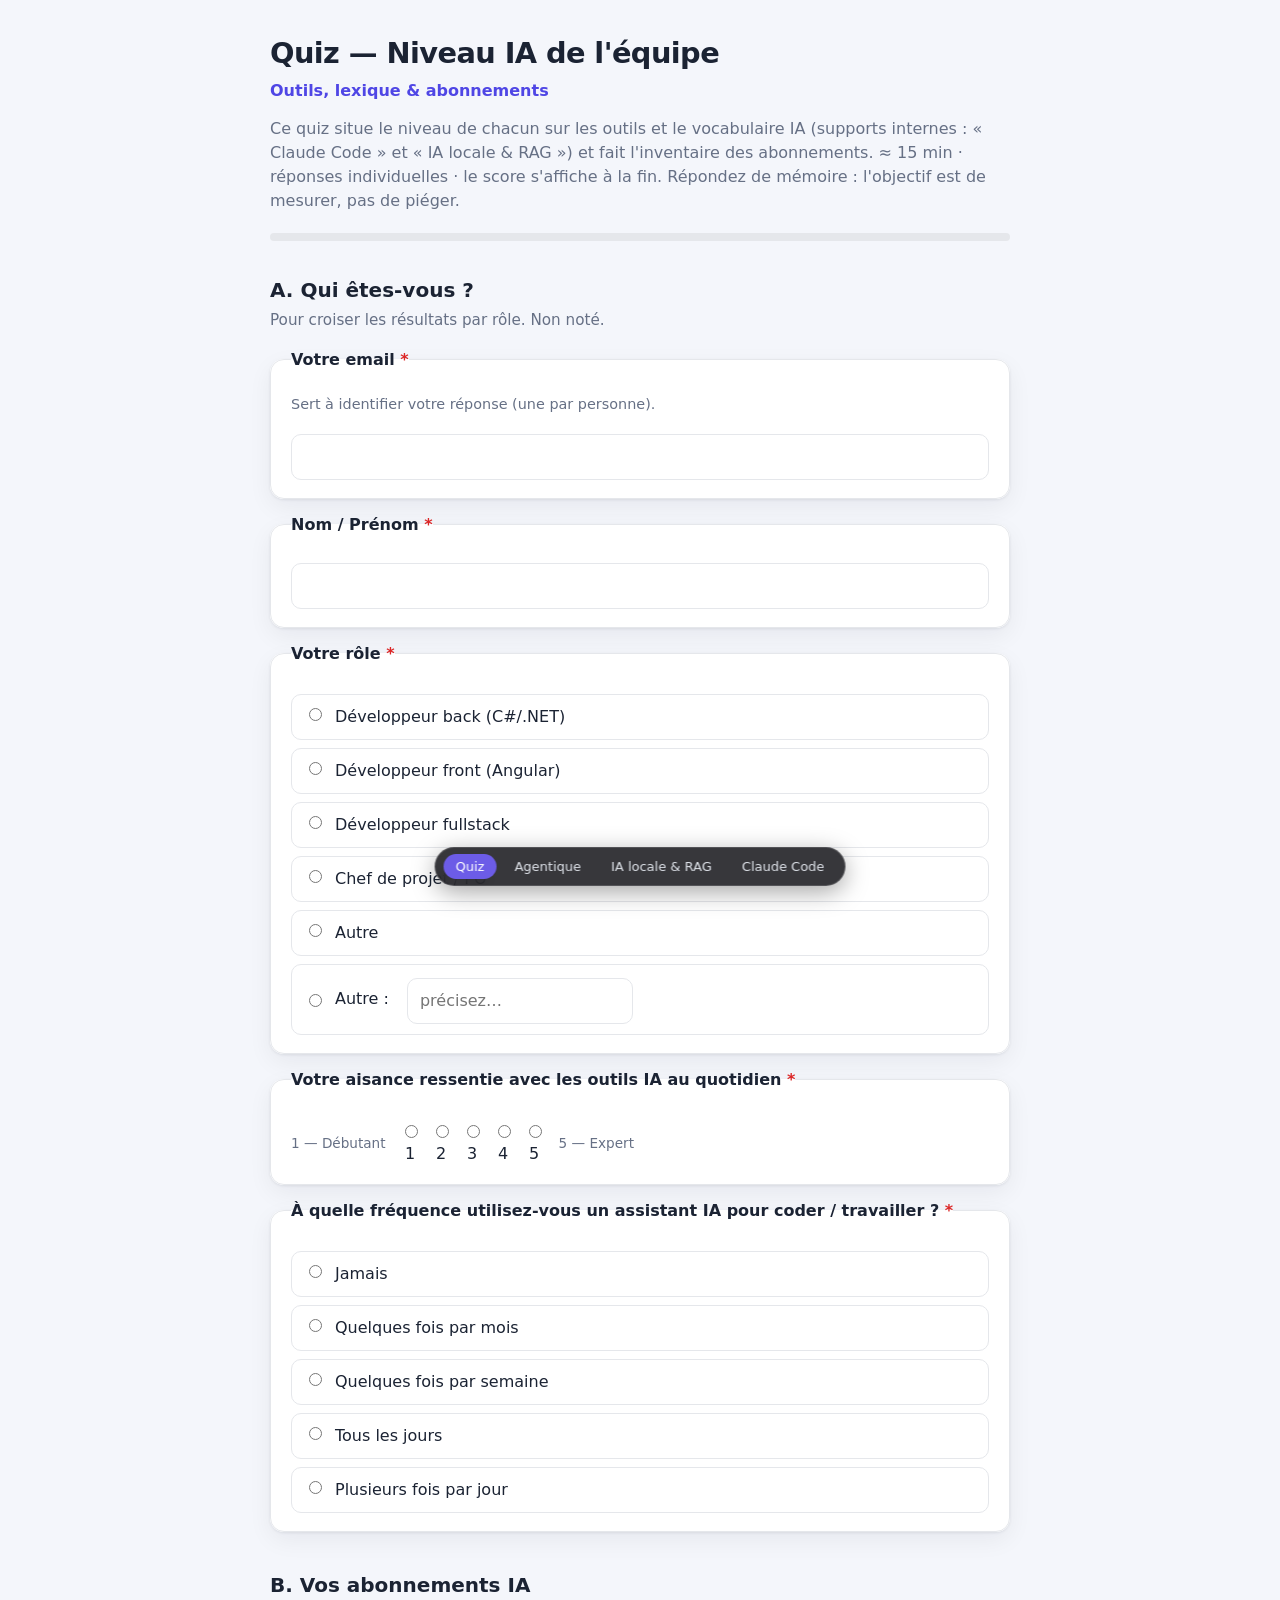
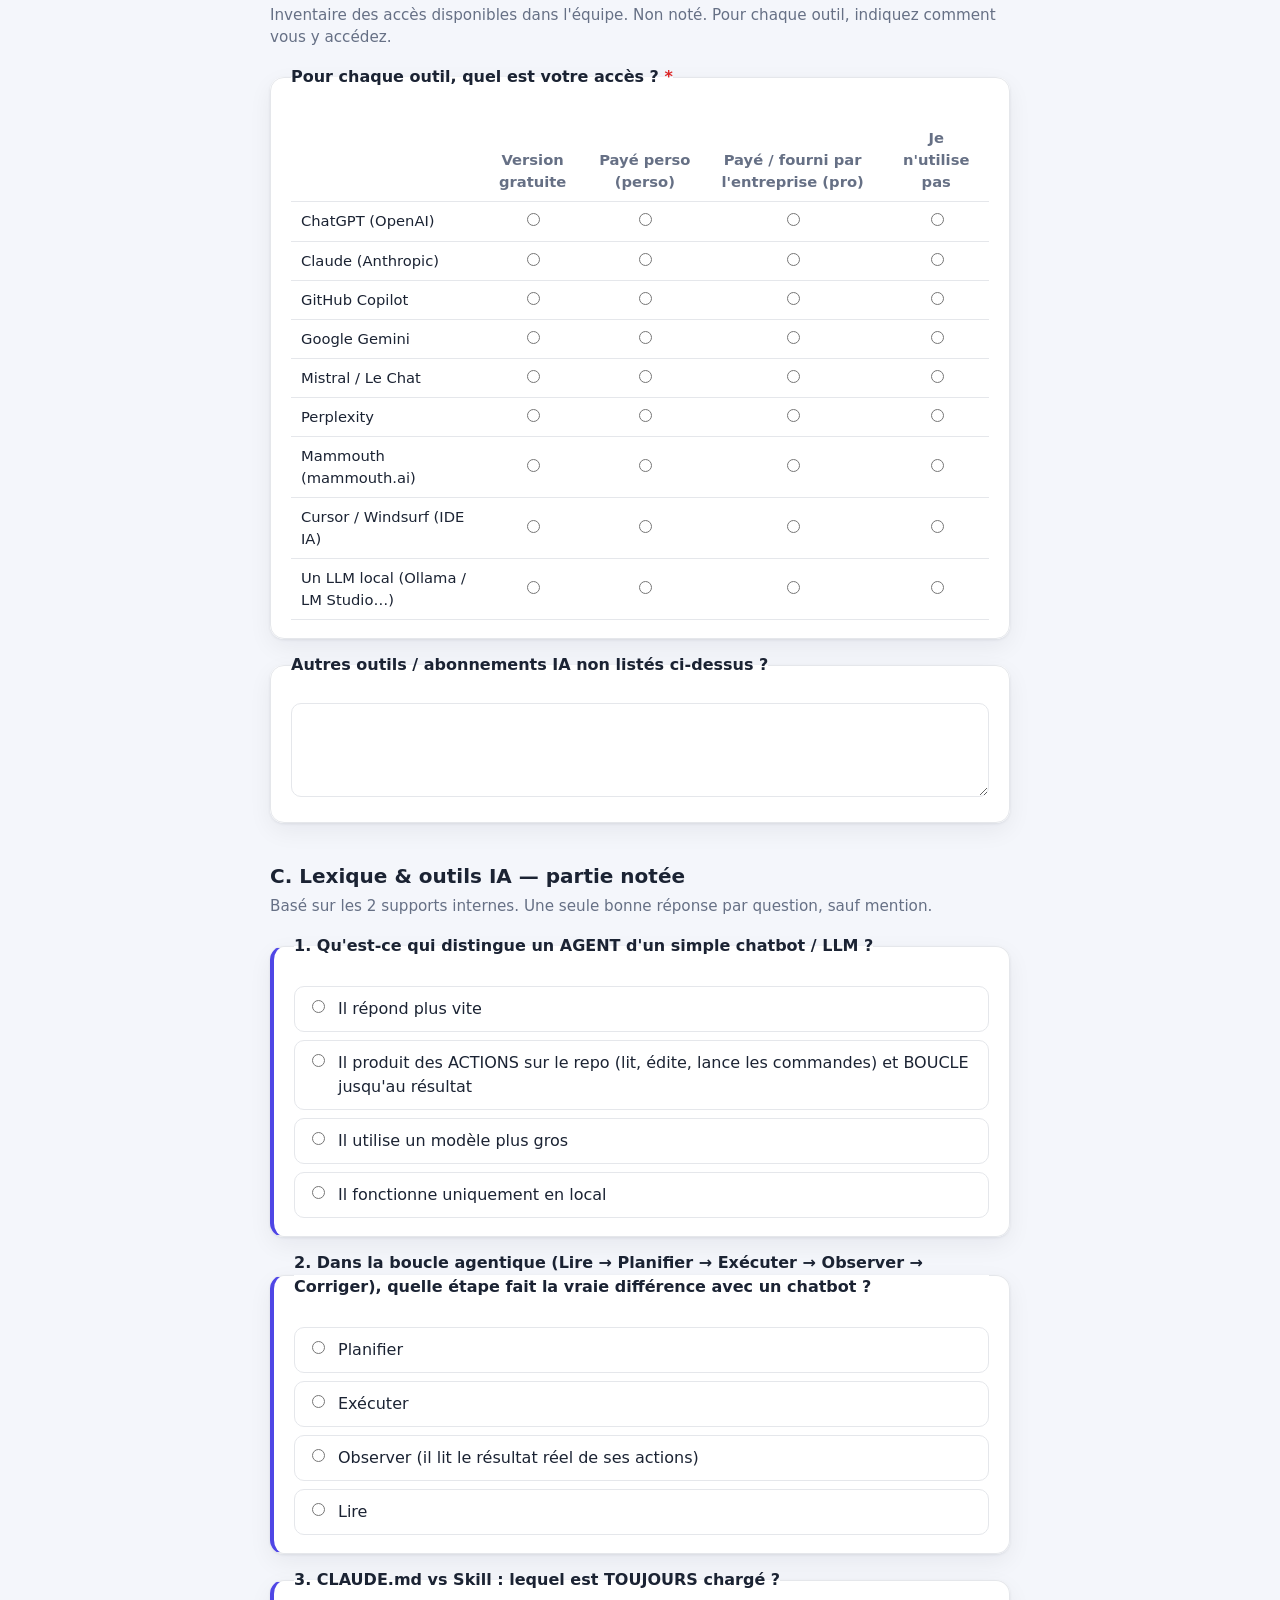
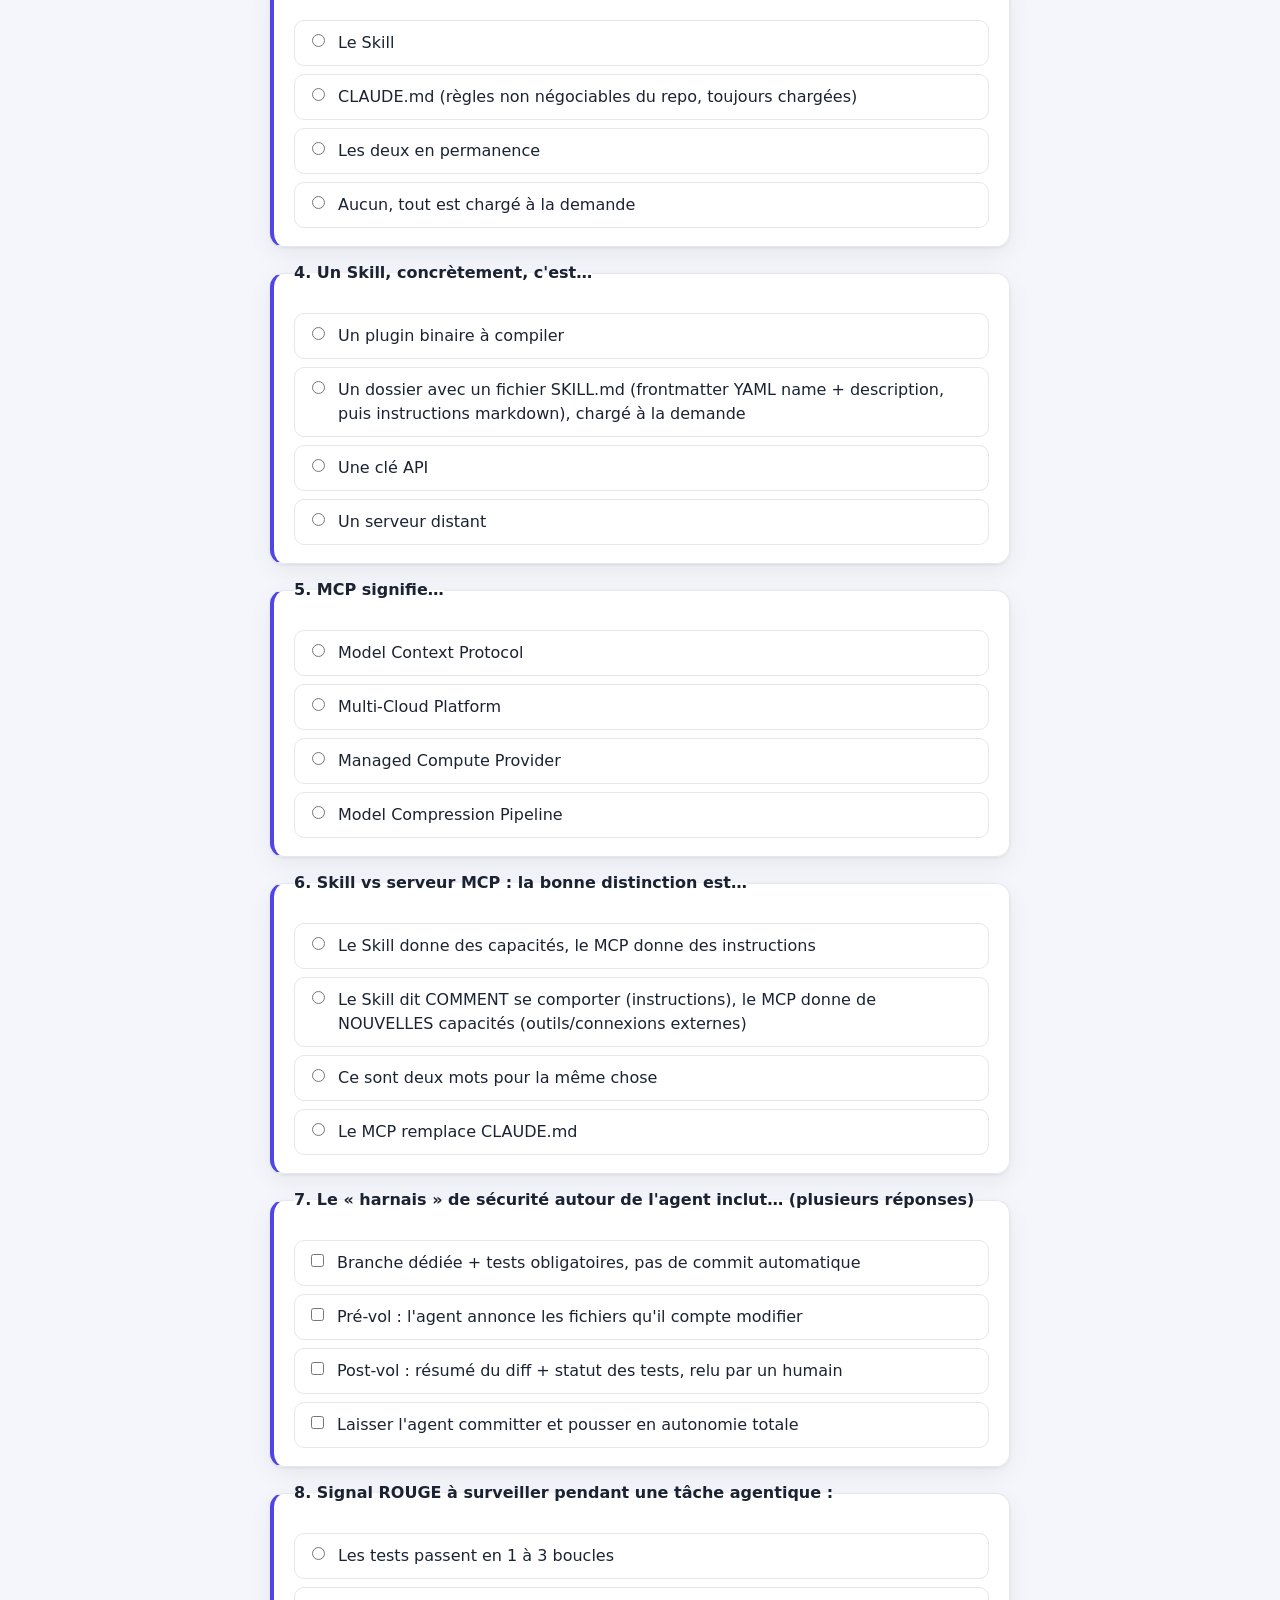
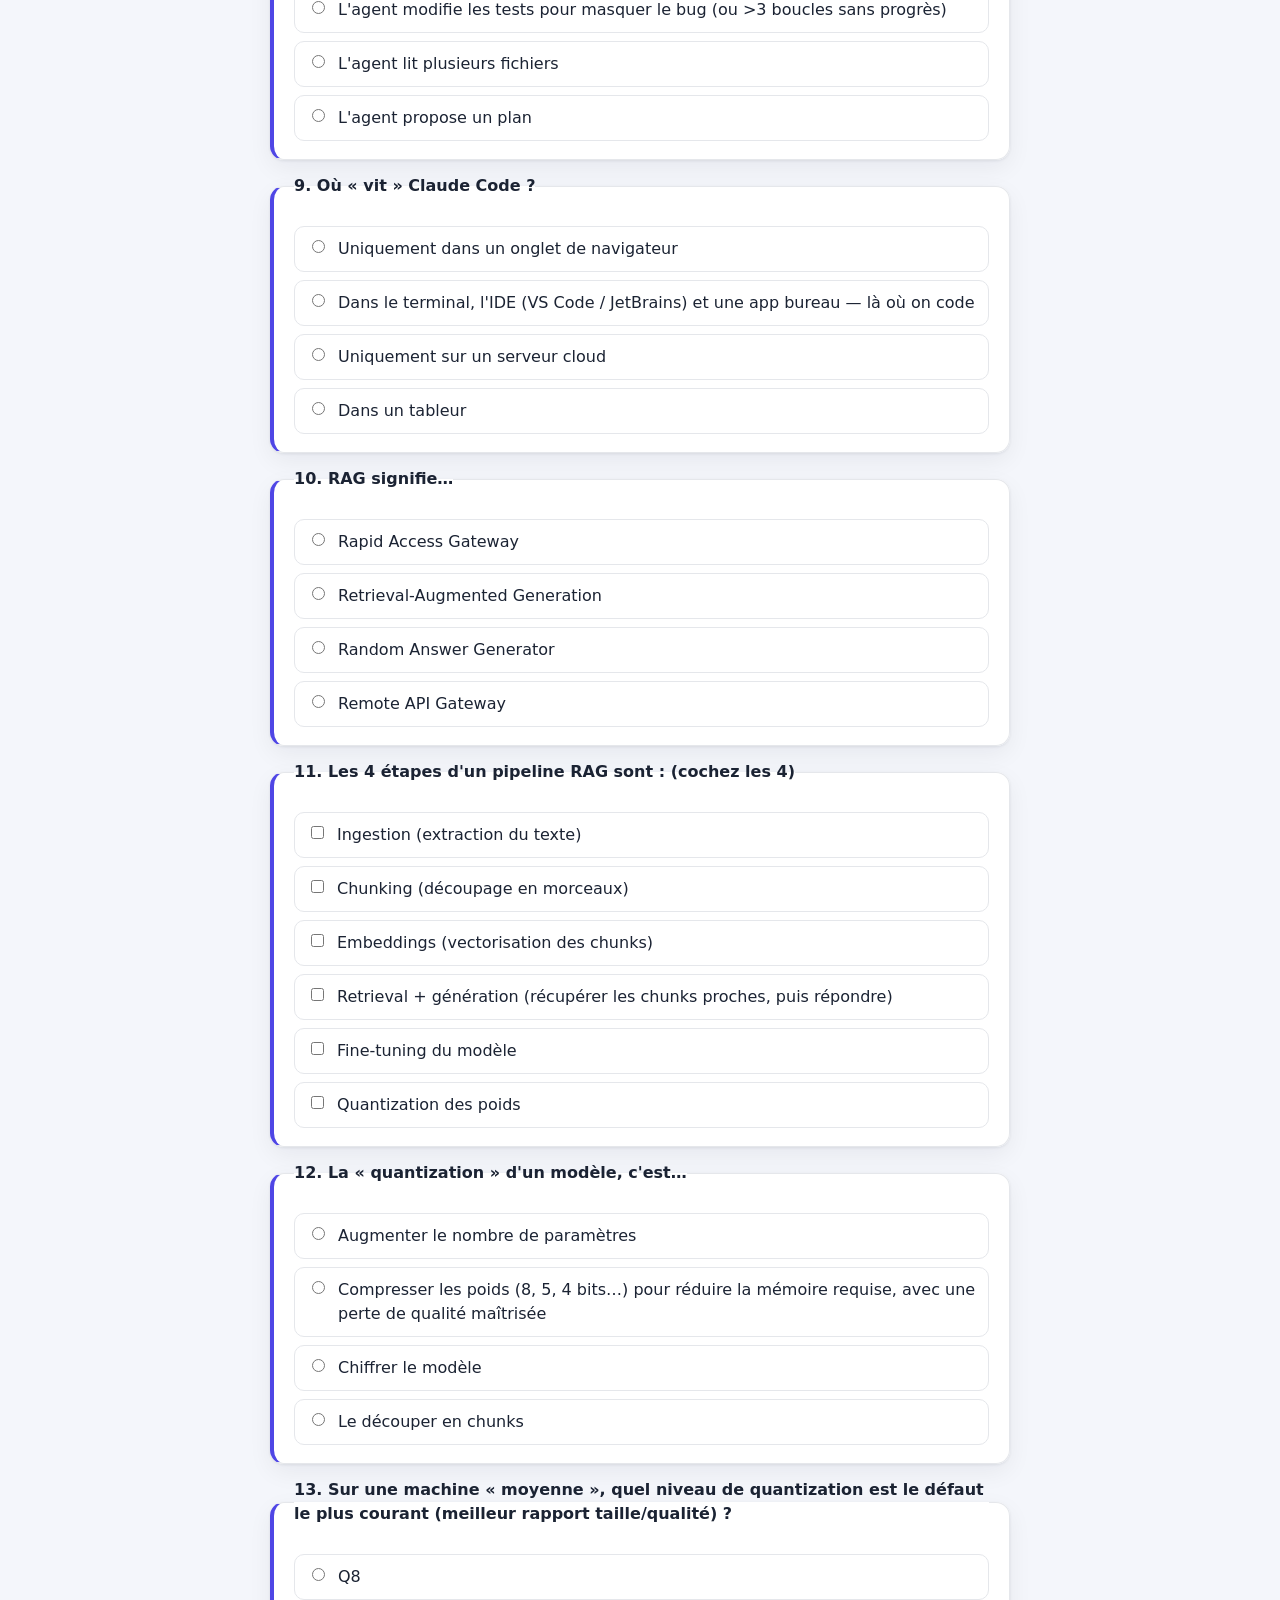
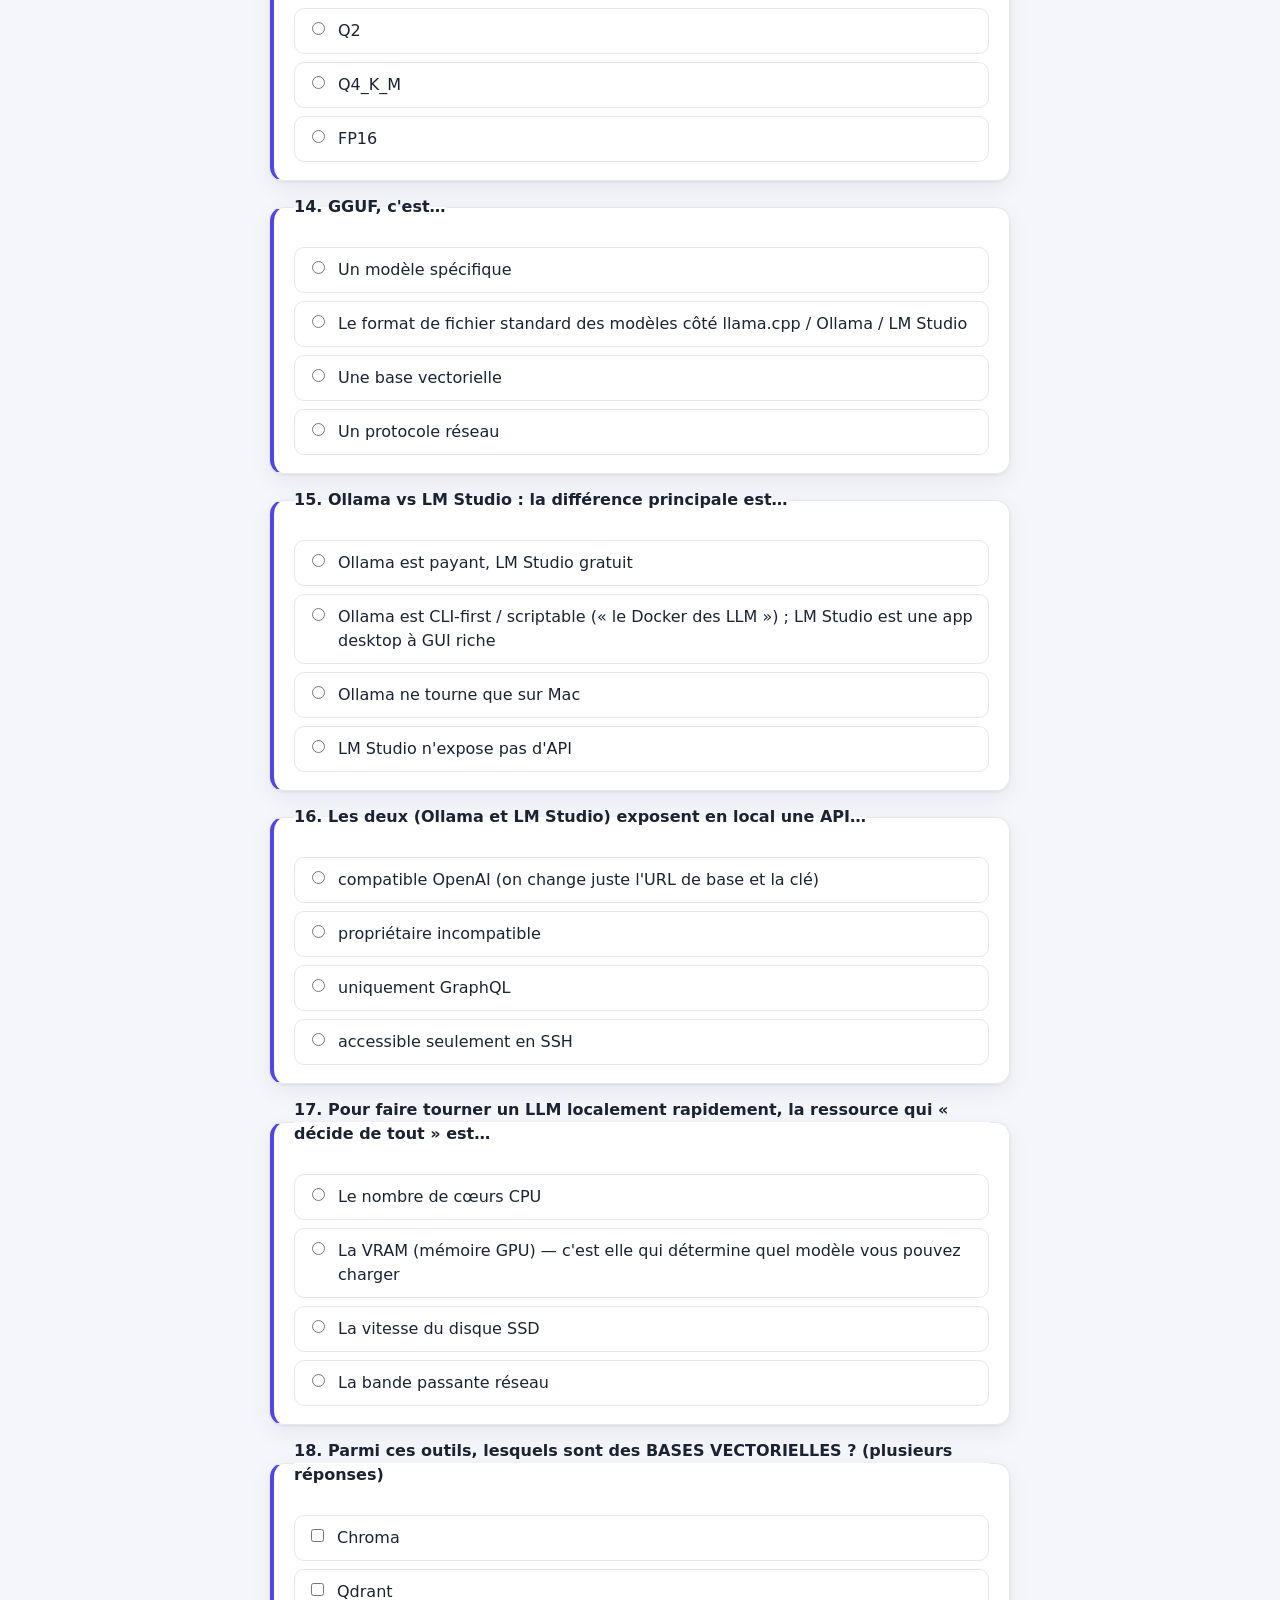
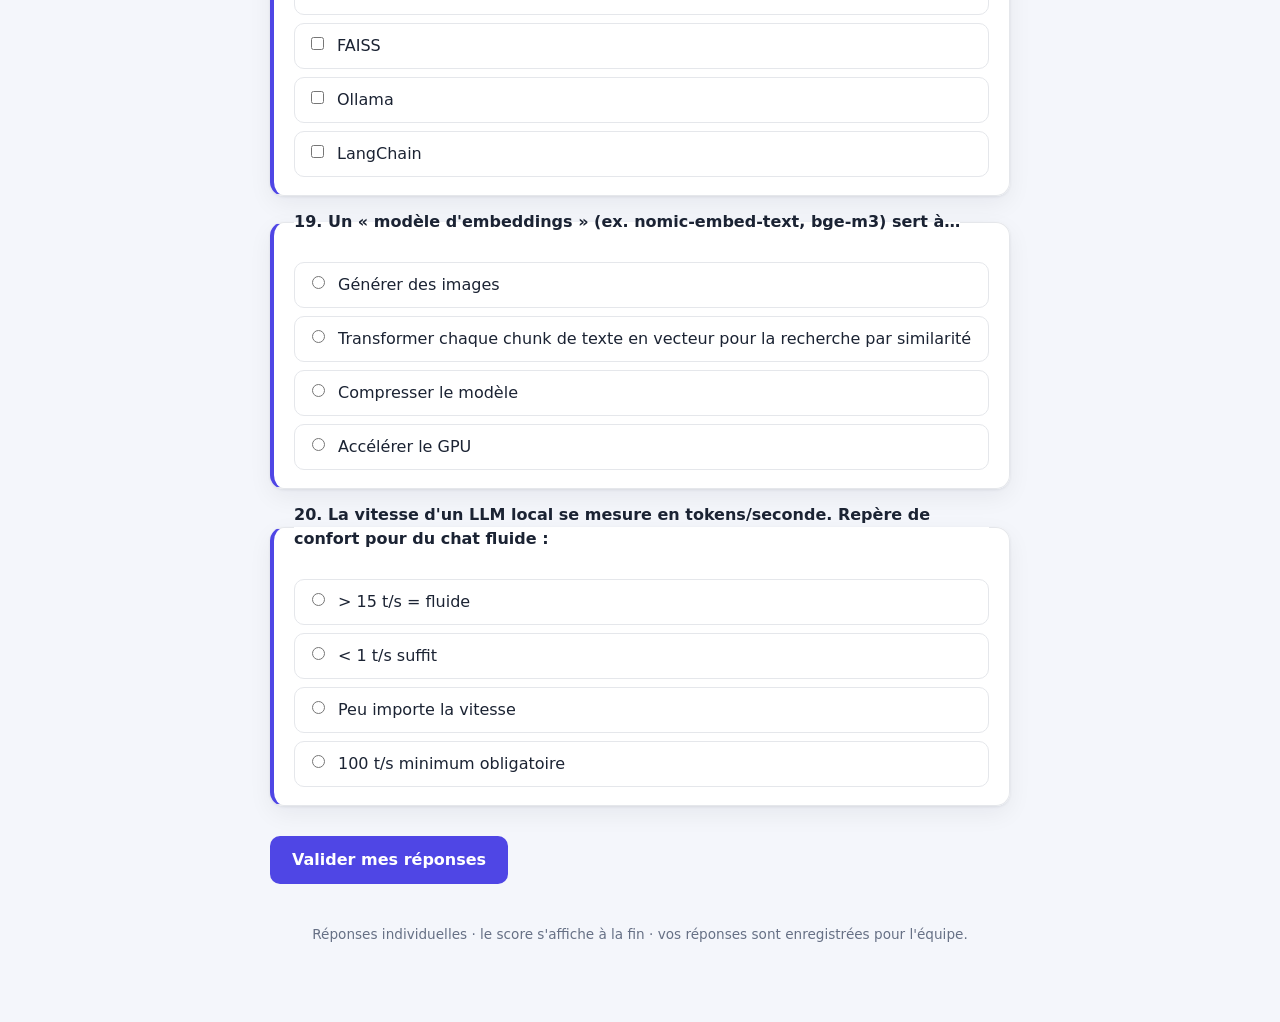
<file: index.html>
<!DOCTYPE html>
<html lang="fr">
<head>
  <meta charset="UTF-8" />
  <meta name="viewport" content="width=device-width, initial-scale=1.0" />
  <title>Quiz — Niveau IA de l'équipe</title>
  <link rel="stylesheet" href="css/styles.css" />
</head>
<body>
  <nav class="xnav" aria-label="Navigation entre les pages">
    <a href="index.html" aria-current="page">Quiz</a>
    <a href="agentique.html">Agentique</a>
    <a href="ia-locale-rag.html">IA locale &amp; RAG</a>
    <a href="claude-code-presentation.html">Claude Code</a>
  </nav>
  <style>
  .xnav{position:fixed;bottom:14px;left:50%;transform:translateX(-50%);z-index:99999;display:flex;gap:6px;padding:6px 8px;background:rgba(20,20,25,.85);backdrop-filter:blur(8px);border:1px solid rgba(255,255,255,.15);border-radius:999px;font:500 13px/1 system-ui,-apple-system,Segoe UI,Roboto,sans-serif;box-shadow:0 6px 24px rgba(0,0,0,.35)}
  .xnav a{color:#dfe3ea;text-decoration:none;padding:6px 12px;border-radius:999px;white-space:nowrap}
  .xnav a:hover{background:rgba(255,255,255,.12);color:#fff}
  .xnav a[aria-current="page"]{background:#6c5ce7;color:#fff}
  @media(max-width:560px){.xnav{font-size:12px;flex-wrap:wrap;justify-content:center;bottom:8px;max-width:94vw}}
  </style>
  <main class="wrap">
    <header class="hero">
      <h1 id="quiz-titre">Quiz — Niveau IA de l'équipe</h1>
      <p id="quiz-sous-titre" class="sous-titre"></p>
      <p id="quiz-intro" class="intro"></p>
    </header>

    <!-- Barre de progression -->
    <div class="progress" aria-hidden="true"><div class="progress-bar" id="progressBar"></div></div>

    <!-- Le formulaire est généré par js/app.js -->
    <form id="quizForm" novalidate>
      <div id="questions"></div>

      <div id="erreurGlobale" class="erreur-globale" role="alert" hidden></div>

      <div class="actions">
        <button type="submit" id="submitBtn" class="btn-primary">Valider mes réponses</button>
        <span id="submitState" class="submit-state" aria-live="polite"></span>
      </div>
    </form>

    <!-- Écran de résultats (masqué au départ) -->
    <section id="resultats" class="resultats" hidden aria-live="polite">
      <div class="score-card">
        <div class="score-num"><span id="scoreVal">0</span><span class="score-den">/ 20</span></div>
        <div class="score-pct" id="scorePct">0 %</div>
        <p class="score-msg" id="scoreMsg"></p>
      </div>
      <p id="confirmation" class="confirmation"></p>
      <h2>Correction détaillée</h2>
      <div id="correction" class="correction"></div>
      <button type="button" id="restartBtn" class="btn-secondary">Refaire le quiz</button>
    </section>

    <footer class="footer">
      <p>Réponses individuelles · le score s'affiche à la fin · vos réponses sont enregistrées pour l'équipe.</p>
    </footer>
  </main>

  <script src="js/quiz-data.js"></script>
  <script src="js/config.js"></script>
  <script src="js/app.js"></script>
</body>
</html>
</file>
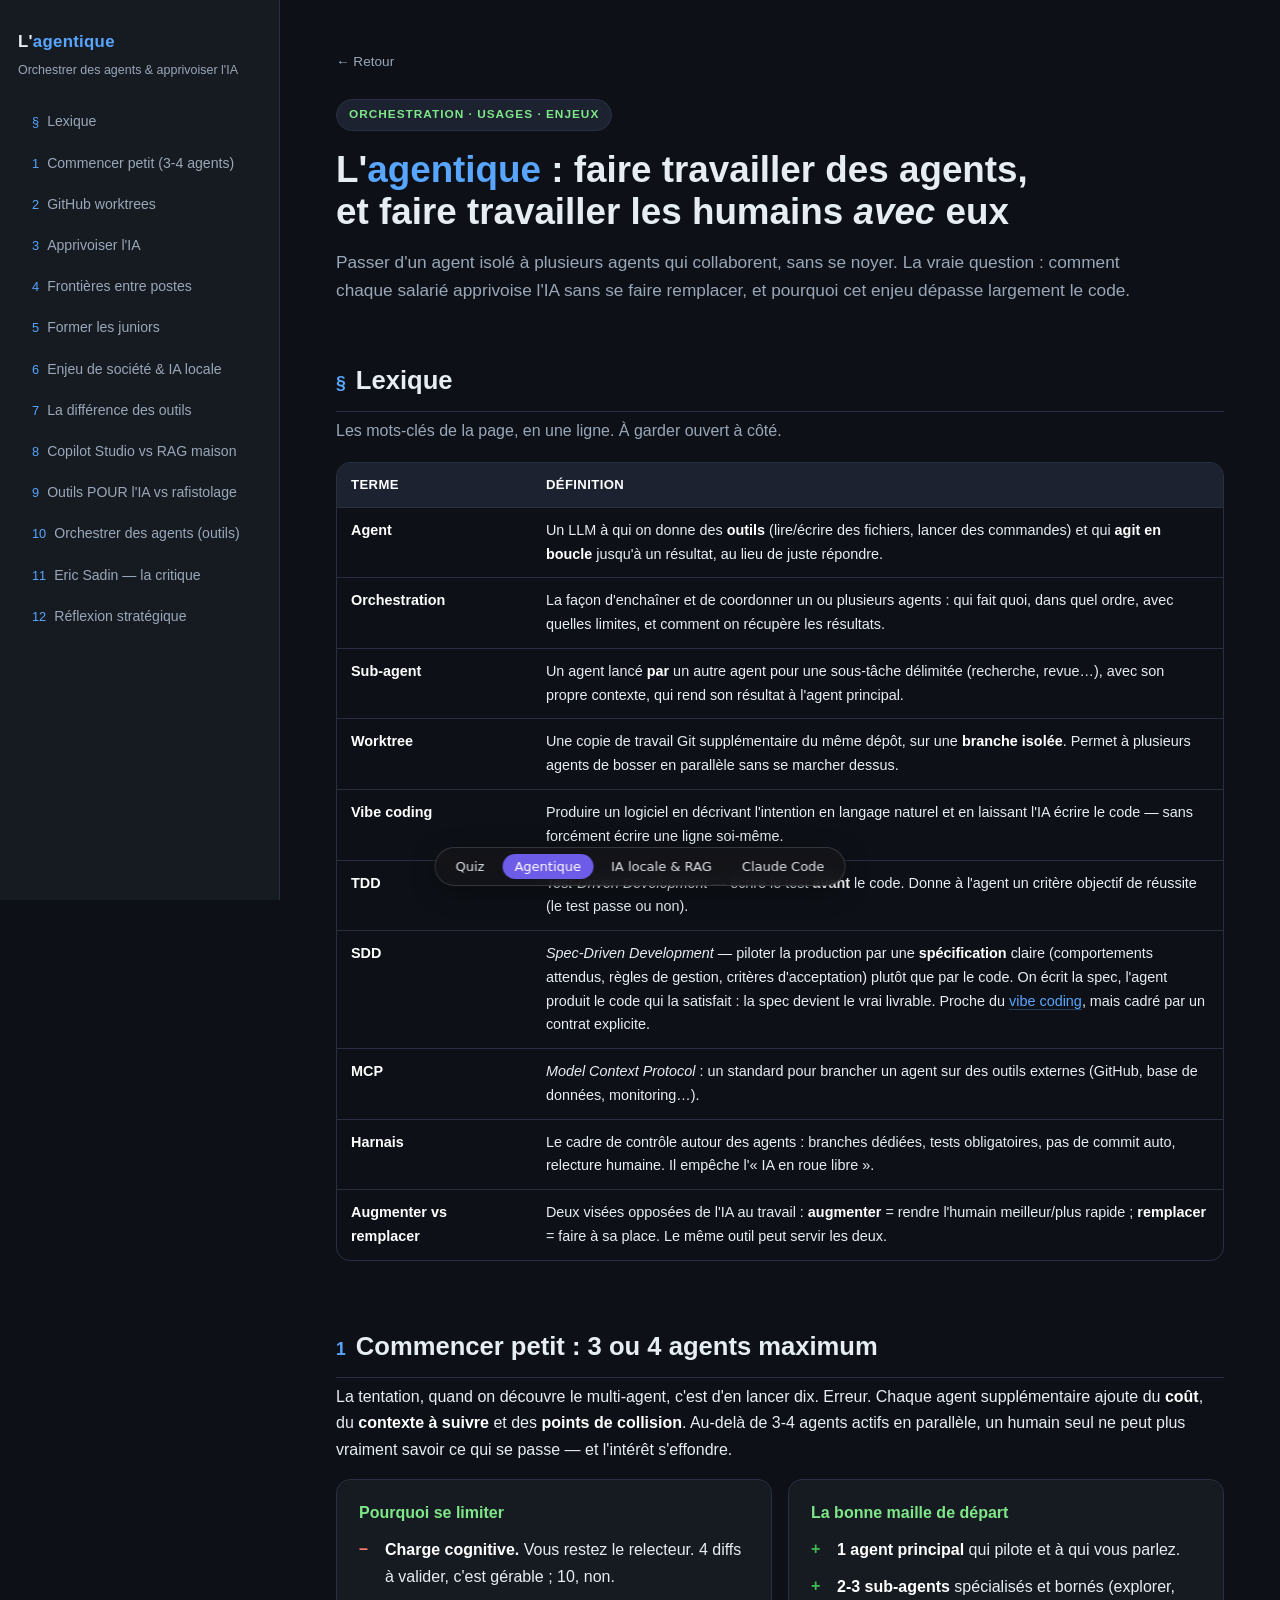
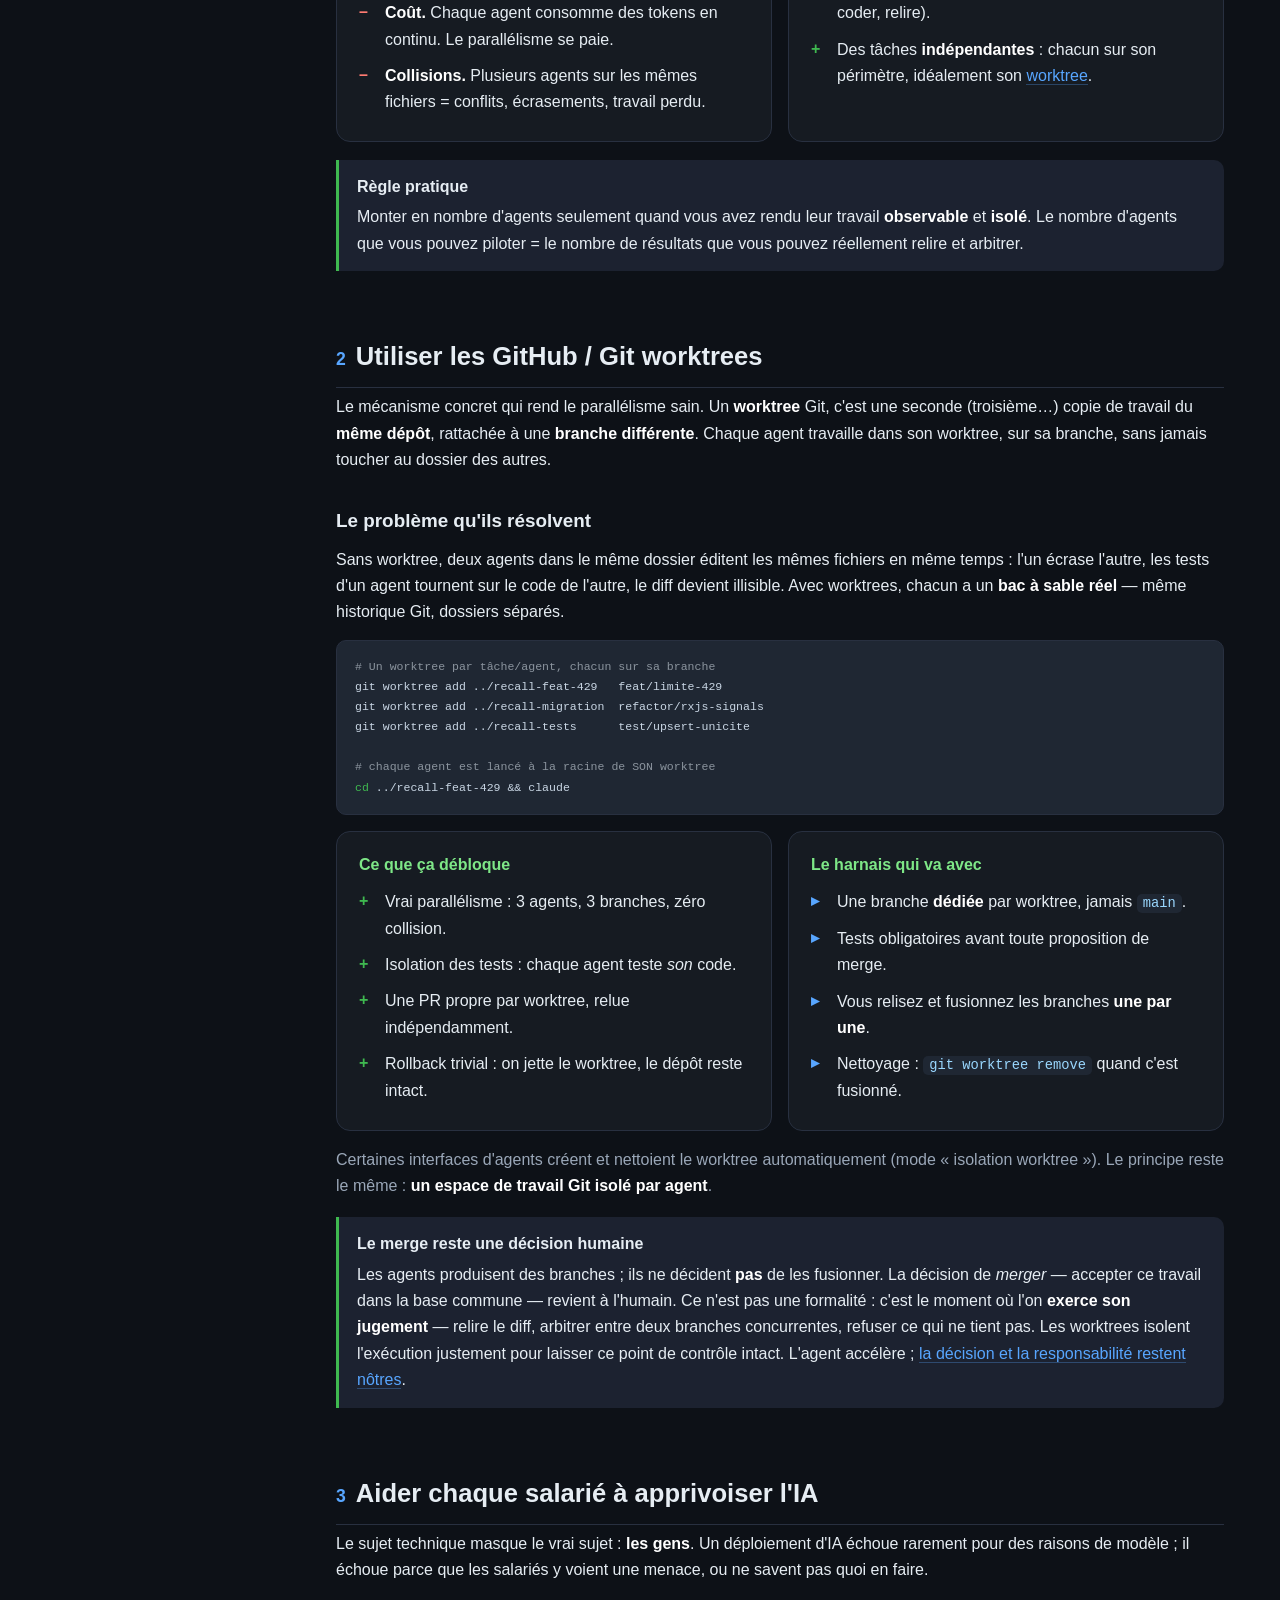
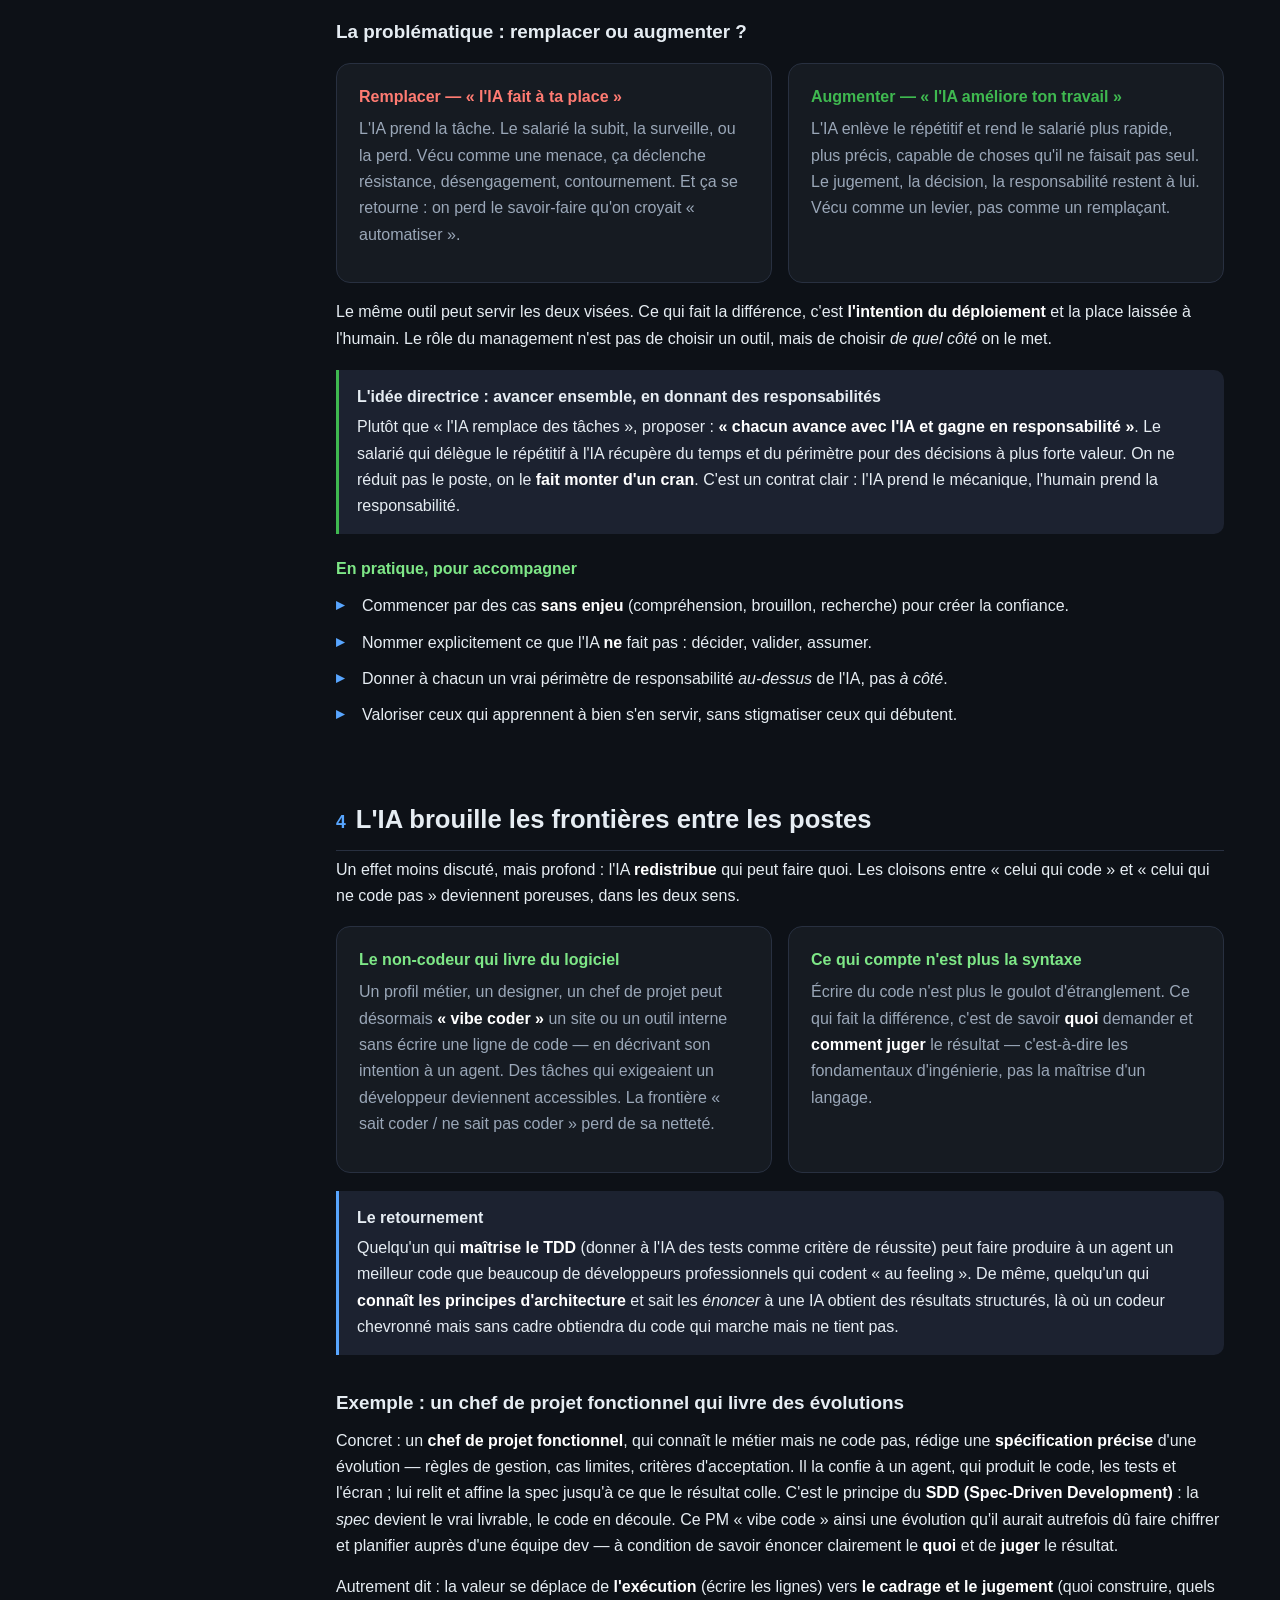
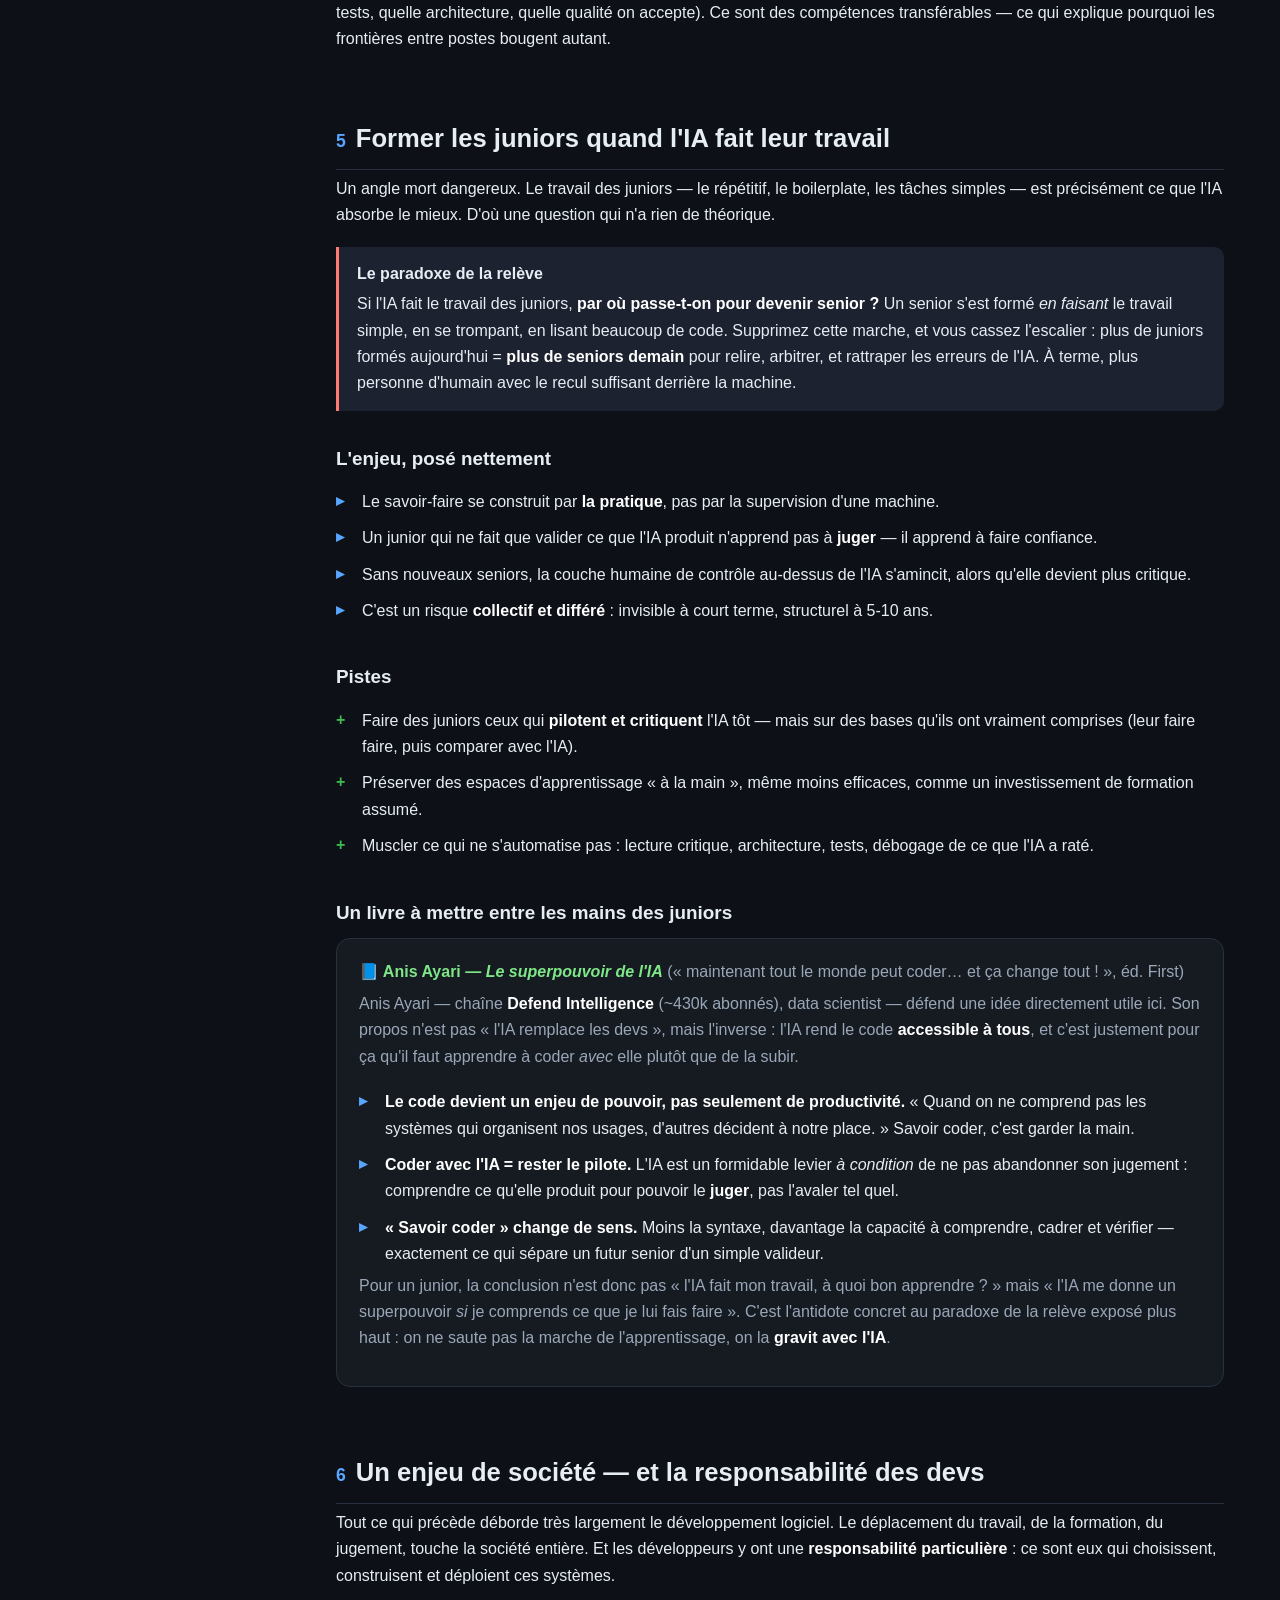
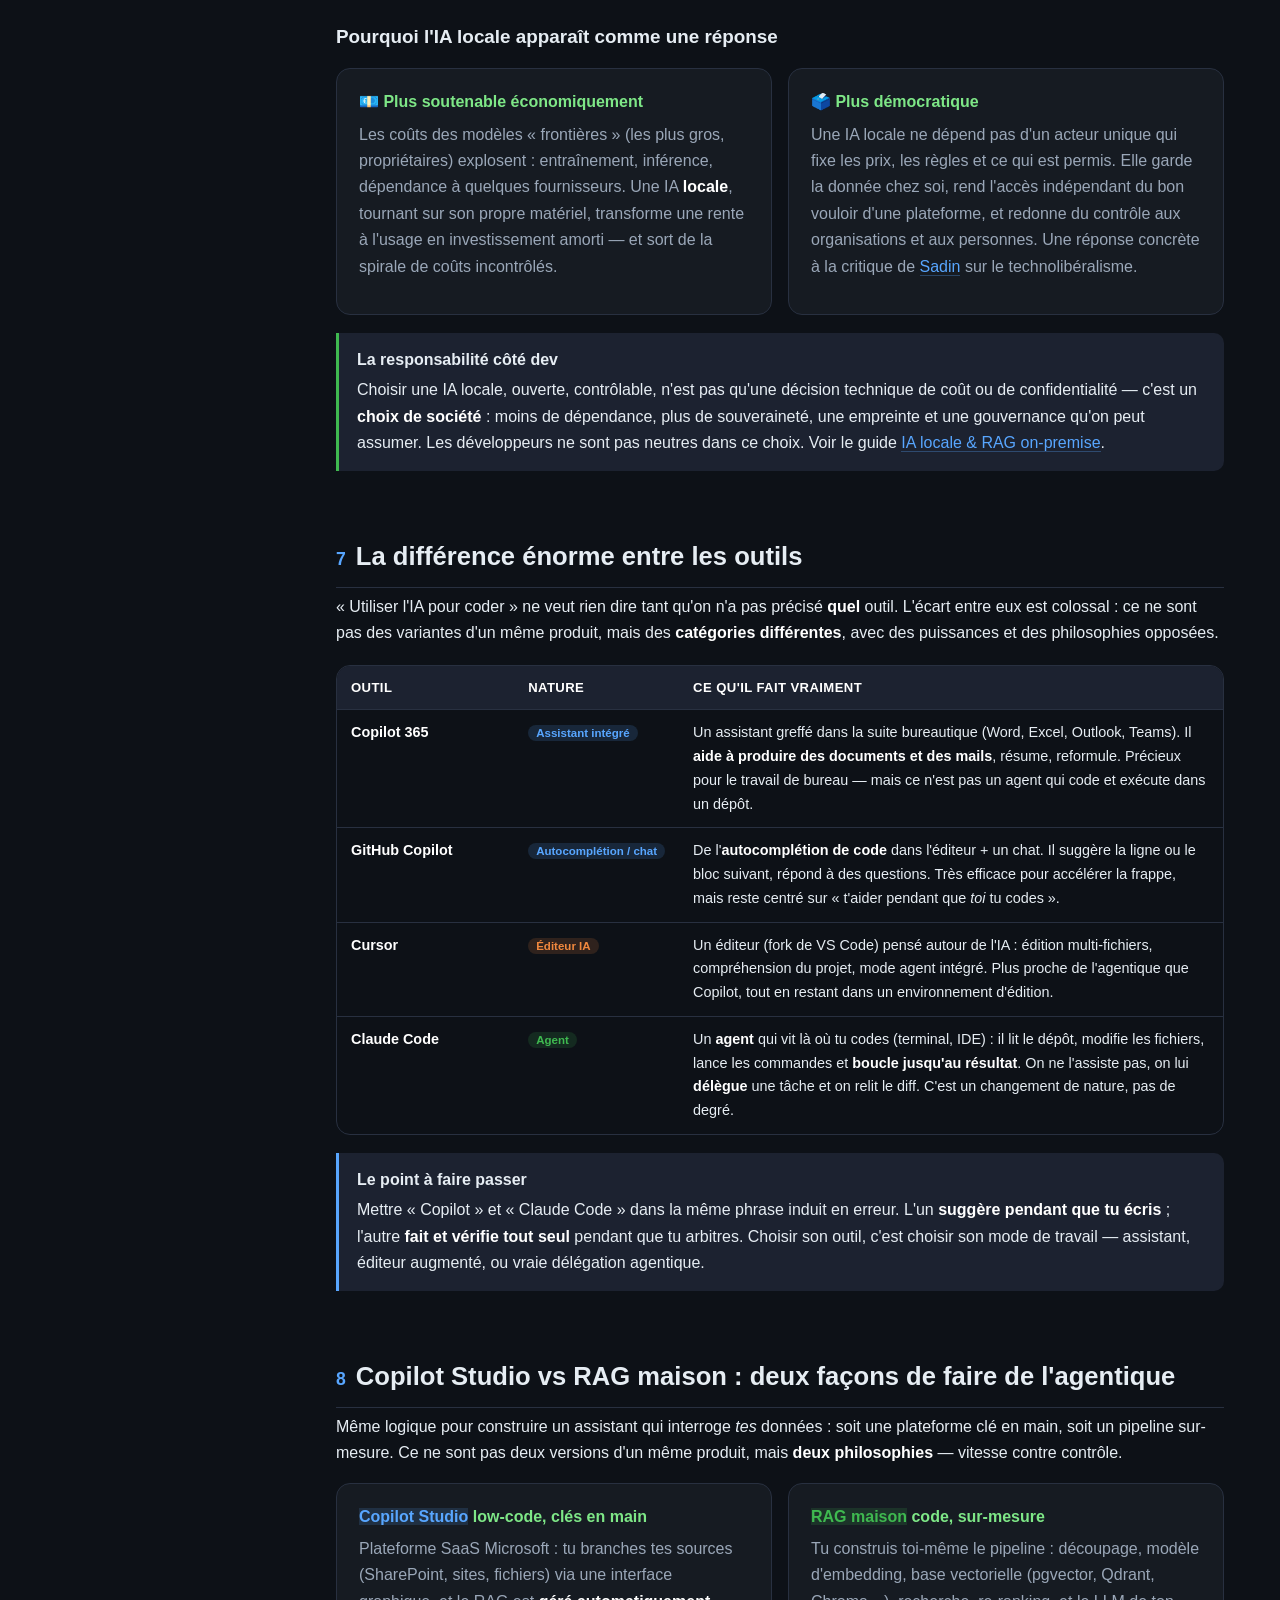
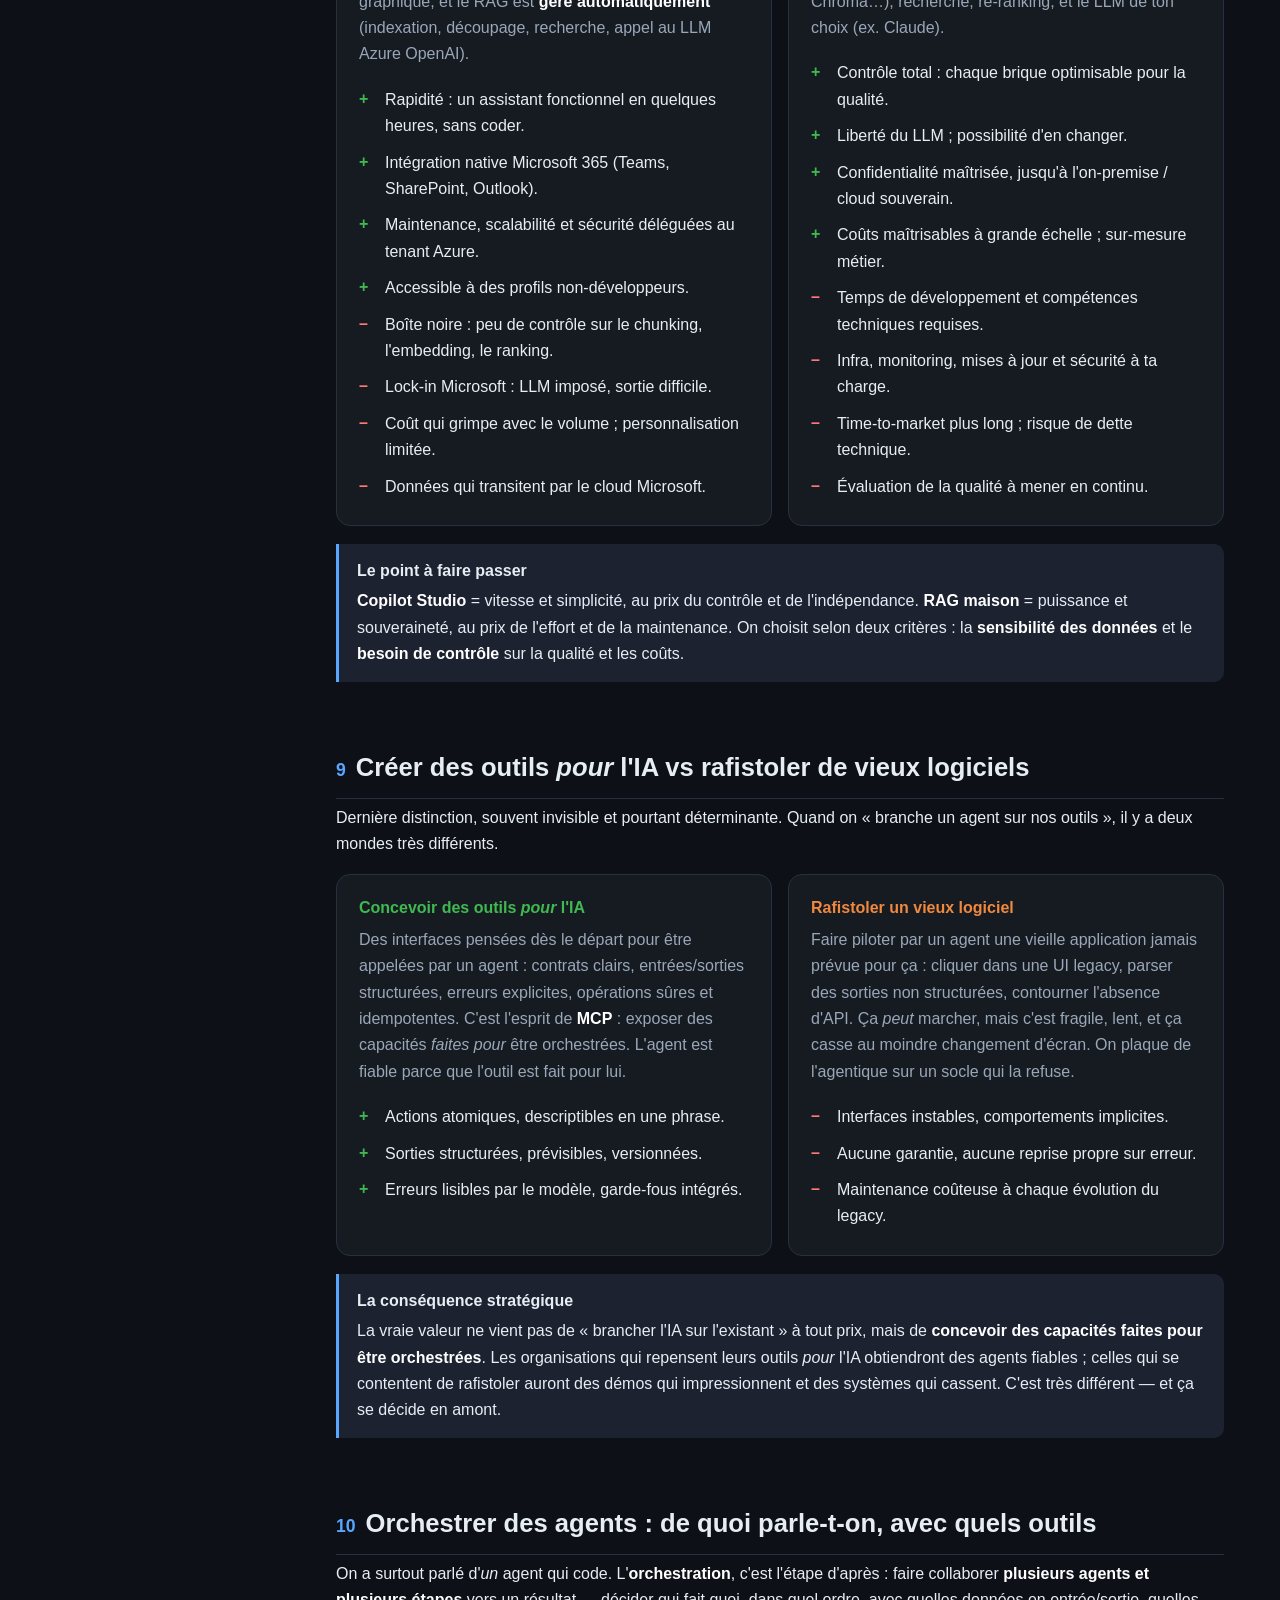
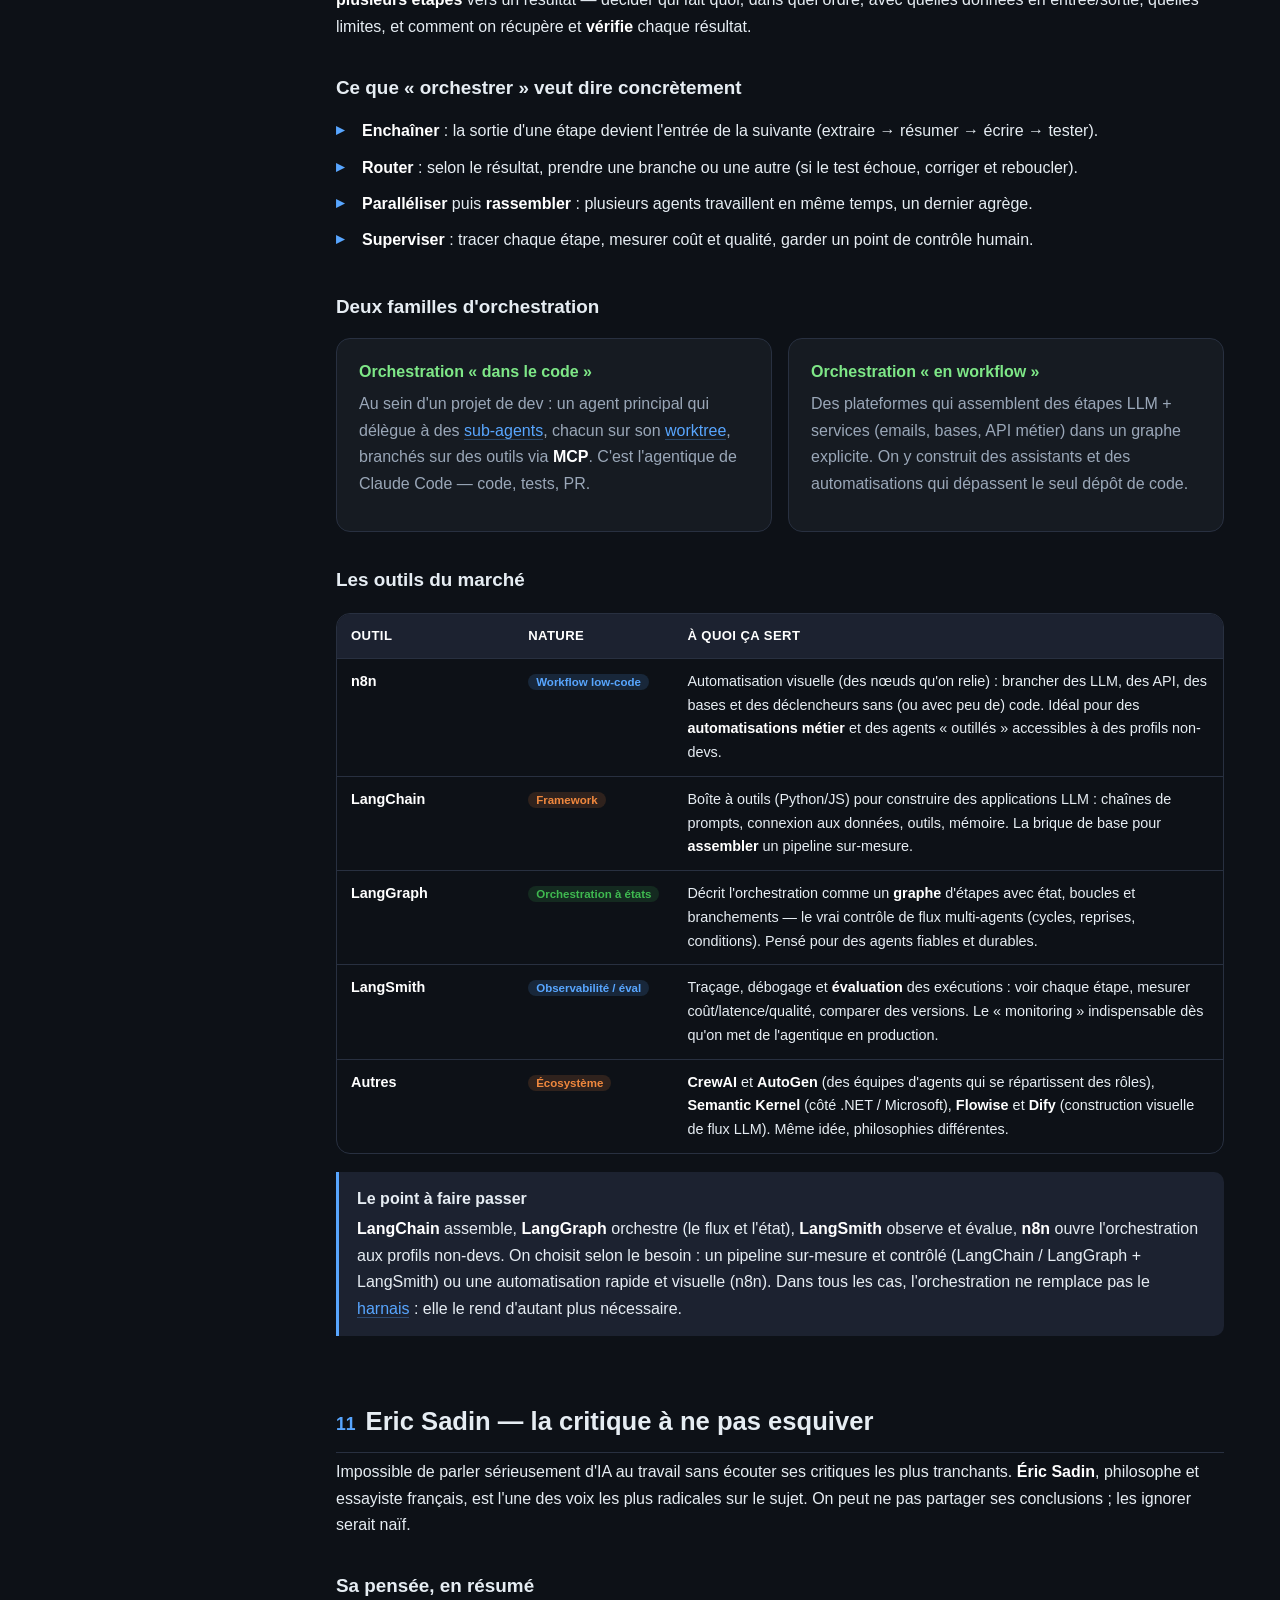
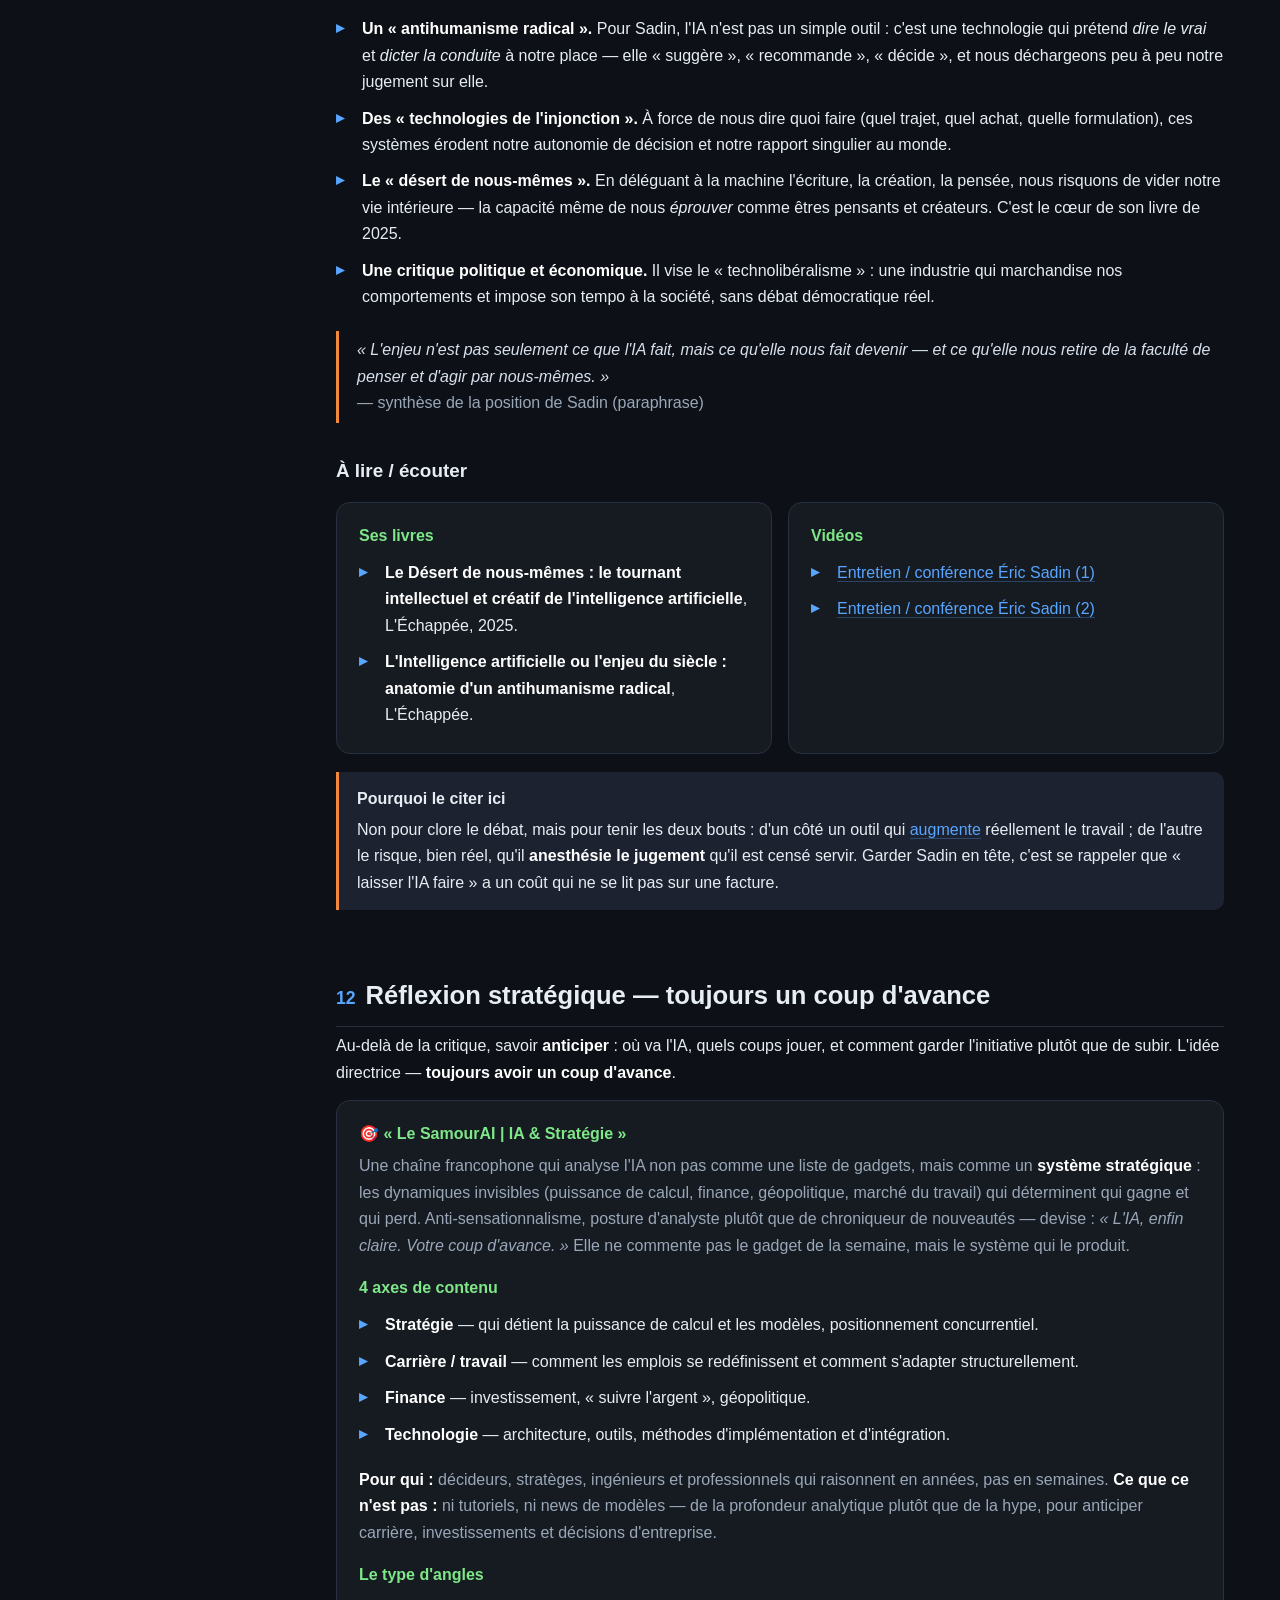
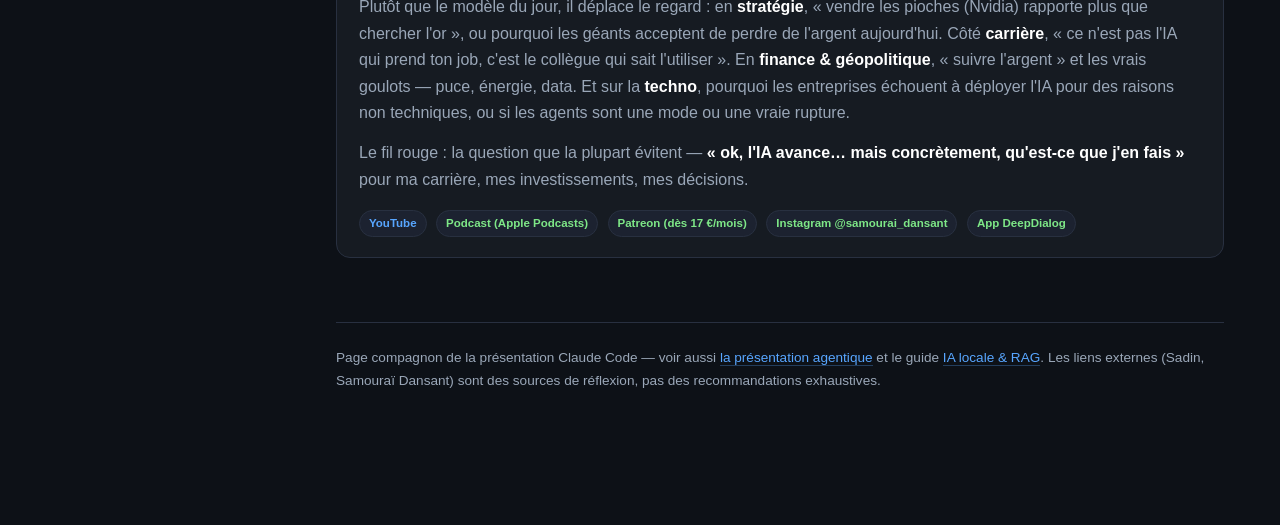
<file: agentique.html>
<!DOCTYPE html>
<html lang="fr">
<head>
<meta charset="UTF-8">
<meta name="viewport" content="width=device-width, initial-scale=1.0">
<title>L'agentique — orchestrer des agents & apprivoiser l'IA</title>
<style>
  :root{
    --bg:#0d1117; --bg2:#161b22; --bg3:#1c2230; --card:#161b22;
    --border:#283040; --txt:#e6edf3; --muted:#9aa7b8; --accent:#58a6ff;
    --accent2:#7ee787; --warn:#f0883e; --bad:#ff7b72; --good:#3fb950;
    --code:#1f2733;
    --radius:14px;
  }
  *{box-sizing:border-box}
  html{scroll-behavior:smooth}
  body{
    margin:0;background:var(--bg);color:var(--txt);
    font-family:-apple-system,BlinkMacSystemFont,"Segoe UI",Roboto,Helvetica,Arial,sans-serif;
    line-height:1.65;font-size:16px;
  }
  .layout{display:flex;max-width:1280px;margin:0 auto}
  /* Sidebar */
  nav.side{
    position:sticky;top:0;align-self:flex-start;height:100vh;overflow-y:auto;
    width:280px;flex-shrink:0;padding:28px 18px;border-right:1px solid var(--border);
    background:var(--bg2);
  }
  nav.side .brand{font-weight:800;font-size:1.05rem;letter-spacing:.3px;margin-bottom:4px}
  nav.side .brand span{color:var(--accent)}
  nav.side .sub{color:var(--muted);font-size:.78rem;margin-bottom:22px}
  nav.side a{
    display:block;color:var(--muted);text-decoration:none;padding:8px 12px;border-radius:8px;
    font-size:.88rem;margin-bottom:2px;border-left:2px solid transparent;
  }
  nav.side a:hover{background:var(--bg3);color:var(--txt)}
  nav.side a .n{color:var(--accent);font-variant-numeric:tabular-nums;margin-right:8px;font-size:.8rem}
  /* Main */
  main{flex:1;min-width:0;padding:48px 56px 120px}
  header.hero{margin-bottom:54px}
  header.hero h1{font-size:2.3rem;line-height:1.15;margin:0 0 14px;font-weight:800}
  header.hero h1 span{color:var(--accent)}
  header.hero p.lead{color:var(--muted);font-size:1.08rem;max-width:820px;margin:0}
  .tagline{display:inline-block;background:var(--bg3);border:1px solid var(--border);
    color:var(--accent2);font-size:.74rem;font-weight:700;letter-spacing:1px;text-transform:uppercase;
    padding:5px 12px;border-radius:999px;margin-bottom:18px}
  section{margin-bottom:64px;scroll-margin-top:24px}
  section h2{font-size:1.6rem;margin:0 0 6px;padding-bottom:10px;border-bottom:1px solid var(--border);font-weight:800}
  section h2 .num{color:var(--accent);font-size:1.1rem;margin-right:10px;font-variant-numeric:tabular-nums}
  section h3{font-size:1.18rem;margin:32px 0 10px;font-weight:700;color:var(--txt)}
  section h4{font-size:1rem;margin:22px 0 6px;font-weight:700;color:var(--accent2)}
  p{margin:0 0 14px}
  .muted{color:var(--muted)}
  strong{color:#fff}
  a.inline{color:var(--accent);text-decoration:none;border-bottom:1px solid rgba(88,166,255,.3)}
  a.inline:hover{border-bottom-color:var(--accent)}
  code{background:var(--code);padding:2px 6px;border-radius:5px;font-size:.86em;
    font-family:"SF Mono",ui-monospace,Menlo,Consolas,monospace;color:#9ad8ff}
  pre{background:var(--code);border:1px solid var(--border);border-radius:10px;padding:16px 18px;
    overflow-x:auto;font-size:.84rem;line-height:1.5;margin:0 0 16px}
  pre code{background:none;padding:0;color:#c9d6e4}
  /* cards / grids */
  .grid{display:grid;gap:16px;margin:16px 0}
  .grid.c2{grid-template-columns:1fr 1fr}
  .grid.c3{grid-template-columns:repeat(3,1fr)}
  .card{background:var(--card);border:1px solid var(--border);border-radius:var(--radius);padding:20px 22px}
  .card h4{margin-top:0}
  /* callouts */
  .note{border-left:3px solid var(--accent);background:var(--bg3);padding:14px 18px;border-radius:0 10px 10px 0;margin:18px 0}
  .note.warn{border-color:var(--warn)}
  .note.good{border-color:var(--good)}
  .note.bad{border-color:var(--bad)}
  .note .t{font-weight:700;display:block;margin-bottom:4px}
  /* tables */
  .tablewrap{overflow-x:auto;margin:18px 0;border:1px solid var(--border);border-radius:var(--radius)}
  table{border-collapse:collapse;width:100%;font-size:.9rem}
  th,td{padding:11px 14px;text-align:left;border-bottom:1px solid var(--border);vertical-align:top}
  th{background:var(--bg3);font-weight:700;color:#fff;white-space:nowrap;font-size:.82rem;text-transform:uppercase;letter-spacing:.4px}
  tr:last-child td{border-bottom:none}
  tbody tr:hover{background:rgba(88,166,255,.05)}
  td .pill{font-size:.72rem;padding:2px 8px;border-radius:999px;font-weight:700;white-space:nowrap}
  .pill.green{background:rgba(63,185,80,.15);color:var(--good)}
  .pill.orange{background:rgba(240,136,62,.15);color:var(--warn)}
  .pill.red{background:rgba(255,123,114,.15);color:var(--bad)}
  .pill.blue{background:rgba(88,166,255,.15);color:var(--accent)}
  /* pros cons */
  ul.clean{list-style:none;padding:0;margin:0}
  ul.clean li{padding:5px 0 5px 26px;position:relative}
  ul.clean li::before{position:absolute;left:0;top:4px;font-weight:800}
  ul.pro li::before{content:"+";color:var(--good)}
  ul.con li::before{content:"\2013";color:var(--bad)}
  ul.dot li::before{content:"\25B8";color:var(--accent)}
  ul.arrow li::before{content:"\2192";color:var(--accent2)}
  /* steps */
  .steps{counter-reset:s;margin:18px 0}
  .step{position:relative;padding:4px 0 18px 56px;border-left:2px solid var(--border);margin-left:18px}
  .step:last-child{border-left:2px solid transparent}
  .step::before{counter-increment:s;content:counter(s);position:absolute;left:-19px;top:0;
    width:38px;height:38px;border-radius:50%;background:var(--bg3);border:1px solid var(--accent);
    color:var(--accent);font-weight:800;display:flex;align-items:center;justify-content:center}
  .step h4{margin:6px 0 4px}
  /* level ladder */
  .levels{counter-reset:lv;margin:18px 0}
  .lvl{position:relative;background:var(--card);border:1px solid var(--border);border-left:3px solid var(--accent);
    border-radius:0 10px 10px 0;padding:16px 20px 16px 66px;margin-bottom:14px}
  .lvl::before{counter-increment:lv;content:"L" counter(lv);position:absolute;left:14px;top:16px;
    font-weight:800;color:var(--accent);font-size:1.05rem;letter-spacing:.5px}
  .lvl h4{margin:0 0 4px;color:var(--txt);font-size:1.05rem}
  .lvl .tools{margin-top:8px}
  .toolchip{display:inline-block;background:var(--bg3);border:1px solid var(--border);color:var(--accent2);
    font-size:.72rem;font-weight:600;padding:3px 9px;border-radius:999px;margin:3px 5px 0 0}
  footer{border-top:1px solid var(--border);padding-top:24px;color:var(--muted);font-size:.85rem}
  .quote{border-left:3px solid var(--warn);padding:6px 0 6px 18px;margin:16px 0;font-style:italic;color:#d7e0ec}
  .backlink{display:inline-block;margin-bottom:26px;color:var(--muted);text-decoration:none;font-size:.85rem}
  .backlink:hover{color:var(--accent)}
  @media(max-width:920px){
    nav.side{display:none}
    main{padding:28px 20px 80px}
    .grid.c2,.grid.c3{grid-template-columns:1fr}
    header.hero h1{font-size:1.8rem}
  }
</style>
</head>
<body>
<nav class="xnav" aria-label="Navigation entre les pages">
  <a href="index.html">Quiz</a>
  <a href="agentique.html" aria-current="page">Agentique</a>
  <a href="ia-locale-rag.html">IA locale &amp; RAG</a>
  <a href="claude-code-presentation.html">Claude Code</a>
</nav>
<style>
.xnav{position:fixed;bottom:14px;left:50%;transform:translateX(-50%);z-index:99999;display:flex;gap:6px;padding:6px 8px;background:rgba(20,20,25,.85);backdrop-filter:blur(8px);border:1px solid rgba(255,255,255,.15);border-radius:999px;font:500 13px/1 system-ui,-apple-system,Segoe UI,Roboto,sans-serif;box-shadow:0 6px 24px rgba(0,0,0,.35)}
.xnav a{color:#dfe3ea;text-decoration:none;padding:6px 12px;border-radius:999px;white-space:nowrap}
.xnav a:hover{background:rgba(255,255,255,.12);color:#fff}
.xnav a[aria-current="page"]{background:#6c5ce7;color:#fff}
@media(max-width:560px){.xnav{font-size:12px;flex-wrap:wrap;justify-content:center;bottom:8px;max-width:94vw}}
</style>
<div class="layout">
  <nav class="side">
    <div class="brand">L'<span>agentique</span></div>
    <div class="sub">Orchestrer des agents & apprivoiser l'IA</div>
    <a href="#lexique"><span class="n">§</span>Lexique</a>
    <a href="#petit"><span class="n">1</span>Commencer petit (3-4 agents)</a>
    <a href="#worktrees"><span class="n">2</span>GitHub worktrees</a>
    <a href="#apprivoiser"><span class="n">3</span>Apprivoiser l'IA</a>
    <a href="#frontieres"><span class="n">4</span>Frontières entre postes</a>
    <a href="#juniors"><span class="n">5</span>Former les juniors</a>
    <a href="#societe"><span class="n">6</span>Enjeu de société & IA locale</a>
    <a href="#outils"><span class="n">7</span>La différence des outils</a>
    <a href="#copilot-vs-rag"><span class="n">8</span>Copilot Studio vs RAG maison</a>
    <a href="#pour-lia"><span class="n">9</span>Outils POUR l'IA vs rafistolage</a>
    <a href="#orchestration"><span class="n">10</span>Orchestrer des agents (outils)</a>
    <a href="#sadin"><span class="n">11</span>Eric Sadin — la critique</a>
    <a href="#strategie"><span class="n">12</span>Réflexion stratégique</a>
  </nav>

  <main>
    <a href="index.html" class="backlink">← Retour</a>
    <header class="hero">
      <span class="tagline">Orchestration · usages · enjeux</span>
      <h1>L'<span>agentique</span> : faire travailler des agents,<br>et faire travailler les humains <em>avec</em> eux</h1>
      <p class="lead">Passer d'un agent isolé à plusieurs agents qui collaborent, sans se noyer. La vraie question : comment chaque salarié apprivoise l'IA sans se faire remplacer, et pourquoi cet enjeu dépasse largement le code.</p>
    </header>

    <!-- ===================== LEXIQUE ===================== -->
    <section id="lexique">
      <h2><span class="num">§</span>Lexique</h2>
      <p class="muted">Les mots-clés de la page, en une ligne. À garder ouvert à côté.</p>
      <div class="tablewrap">
      <table>
        <thead><tr><th style="width:22%">Terme</th><th>Définition</th></tr></thead>
        <tbody>
          <tr><td><strong>Agent</strong></td><td>Un LLM à qui on donne des <strong>outils</strong> (lire/écrire des fichiers, lancer des commandes) et qui <strong>agit en boucle</strong> jusqu'à un résultat, au lieu de juste répondre.</td></tr>
          <tr><td><strong>Orchestration</strong></td><td>La façon d'enchaîner et de coordonner un ou plusieurs agents : qui fait quoi, dans quel ordre, avec quelles limites, et comment on récupère les résultats.</td></tr>
          <tr><td><strong>Sub-agent</strong></td><td>Un agent lancé <strong>par</strong> un autre agent pour une sous-tâche délimitée (recherche, revue…), avec son propre contexte, qui rend son résultat à l'agent principal.</td></tr>
          <tr><td><strong>Worktree</strong></td><td>Une copie de travail Git supplémentaire du même dépôt, sur une <strong>branche isolée</strong>. Permet à plusieurs agents de bosser en parallèle sans se marcher dessus.</td></tr>
          <tr><td><strong>Vibe coding</strong></td><td>Produire un logiciel en décrivant l'intention en langage naturel et en laissant l'IA écrire le code — sans forcément écrire une ligne soi-même.</td></tr>
          <tr><td><strong>TDD</strong></td><td><em>Test-Driven Development</em> — écrire le test <strong>avant</strong> le code. Donne à l'agent un critère objectif de réussite (le test passe ou non).</td></tr>
          <tr><td><strong>SDD</strong></td><td><em>Spec-Driven Development</em> — piloter la production par une <strong>spécification</strong> claire (comportements attendus, règles de gestion, critères d'acceptation) plutôt que par le code. On écrit la spec, l'agent produit le code qui la satisfait : la spec devient le vrai livrable. Proche du <a href="#frontieres" class="inline">vibe coding</a>, mais cadré par un contrat explicite.</td></tr>
          <tr><td><strong>MCP</strong></td><td><em>Model Context Protocol</em> : un standard pour brancher un agent sur des outils externes (GitHub, base de données, monitoring…).</td></tr>
          <tr><td><strong>Harnais</strong></td><td>Le cadre de contrôle autour des agents : branches dédiées, tests obligatoires, pas de commit auto, relecture humaine. Il empêche l'« IA en roue libre ».</td></tr>
          <tr><td><strong>Augmenter vs remplacer</strong></td><td>Deux visées opposées de l'IA au travail : <strong>augmenter</strong> = rendre l'humain meilleur/plus rapide ; <strong>remplacer</strong> = faire à sa place. Le même outil peut servir les deux.</td></tr>
        </tbody>
      </table>
      </div>
    </section>

    <!-- ===================== 1 — COMMENCER PETIT ===================== -->
    <section id="petit">
      <h2><span class="num">1</span>Commencer petit : 3 ou 4 agents maximum</h2>
      <p>La tentation, quand on découvre le multi-agent, c'est d'en lancer dix. Erreur. Chaque agent supplémentaire ajoute du <strong>coût</strong>, du <strong>contexte à suivre</strong> et des <strong>points de collision</strong>. Au-delà de 3-4 agents actifs en parallèle, un humain seul ne peut plus vraiment savoir ce qui se passe — et l'intérêt s'effondre.</p>

      <div class="grid c2">
        <div class="card">
          <h4>Pourquoi se limiter</h4>
          <ul class="clean con">
            <li><strong>Charge cognitive.</strong> Vous restez le relecteur. 4 diffs à valider, c'est gérable ; 10, non.</li>
            <li><strong>Coût.</strong> Chaque agent consomme des tokens en continu. Le parallélisme se paie.</li>
            <li><strong>Collisions.</strong> Plusieurs agents sur les mêmes fichiers = conflits, écrasements, travail perdu.</li>
          </ul>
        </div>
        <div class="card">
          <h4>La bonne maille de départ</h4>
          <ul class="clean pro">
            <li><strong>1 agent principal</strong> qui pilote et à qui vous parlez.</li>
            <li><strong>2-3 sub-agents</strong> spécialisés et bornés (explorer, coder, relire).</li>
            <li>Des tâches <strong>indépendantes</strong> : chacun sur son périmètre, idéalement son <a href="#worktrees" class="inline">worktree</a>.</li>
          </ul>
        </div>
      </div>

      <div class="note good">
        <span class="t">Règle pratique</span>
        Monter en nombre d'agents seulement quand vous avez rendu leur travail <strong>observable</strong> et <strong>isolé</strong>. Le nombre d'agents que vous pouvez piloter = le nombre de résultats que vous pouvez réellement relire et arbitrer.
      </div>
    </section>

    <!-- ===================== 2 — WORKTREES ===================== -->
    <section id="worktrees">
      <h2><span class="num">2</span>Utiliser les GitHub / Git worktrees</h2>
      <p>Le mécanisme concret qui rend le parallélisme sain. Un <strong>worktree</strong> Git, c'est une seconde (troisième…) copie de travail du <strong>même dépôt</strong>, rattachée à une <strong>branche différente</strong>. Chaque agent travaille dans son worktree, sur sa branche, sans jamais toucher au dossier des autres.</p>

      <h3>Le problème qu'ils résolvent</h3>
      <p>Sans worktree, deux agents dans le même dossier éditent les mêmes fichiers en même temps : l'un écrase l'autre, les tests d'un agent tournent sur le code de l'autre, le diff devient illisible. Avec worktrees, chacun a un <strong>bac à sable réel</strong> — même historique Git, dossiers séparés.</p>

      <pre><code><span style="color:#8b949e"># Un worktree par tâche/agent, chacun sur sa branche</span>
git worktree add ../recall-feat-429   feat/limite-429
git worktree add ../recall-migration  refactor/rxjs-signals
git worktree add ../recall-tests      test/upsert-unicite

<span style="color:#8b949e"># chaque agent est lancé à la racine de SON worktree</span>
<span style="color:#3fb950">cd</span> ../recall-feat-429 && claude
</code></pre>

      <div class="grid c2">
        <div class="card">
          <h4>Ce que ça débloque</h4>
          <ul class="clean pro">
            <li>Vrai parallélisme : 3 agents, 3 branches, zéro collision.</li>
            <li>Isolation des tests : chaque agent teste <em>son</em> code.</li>
            <li>Une PR propre par worktree, relue indépendamment.</li>
            <li>Rollback trivial : on jette le worktree, le dépôt reste intact.</li>
          </ul>
        </div>
        <div class="card">
          <h4>Le harnais qui va avec</h4>
          <ul class="clean dot">
            <li>Une branche <strong>dédiée</strong> par worktree, jamais <code>main</code>.</li>
            <li>Tests obligatoires avant toute proposition de merge.</li>
            <li>Vous relisez et fusionnez les branches <strong>une par une</strong>.</li>
            <li>Nettoyage : <code>git worktree remove</code> quand c'est fusionné.</li>
          </ul>
        </div>
      </div>
      <p class="muted">Certaines interfaces d'agents créent et nettoient le worktree automatiquement (mode « isolation worktree »). Le principe reste le même : <strong>un espace de travail Git isolé par agent</strong>.</p>

      <div class="note good">
        <span class="t">Le merge reste une décision humaine</span>
        Les agents produisent des branches ; ils ne décident <strong>pas</strong> de les fusionner. La décision de <em>merger</em> — accepter ce travail dans la base commune — revient à l'humain. Ce n'est pas une formalité : c'est le moment où l'on <strong>exerce son jugement</strong> — relire le diff, arbitrer entre deux branches concurrentes, refuser ce qui ne tient pas. Les worktrees isolent l'exécution justement pour laisser ce point de contrôle intact. L'agent accélère ; <a href="#frontieres" class="inline">la décision et la responsabilité restent nôtres</a>.
      </div>
    </section>

    <!-- ===================== 5 — APPRIVOISER L'IA ===================== -->
    <section id="apprivoiser">
      <h2><span class="num">3</span>Aider chaque salarié à apprivoiser l'IA</h2>
      <p>Le sujet technique masque le vrai sujet : <strong>les gens</strong>. Un déploiement d'IA échoue rarement pour des raisons de modèle ; il échoue parce que les salariés y voient une menace, ou ne savent pas quoi en faire.</p>

      <h3>La problématique : remplacer ou augmenter ?</h3>
      <div class="grid c2">
        <div class="card">
          <h4 style="color:var(--bad)">Remplacer — « l'IA fait à ta place »</h4>
          <p class="muted">L'IA prend la tâche. Le salarié la subit, la surveille, ou la perd. Vécu comme une menace, ça déclenche résistance, désengagement, contournement. Et ça se retourne : on perd le savoir-faire qu'on croyait « automatiser ».</p>
        </div>
        <div class="card">
          <h4 style="color:var(--good)">Augmenter — « l'IA améliore ton travail »</h4>
          <p class="muted">L'IA enlève le répétitif et rend le salarié plus rapide, plus précis, capable de choses qu'il ne faisait pas seul. Le jugement, la décision, la responsabilité restent à lui. Vécu comme un levier, pas comme un remplaçant.</p>
        </div>
      </div>
      <p>Le même outil peut servir les deux visées. Ce qui fait la différence, c'est <strong>l'intention du déploiement</strong> et la place laissée à l'humain. Le rôle du management n'est pas de choisir un outil, mais de choisir <em>de quel côté</em> on le met.</p>

      <div class="note good">
        <span class="t">L'idée directrice : avancer ensemble, en donnant des responsabilités</span>
        Plutôt que « l'IA remplace des tâches », proposer : <strong>« chacun avance avec l'IA et gagne en responsabilité »</strong>. Le salarié qui délègue le répétitif à l'IA récupère du temps et du périmètre pour des décisions à plus forte valeur. On ne réduit pas le poste, on le <strong>fait monter d'un cran</strong>. C'est un contrat clair : l'IA prend le mécanique, l'humain prend la responsabilité.
      </div>

      <h4>En pratique, pour accompagner</h4>
      <ul class="clean dot">
        <li>Commencer par des cas <strong>sans enjeu</strong> (compréhension, brouillon, recherche) pour créer la confiance.</li>
        <li>Nommer explicitement ce que l'IA <strong>ne</strong> fait pas : décider, valider, assumer.</li>
        <li>Donner à chacun un vrai périmètre de responsabilité <em>au-dessus</em> de l'IA, pas <em>à côté</em>.</li>
        <li>Valoriser ceux qui apprennent à bien s'en servir, sans stigmatiser ceux qui débutent.</li>
      </ul>
    </section>

    <!-- ===================== 6 — FRONTIÈRES ENTRE POSTES ===================== -->
    <section id="frontieres">
      <h2><span class="num">4</span>L'IA brouille les frontières entre les postes</h2>
      <p>Un effet moins discuté, mais profond : l'IA <strong>redistribue</strong> qui peut faire quoi. Les cloisons entre « celui qui code » et « celui qui ne code pas » deviennent poreuses, dans les deux sens.</p>

      <div class="grid c2">
        <div class="card">
          <h4>Le non-codeur qui livre du logiciel</h4>
          <p class="muted">Un profil métier, un designer, un chef de projet peut désormais <strong>« vibe coder »</strong> un site ou un outil interne sans écrire une ligne de code — en décrivant son intention à un agent. Des tâches qui exigeaient un développeur deviennent accessibles. La frontière « sait coder / ne sait pas coder » perd de sa netteté.</p>
        </div>
        <div class="card">
          <h4>Ce qui compte n'est plus la syntaxe</h4>
          <p class="muted">Écrire du code n'est plus le goulot d'étranglement. Ce qui fait la différence, c'est de savoir <strong>quoi</strong> demander et <strong>comment juger</strong> le résultat — c'est-à-dire les fondamentaux d'ingénierie, pas la maîtrise d'un langage.</p>
        </div>
      </div>

      <div class="note">
        <span class="t">Le retournement</span>
        Quelqu'un qui <strong>maîtrise le TDD</strong> (donner à l'IA des tests comme critère de réussite) peut faire produire à un agent un meilleur code que beaucoup de développeurs professionnels qui codent « au feeling ». De même, quelqu'un qui <strong>connaît les principes d'architecture</strong> et sait les <em>énoncer</em> à une IA obtient des résultats structurés, là où un codeur chevronné mais sans cadre obtiendra du code qui marche mais ne tient pas.
      </div>

      <h3>Exemple : un chef de projet fonctionnel qui livre des évolutions</h3>
      <p>Concret : un <strong>chef de projet fonctionnel</strong>, qui connaît le métier mais ne code pas, rédige une <strong>spécification précise</strong> d'une évolution — règles de gestion, cas limites, critères d'acceptation. Il la confie à un agent, qui produit le code, les tests et l'écran ; lui relit et affine la spec jusqu'à ce que le résultat colle. C'est le principe du <strong>SDD (Spec-Driven Development)</strong> : la <em>spec</em> devient le vrai livrable, le code en découle. Ce PM « vibe code » ainsi une évolution qu'il aurait autrefois dû faire chiffrer et planifier auprès d'une équipe dev — à condition de savoir énoncer clairement le <strong>quoi</strong> et de <strong>juger</strong> le résultat.</p>

      <p>Autrement dit : la valeur se déplace de <strong>l'exécution</strong> (écrire les lignes) vers <strong>le cadrage et le jugement</strong> (quoi construire, quels tests, quelle architecture, quelle qualité on accepte). Ce sont des compétences transférables — ce qui explique pourquoi les frontières entre postes bougent autant.</p>
    </section>

    <!-- ===================== 9 — JUNIORS ===================== -->
    <section id="juniors">
      <h2><span class="num">5</span>Former les juniors quand l'IA fait leur travail</h2>
      <p>Un angle mort dangereux. Le travail des juniors — le répétitif, le boilerplate, les tâches simples — est précisément ce que l'IA absorbe le mieux. D'où une question qui n'a rien de théorique.</p>

      <div class="note bad">
        <span class="t">Le paradoxe de la relève</span>
        Si l'IA fait le travail des juniors, <strong>par où passe-t-on pour devenir senior ?</strong> Un senior s'est formé <em>en faisant</em> le travail simple, en se trompant, en lisant beaucoup de code. Supprimez cette marche, et vous cassez l'escalier : plus de juniors formés aujourd'hui = <strong>plus de seniors demain</strong> pour relire, arbitrer, et rattraper les erreurs de l'IA. À terme, plus personne d'humain avec le recul suffisant derrière la machine.
      </div>

      <h3>L'enjeu, posé nettement</h3>
      <ul class="clean dot">
        <li>Le savoir-faire se construit par <strong>la pratique</strong>, pas par la supervision d'une machine.</li>
        <li>Un junior qui ne fait que valider ce que l'IA produit n'apprend pas à <strong>juger</strong> — il apprend à faire confiance.</li>
        <li>Sans nouveaux seniors, la couche humaine de contrôle au-dessus de l'IA s'amincit, alors qu'elle devient plus critique.</li>
        <li>C'est un risque <strong>collectif et différé</strong> : invisible à court terme, structurel à 5-10 ans.</li>
      </ul>

      <h3>Pistes</h3>
      <ul class="clean pro">
        <li>Faire des juniors ceux qui <strong>pilotent et critiquent</strong> l'IA tôt — mais sur des bases qu'ils ont vraiment comprises (leur faire faire, puis comparer avec l'IA).</li>
        <li>Préserver des espaces d'apprentissage « à la main », même moins efficaces, comme un investissement de formation assumé.</li>
        <li>Muscler ce qui ne s'automatise pas : lecture critique, architecture, tests, débogage de ce que l'IA a raté.</li>
      </ul>

      <h3>Un livre à mettre entre les mains des juniors</h3>
      <div class="card">
        <h4>📘 Anis Ayari — <em>Le superpouvoir de l'IA</em> <span class="muted" style="font-weight:400">(« maintenant tout le monde peut coder… et ça change tout ! », éd. First)</span></h4>
        <p class="muted">Anis Ayari — chaîne <strong>Defend Intelligence</strong> (~430k abonnés), data scientist — défend une idée directement utile ici. Son propos n'est pas « l'IA remplace les devs », mais l'inverse : l'IA rend le code <strong>accessible à tous</strong>, et c'est justement pour ça qu'il faut apprendre à coder <em>avec</em> elle plutôt que de la subir.</p>
        <ul class="clean dot">
          <li><strong>Le code devient un enjeu de pouvoir, pas seulement de productivité.</strong> « Quand on ne comprend pas les systèmes qui organisent nos usages, d'autres décident à notre place. » Savoir coder, c'est garder la main.</li>
          <li><strong>Coder avec l'IA = rester le pilote.</strong> L'IA est un formidable levier <em>à condition</em> de ne pas abandonner son jugement : comprendre ce qu'elle produit pour pouvoir le <strong>juger</strong>, pas l'avaler tel quel.</li>
          <li><strong>« Savoir coder » change de sens.</strong> Moins la syntaxe, davantage la capacité à comprendre, cadrer et vérifier — exactement ce qui sépare un futur senior d'un simple valideur.</li>
        </ul>
        <p class="muted">Pour un junior, la conclusion n'est donc pas « l'IA fait mon travail, à quoi bon apprendre ? » mais « l'IA me donne un superpouvoir <em>si</em> je comprends ce que je lui fais faire ». C'est l'antidote concret au paradoxe de la relève exposé plus haut : on ne saute pas la marche de l'apprentissage, on la <strong>gravit avec l'IA</strong>.</p>
      </div>
    </section>

    <!-- ===================== 10 — SOCIÉTÉ & IA LOCALE ===================== -->
    <section id="societe">
      <h2><span class="num">6</span>Un enjeu de société — et la responsabilité des devs</h2>
      <p>Tout ce qui précède déborde très largement le développement logiciel. Le déplacement du travail, de la formation, du jugement, touche la société entière. Et les développeurs y ont une <strong>responsabilité particulière</strong> : ce sont eux qui choisissent, construisent et déploient ces systèmes.</p>

      <h3>Pourquoi l'IA locale apparaît comme une réponse</h3>
      <div class="grid c2">
        <div class="card">
          <h4>💶 Plus soutenable économiquement</h4>
          <p class="muted">Les coûts des modèles « frontières » (les plus gros, propriétaires) explosent : entraînement, inférence, dépendance à quelques fournisseurs. Une IA <strong>locale</strong>, tournant sur son propre matériel, transforme une rente à l'usage en investissement amorti — et sort de la spirale de coûts incontrôlés.</p>
        </div>
        <div class="card">
          <h4>🗳️ Plus démocratique</h4>
          <p class="muted">Une IA locale ne dépend pas d'un acteur unique qui fixe les prix, les règles et ce qui est permis. Elle garde la donnée chez soi, rend l'accès indépendant du bon vouloir d'une plateforme, et redonne du contrôle aux organisations et aux personnes. Une réponse concrète à la critique de <a href="#sadin" class="inline">Sadin</a> sur le technolibéralisme.</p>
        </div>
      </div>

      <div class="note good">
        <span class="t">La responsabilité côté dev</span>
        Choisir une IA locale, ouverte, contrôlable, n'est pas qu'une décision technique de coût ou de confidentialité — c'est un <strong>choix de société</strong> : moins de dépendance, plus de souveraineté, une empreinte et une gouvernance qu'on peut assumer. Les développeurs ne sont pas neutres dans ce choix. Voir le guide <a class="inline" href="ia-locale-rag.html">IA locale & RAG on-premise</a>.
      </div>
    </section>

    <!-- ===================== 11 — DIFFÉRENCE DES OUTILS ===================== -->
    <section id="outils">
      <h2><span class="num">7</span>La différence énorme entre les outils</h2>
      <p>« Utiliser l'IA pour coder » ne veut rien dire tant qu'on n'a pas précisé <strong>quel</strong> outil. L'écart entre eux est colossal : ce ne sont pas des variantes d'un même produit, mais des <strong>catégories différentes</strong>, avec des puissances et des philosophies opposées.</p>

      <div class="tablewrap">
      <table>
        <thead><tr><th style="width:20%">Outil</th><th>Nature</th><th>Ce qu'il fait vraiment</th></tr></thead>
        <tbody>
          <tr>
            <td><strong>Copilot 365</strong></td>
            <td><span class="pill blue">Assistant intégré</span></td>
            <td>Un assistant greffé dans la suite bureautique (Word, Excel, Outlook, Teams). Il <strong>aide à produire des documents et des mails</strong>, résume, reformule. Précieux pour le travail de bureau — mais ce n'est pas un agent qui code et exécute dans un dépôt.</td>
          </tr>
          <tr>
            <td><strong>GitHub Copilot</strong></td>
            <td><span class="pill blue">Autocomplétion / chat</span></td>
            <td>De l'<strong>autocomplétion de code</strong> dans l'éditeur + un chat. Il suggère la ligne ou le bloc suivant, répond à des questions. Très efficace pour accélérer la frappe, mais reste centré sur « t'aider pendant que <em>toi</em> tu codes ».</td>
          </tr>
          <tr>
            <td><strong>Cursor</strong></td>
            <td><span class="pill orange">Éditeur IA</span></td>
            <td>Un éditeur (fork de VS Code) pensé autour de l'IA : édition multi-fichiers, compréhension du projet, mode agent intégré. Plus proche de l'agentique que Copilot, tout en restant dans un environnement d'édition.</td>
          </tr>
          <tr>
            <td><strong>Claude Code</strong></td>
            <td><span class="pill green">Agent</span></td>
            <td>Un <strong>agent</strong> qui vit là où tu codes (terminal, IDE) : il lit le dépôt, modifie les fichiers, lance les commandes et <strong>boucle jusqu'au résultat</strong>. On ne l'assiste pas, on lui <strong>délègue</strong> une tâche et on relit le diff. C'est un changement de nature, pas de degré.</td>
          </tr>
        </tbody>
      </table>
      </div>

      <div class="note">
        <span class="t">Le point à faire passer</span>
        Mettre « Copilot » et « Claude Code » dans la même phrase induit en erreur. L'un <strong>suggère pendant que tu écris</strong> ; l'autre <strong>fait et vérifie tout seul</strong> pendant que tu arbitres. Choisir son outil, c'est choisir son mode de travail — assistant, éditeur augmenté, ou vraie délégation agentique.
      </div>
    </section>

    <!-- ===================== 8 — COPILOT STUDIO vs RAG MAISON ===================== -->
    <section id="copilot-vs-rag">
      <h2><span class="num">8</span>Copilot Studio vs RAG maison : deux façons de faire de l'agentique</h2>
      <p>Même logique pour construire un assistant qui interroge <em>tes</em> données : soit une plateforme clé en main, soit un pipeline sur-mesure. Ce ne sont pas deux versions d'un même produit, mais <strong>deux philosophies</strong> — vitesse contre contrôle.</p>

      <div class="grid c2">
        <div class="card">
          <h4><span class="pill blue">Copilot Studio</span> low-code, clés en main</h4>
          <p class="muted">Plateforme SaaS Microsoft : tu branches tes sources (SharePoint, sites, fichiers) via une interface graphique, et le RAG est <strong>géré automatiquement</strong> (indexation, découpage, recherche, appel au LLM Azure OpenAI).</p>
          <ul class="clean pro">
            <li>Rapidité : un assistant fonctionnel en quelques heures, sans coder.</li>
            <li>Intégration native Microsoft 365 (Teams, SharePoint, Outlook).</li>
            <li>Maintenance, scalabilité et sécurité déléguées au tenant Azure.</li>
            <li>Accessible à des profils non-développeurs.</li>
          </ul>
          <ul class="clean con">
            <li>Boîte noire : peu de contrôle sur le chunking, l'embedding, le ranking.</li>
            <li>Lock-in Microsoft : LLM imposé, sortie difficile.</li>
            <li>Coût qui grimpe avec le volume ; personnalisation limitée.</li>
            <li>Données qui transitent par le cloud Microsoft.</li>
          </ul>
        </div>
        <div class="card">
          <h4><span class="pill green">RAG maison</span> code, sur-mesure</h4>
          <p class="muted">Tu construis toi-même le pipeline : découpage, modèle d'embedding, base vectorielle (pgvector, Qdrant, Chroma…), recherche, re-ranking, et le LLM de ton choix (ex. Claude).</p>
          <ul class="clean pro">
            <li>Contrôle total : chaque brique optimisable pour la qualité.</li>
            <li>Liberté du LLM ; possibilité d'en changer.</li>
            <li>Confidentialité maîtrisée, jusqu'à l'on-premise / cloud souverain.</li>
            <li>Coûts maîtrisables à grande échelle ; sur-mesure métier.</li>
          </ul>
          <ul class="clean con">
            <li>Temps de développement et compétences techniques requises.</li>
            <li>Infra, monitoring, mises à jour et sécurité à ta charge.</li>
            <li>Time-to-market plus long ; risque de dette technique.</li>
            <li>Évaluation de la qualité à mener en continu.</li>
          </ul>
        </div>
      </div>

      <div class="note">
        <span class="t">Le point à faire passer</span>
        <strong>Copilot Studio</strong> = vitesse et simplicité, au prix du contrôle et de l'indépendance. <strong>RAG maison</strong> = puissance et souveraineté, au prix de l'effort et de la maintenance. On choisit selon deux critères : la <strong>sensibilité des données</strong> et le <strong>besoin de contrôle</strong> sur la qualité et les coûts.
      </div>
    </section>

    <!-- ===================== 9 — OUTILS POUR L'IA ===================== -->
    <section id="pour-lia">
      <h2><span class="num">9</span>Créer des outils <em>pour</em> l'IA vs rafistoler de vieux logiciels</h2>
      <p>Dernière distinction, souvent invisible et pourtant déterminante. Quand on « branche un agent sur nos outils », il y a deux mondes très différents.</p>

      <div class="grid c2">
        <div class="card">
          <h4 style="color:var(--good)">Concevoir des outils <em>pour</em> l'IA</h4>
          <p class="muted">Des interfaces pensées dès le départ pour être appelées par un agent : contrats clairs, entrées/sorties structurées, erreurs explicites, opérations sûres et idempotentes. C'est l'esprit de <strong>MCP</strong> : exposer des capacités <em>faites pour</em> être orchestrées. L'agent est fiable parce que l'outil est fait pour lui.</p>
          <ul class="clean pro">
            <li>Actions atomiques, descriptibles en une phrase.</li>
            <li>Sorties structurées, prévisibles, versionnées.</li>
            <li>Erreurs lisibles par le modèle, garde-fous intégrés.</li>
          </ul>
        </div>
        <div class="card">
          <h4 style="color:var(--warn)">Rafistoler un vieux logiciel</h4>
          <p class="muted">Faire piloter par un agent une vieille application jamais prévue pour ça : cliquer dans une UI legacy, parser des sorties non structurées, contourner l'absence d'API. Ça <em>peut</em> marcher, mais c'est fragile, lent, et ça casse au moindre changement d'écran. On plaque de l'agentique sur un socle qui la refuse.</p>
          <ul class="clean con">
            <li>Interfaces instables, comportements implicites.</li>
            <li>Aucune garantie, aucune reprise propre sur erreur.</li>
            <li>Maintenance coûteuse à chaque évolution du legacy.</li>
          </ul>
        </div>
      </div>

      <div class="note">
        <span class="t">La conséquence stratégique</span>
        La vraie valeur ne vient pas de « brancher l'IA sur l'existant » à tout prix, mais de <strong>concevoir des capacités faites pour être orchestrées</strong>. Les organisations qui repensent leurs outils <em>pour</em> l'IA obtiendront des agents fiables ; celles qui se contentent de rafistoler auront des démos qui impressionnent et des systèmes qui cassent. C'est très différent — et ça se décide en amont.
      </div>
    </section>

    <!-- ===================== 10 — ORCHESTRATION D'AGENTS ===================== -->
    <section id="orchestration">
      <h2><span class="num">10</span>Orchestrer des agents : de quoi parle-t-on, avec quels outils</h2>
      <p>On a surtout parlé d'<em>un</em> agent qui code. L'<strong>orchestration</strong>, c'est l'étape d'après : faire collaborer <strong>plusieurs agents et plusieurs étapes</strong> vers un résultat — décider qui fait quoi, dans quel ordre, avec quelles données en entrée/sortie, quelles limites, et comment on récupère et <strong>vérifie</strong> chaque résultat.</p>

      <h3>Ce que « orchestrer » veut dire concrètement</h3>
      <ul class="clean dot">
        <li><strong>Enchaîner</strong> : la sortie d'une étape devient l'entrée de la suivante (extraire → résumer → écrire → tester).</li>
        <li><strong>Router</strong> : selon le résultat, prendre une branche ou une autre (si le test échoue, corriger et reboucler).</li>
        <li><strong>Paralléliser</strong> puis <strong>rassembler</strong> : plusieurs agents travaillent en même temps, un dernier agrège.</li>
        <li><strong>Superviser</strong> : tracer chaque étape, mesurer coût et qualité, garder un point de contrôle humain.</li>
      </ul>

      <h3>Deux familles d'orchestration</h3>
      <div class="grid c2">
        <div class="card">
          <h4>Orchestration « dans le code »</h4>
          <p class="muted">Au sein d'un projet de dev : un agent principal qui délègue à des <a href="#petit" class="inline">sub-agents</a>, chacun sur son <a href="#worktrees" class="inline">worktree</a>, branchés sur des outils via <strong>MCP</strong>. C'est l'agentique de Claude Code — code, tests, PR.</p>
        </div>
        <div class="card">
          <h4>Orchestration « en workflow »</h4>
          <p class="muted">Des plateformes qui assemblent des étapes LLM + services (emails, bases, API métier) dans un graphe explicite. On y construit des assistants et des automatisations qui dépassent le seul dépôt de code.</p>
        </div>
      </div>

      <h3>Les outils du marché</h3>
      <div class="tablewrap">
      <table>
        <thead><tr><th style="width:20%">Outil</th><th>Nature</th><th>À quoi ça sert</th></tr></thead>
        <tbody>
          <tr>
            <td><strong>n8n</strong></td>
            <td><span class="pill blue">Workflow low-code</span></td>
            <td>Automatisation visuelle (des nœuds qu'on relie) : brancher des LLM, des API, des bases et des déclencheurs sans (ou avec peu de) code. Idéal pour des <strong>automatisations métier</strong> et des agents « outillés » accessibles à des profils non-devs.</td>
          </tr>
          <tr>
            <td><strong>LangChain</strong></td>
            <td><span class="pill orange">Framework</span></td>
            <td>Boîte à outils (Python/JS) pour construire des applications LLM : chaînes de prompts, connexion aux données, outils, mémoire. La brique de base pour <strong>assembler</strong> un pipeline sur-mesure.</td>
          </tr>
          <tr>
            <td><strong>LangGraph</strong></td>
            <td><span class="pill green">Orchestration à états</span></td>
            <td>Décrit l'orchestration comme un <strong>graphe</strong> d'étapes avec état, boucles et branchements — le vrai contrôle de flux multi-agents (cycles, reprises, conditions). Pensé pour des agents fiables et durables.</td>
          </tr>
          <tr>
            <td><strong>LangSmith</strong></td>
            <td><span class="pill blue">Observabilité / éval</span></td>
            <td>Traçage, débogage et <strong>évaluation</strong> des exécutions : voir chaque étape, mesurer coût/latence/qualité, comparer des versions. Le « monitoring » indispensable dès qu'on met de l'agentique en production.</td>
          </tr>
          <tr>
            <td><strong>Autres</strong></td>
            <td><span class="pill orange">Écosystème</span></td>
            <td><strong>CrewAI</strong> et <strong>AutoGen</strong> (des équipes d'agents qui se répartissent des rôles), <strong>Semantic Kernel</strong> (côté .NET / Microsoft), <strong>Flowise</strong> et <strong>Dify</strong> (construction visuelle de flux LLM). Même idée, philosophies différentes.</td>
          </tr>
        </tbody>
      </table>
      </div>

      <div class="note">
        <span class="t">Le point à faire passer</span>
        <strong>LangChain</strong> assemble, <strong>LangGraph</strong> orchestre (le flux et l'état), <strong>LangSmith</strong> observe et évalue, <strong>n8n</strong> ouvre l'orchestration aux profils non-devs. On choisit selon le besoin : un pipeline sur-mesure et contrôlé (LangChain / LangGraph + LangSmith) ou une automatisation rapide et visuelle (n8n). Dans tous les cas, l'orchestration ne remplace pas le <a href="#worktrees" class="inline">harnais</a> : elle le rend d'autant plus nécessaire.
      </div>
    </section>

    <!-- ===================== 11 — ERIC SADIN ===================== -->
    <section id="sadin">
      <h2><span class="num">11</span>Eric Sadin — la critique à ne pas esquiver</h2>
      <p>Impossible de parler sérieusement d'IA au travail sans écouter ses critiques les plus tranchants. <strong>Éric Sadin</strong>, philosophe et essayiste français, est l'une des voix les plus radicales sur le sujet. On peut ne pas partager ses conclusions ; les ignorer serait naïf.</p>

      <h3>Sa pensée, en résumé</h3>
      <ul class="clean dot">
        <li><strong>Un « antihumanisme radical ».</strong> Pour Sadin, l'IA n'est pas un simple outil : c'est une technologie qui prétend <em>dire le vrai</em> et <em>dicter la conduite</em> à notre place — elle « suggère », « recommande », « décide », et nous déchargeons peu à peu notre jugement sur elle.</li>
        <li><strong>Des « technologies de l'injonction ».</strong> À force de nous dire quoi faire (quel trajet, quel achat, quelle formulation), ces systèmes érodent notre autonomie de décision et notre rapport singulier au monde.</li>
        <li><strong>Le « désert de nous-mêmes ».</strong> En déléguant à la machine l'écriture, la création, la pensée, nous risquons de vider notre vie intérieure — la capacité même de nous <em>éprouver</em> comme êtres pensants et créateurs. C'est le cœur de son livre de 2025.</li>
        <li><strong>Une critique politique et économique.</strong> Il vise le « technolibéralisme » : une industrie qui marchandise nos comportements et impose son tempo à la société, sans débat démocratique réel.</li>
      </ul>

      <div class="quote">
        « L'enjeu n'est pas seulement ce que l'IA <em>fait</em>, mais ce qu'elle nous fait devenir — et ce qu'elle nous retire de la faculté de penser et d'agir par nous-mêmes. »
        <br><span class="muted" style="font-style:normal">— synthèse de la position de Sadin (paraphrase)</span>
      </div>

      <h3>À lire / écouter</h3>
      <div class="grid c2">
        <div class="card">
          <h4>Ses livres</h4>
          <ul class="clean dot">
            <li><strong>Le Désert de nous-mêmes : le tournant intellectuel et créatif de l'intelligence artificielle</strong>, L'Échappée, 2025.</li>
            <li><strong>L'Intelligence artificielle ou l'enjeu du siècle : anatomie d'un antihumanisme radical</strong>, L'Échappée.</li>
          </ul>
        </div>
        <div class="card">
          <h4>Vidéos</h4>
          <ul class="clean dot">
            <li><a class="inline" href="https://www.youtube.com/watch?v=R6M1sUzsZUk" target="_blank" rel="noopener">Entretien / conférence Éric Sadin (1)</a></li>
            <li><a class="inline" href="https://www.youtube.com/watch?v=T4ofzhiEkmE" target="_blank" rel="noopener">Entretien / conférence Éric Sadin (2)</a></li>
          </ul>
        </div>
      </div>

      <div class="note warn">
        <span class="t">Pourquoi le citer ici</span>
        Non pour clore le débat, mais pour tenir les deux bouts : d'un côté un outil qui <a href="#apprivoiser" class="inline">augmente</a> réellement le travail ; de l'autre le risque, bien réel, qu'il <strong>anesthésie le jugement</strong> qu'il est censé servir. Garder Sadin en tête, c'est se rappeler que « laisser l'IA faire » a un coût qui ne se lit pas sur une facture.
      </div>

    </section>

    <!-- ===================== 8 — STRATÉGIE ===================== -->
    <section id="strategie">
      <h2><span class="num">12</span>Réflexion stratégique — toujours un coup d'avance</h2>
      <p>Au-delà de la critique, savoir <strong>anticiper</strong> : où va l'IA, quels coups jouer, et comment garder l'initiative plutôt que de subir. L'idée directrice — <strong>toujours avoir un coup d'avance</strong>.</p>

      <div class="card">
        <h4>🎯 « Le SamourAI | IA & Stratégie »</h4>
        <p class="muted">Une chaîne francophone qui analyse l'IA non pas comme une liste de gadgets, mais comme un <strong>système stratégique</strong> : les dynamiques invisibles (puissance de calcul, finance, géopolitique, marché du travail) qui déterminent qui gagne et qui perd. Anti-sensationnalisme, posture d'analyste plutôt que de chroniqueur de nouveautés — devise : <em>« L'IA, enfin claire. Votre coup d'avance. »</em> Elle ne commente pas le gadget de la semaine, mais le système qui le produit.</p>

        <h4 style="margin-top:16px">4 axes de contenu</h4>
        <ul class="clean dot">
          <li><strong>Stratégie</strong> — qui détient la puissance de calcul et les modèles, positionnement concurrentiel.</li>
          <li><strong>Carrière / travail</strong> — comment les emplois se redéfinissent et comment s'adapter structurellement.</li>
          <li><strong>Finance</strong> — investissement, « suivre l'argent », géopolitique.</li>
          <li><strong>Technologie</strong> — architecture, outils, méthodes d'implémentation et d'intégration.</li>
        </ul>

        <p class="muted" style="margin-top:14px"><strong>Pour qui :</strong> décideurs, stratèges, ingénieurs et professionnels qui raisonnent en années, pas en semaines. <strong>Ce que ce n'est pas :</strong> ni tutoriels, ni news de modèles — de la profondeur analytique plutôt que de la hype, pour anticiper carrière, investissements et décisions d'entreprise.</p>

        <h4 style="margin-top:16px">Le type d'angles</h4>
        <p class="muted">Plutôt que le modèle du jour, il déplace le regard : en <strong>stratégie</strong>, « vendre les pioches (Nvidia) rapporte plus que chercher l'or », ou pourquoi les géants acceptent de perdre de l'argent aujourd'hui. Côté <strong>carrière</strong>, « ce n'est pas l'IA qui prend ton job, c'est le collègue qui sait l'utiliser ». En <strong>finance & géopolitique</strong>, « suivre l'argent » et les vrais goulots — puce, énergie, data. Et sur la <strong>techno</strong>, pourquoi les entreprises échouent à déployer l'IA pour des raisons non techniques, ou si les agents sont une mode ou une vraie rupture.</p>
        <p class="muted">Le fil rouge : la question que la plupart évitent — <strong>« ok, l'IA avance… mais concrètement, qu'est-ce que j'en fais »</strong> pour ma carrière, mes investissements, mes décisions.</p>

        <div class="tools" style="margin-top:6px">
          <span class="toolchip"><a class="inline" style="border:none" href="https://www.youtube.com/@SamouraiDansant" target="_blank" rel="noopener">YouTube</a></span>
          <span class="toolchip">Podcast (Apple Podcasts)</span>
          <span class="toolchip">Patreon (dès 17 €/mois)</span>
          <span class="toolchip">Instagram @samourai_dansant</span>
          <span class="toolchip">App DeepDialog</span>
        </div>
      </div>
    </section>

    <footer>
      <p>Page compagnon de la présentation Claude Code — voir aussi <a class="inline" href="claude-code-presentation.html">la présentation agentique</a> et le guide <a class="inline" href="ia-locale-rag.html">IA locale & RAG</a>. Les liens externes (Sadin, Samouraï Dansant) sont des sources de réflexion, pas des recommandations exhaustives.</p>
    </footer>
  </main>
</div>
</body>
</html>
</file>
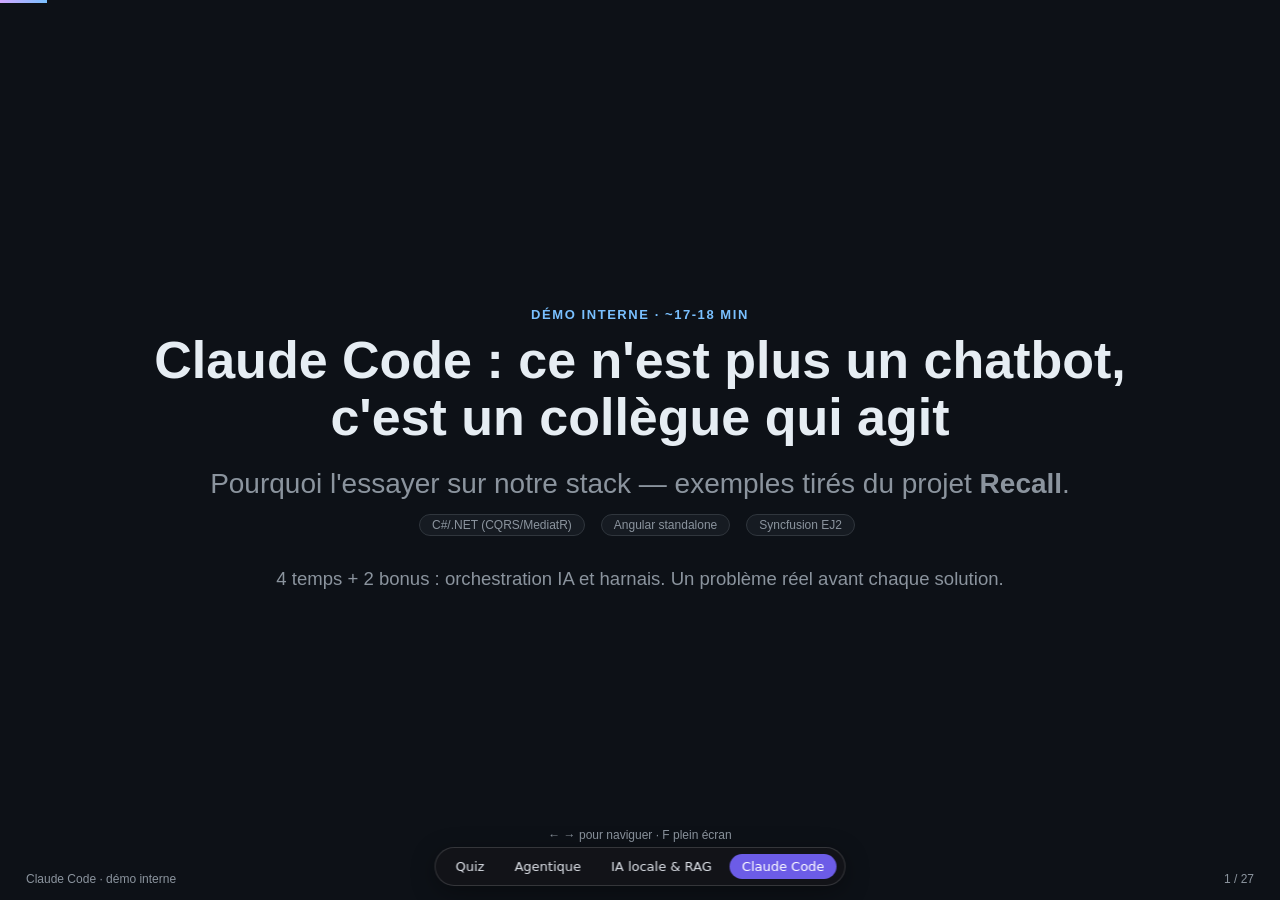
<file: claude-code-presentation.html>
<!DOCTYPE html>
<html lang="fr">
<head>
<meta charset="UTF-8">
<meta name="viewport" content="width=device-width, initial-scale=1.0">
<title>Claude Code — pourquoi l'essayer (17-18 min)</title>
<style>
  :root{
    --bg:#0d1117; --panel:#161b22; --border:#30363d;
    --txt:#e6edf3; --muted:#8b949e; --accent:#d2a8ff; --accent2:#79c0ff;
    --green:#3fb950; --red:#f85149; --yellow:#e3b341; --code:#0b0f14;
  }
  *{box-sizing:border-box;margin:0;padding:0}
  html,body{height:100%}
  body{
    background:var(--bg); color:var(--txt);
    font-family:-apple-system,BlinkMacSystemFont,"Segoe UI",Roboto,Helvetica,Arial,sans-serif;
    overflow:hidden;
  }
  #deck{height:100vh;width:100vw;position:relative}
  .slide{
    position:absolute; inset:0; display:none;
    flex-direction:column; justify-content:center;
    padding:5vh 7vw; opacity:0; transition:opacity .25s ease;
  }
  .slide.active{display:flex; opacity:1}
  h1{font-size:clamp(28px,4.2vw,52px); line-height:1.1; margin-bottom:18px}
  h2{font-size:clamp(22px,3vw,38px); margin-bottom:6px; color:var(--accent)}
  h3{font-size:clamp(16px,1.7vw,22px); color:var(--accent2); margin:14px 0 8px}
  p,li{font-size:clamp(14px,1.45vw,19px); line-height:1.5; color:var(--txt)}
  ul{margin-left:22px; margin-top:6px}
  li{margin:5px 0}
  .muted{color:var(--muted)}
  .kicker{color:var(--accent2); font-weight:600; letter-spacing:.12em; text-transform:uppercase; font-size:13px; margin-bottom:10px}
  .tag{display:inline-block; background:var(--panel); border:1px solid var(--border); color:var(--muted);
       border-radius:999px; padding:3px 12px; font-size:12px; margin:3px 6px 3px 0}
  .cols{display:flex; gap:28px; align-items:flex-start}
  .col{flex:1; min-width:0}
  .card{background:var(--panel); border:1px solid var(--border); border-radius:12px; padding:16px 18px; margin-top:12px}
  .problem{border-left:4px solid var(--red)}
  .solution{border-left:4px solid var(--green)}
  .badge{font-size:12px; font-weight:700; letter-spacing:.08em; text-transform:uppercase}
  .badge.p{color:var(--red)} .badge.s{color:var(--green)}
  pre{background:var(--code); border:1px solid var(--border); border-radius:10px;
      padding:14px 16px; overflow:auto; margin-top:10px; font-size:clamp(11px,1.15vw,15px)}
  code{font-family:"SF Mono",Menlo,Consolas,"Liberation Mono",monospace; color:#c9d1d9}
  .c-com{color:#8b949e} .c-key{color:#ff7b72} .c-str{color:#a5d6ff}
  .c-fn{color:#d2a8ff} .c-num{color:#79c0ff} .c-cmd{color:#3fb950}
  .loop{display:flex; gap:10px; flex-wrap:wrap; margin-top:14px}
  .step{background:var(--panel); border:1px solid var(--border); border-radius:10px; padding:10px 14px; font-size:14px}
  .step b{color:var(--accent2)}
  .arrow{color:var(--muted); align-self:center; font-size:20px}
  footer{position:fixed; bottom:14px; left:0; right:0; display:flex; justify-content:space-between;
         padding:0 26px; color:var(--muted); font-size:12px; pointer-events:none}
  .bar{position:fixed; top:0; left:0; height:3px; background:linear-gradient(90deg,var(--accent),var(--accent2)); transition:width .25s}
  .big{font-size:clamp(20px,2.2vw,28px); line-height:1.4}
  .center{align-items:center; text-align:center}
  .pill-row{display:flex; gap:10px; flex-wrap:wrap; margin-top:8px}
  table{border-collapse:collapse; margin-top:12px; width:100%}
  td,th{border:1px solid var(--border); padding:9px 12px; text-align:left; font-size:clamp(13px,1.3vw,17px)}
  th{background:var(--panel); color:var(--accent)}
  .hint{position:fixed; bottom:58px; left:50%; transform:translateX(-50%); color:var(--muted); font-size:12px}
  .num{color:var(--accent); font-weight:700; font-size:clamp(26px,3vw,40px); margin-right:10px}
  a{color:var(--accent2)}
</style>
</head>
<body>
<nav class="xnav" aria-label="Navigation entre les pages">
  <a href="index.html">Quiz</a>
  <a href="agentique.html">Agentique</a>
  <a href="ia-locale-rag.html">IA locale &amp; RAG</a>
  <a href="claude-code-presentation.html" aria-current="page">Claude Code</a>
</nav>
<style>
.xnav{position:fixed;bottom:14px;left:50%;transform:translateX(-50%);z-index:99999;display:flex;gap:6px;padding:6px 8px;background:rgba(20,20,25,.85);backdrop-filter:blur(8px);border:1px solid rgba(255,255,255,.15);border-radius:999px;font:500 13px/1 system-ui,-apple-system,Segoe UI,Roboto,sans-serif;box-shadow:0 6px 24px rgba(0,0,0,.35)}
.xnav a{color:#dfe3ea;text-decoration:none;padding:6px 12px;border-radius:999px;white-space:nowrap}
.xnav a:hover{background:rgba(255,255,255,.12);color:#fff}
.xnav a[aria-current="page"]{background:#6c5ce7;color:#fff}
@media(max-width:560px){.xnav{font-size:12px;flex-wrap:wrap;justify-content:center;bottom:8px;max-width:94vw}}
</style>
<div class="bar" id="bar"></div>
<div id="deck">

  <!-- 0 — Titre -->
  <section class="slide active center">
    <div class="kicker">Démo interne · ~17-18 min</div>
    <h1>Claude Code : ce n'est plus un chatbot,<br>c'est un collègue qui agit</h1>
    <p class="big muted">Pourquoi l'essayer sur notre stack — exemples tirés du projet <b>Recall</b>.</p>
    <div class="pill-row" style="justify-content:center">
      <span class="tag">C#/.NET (CQRS/MediatR)</span><span class="tag">Angular standalone</span><span class="tag">Syncfusion EJ2</span>
    </div>
    <p class="muted" style="margin-top:26px">4 temps + 2 bonus : orchestration IA et harnais. Un problème réel avant chaque solution.</p>
  </section>

  <!-- 1 — Plan -->
  <section class="slide">
    <div class="kicker">Le plan</div>
    <h2>Où on va en 17-18 minutes</h2>
    <div class="loop" style="margin-top:18px">
      <div class="step"><span class="num">1</span><b>L'agentique</b><br>un agent qui boucle, pas qui répond</div>
      <div class="step"><span class="num">2</span><b>Claude Code</b><br>où ça vit, ce que ça remplace</div>
      <div class="step"><span class="num">3</span><b>Skills</b><br>nos conventions, apprises une fois</div>
      <div class="step"><span class="num">4</span><b>MCP</b><br>brancher l'agent sur nos outils</div>
    </div>
    <p class="muted" style="margin-top:26px">Vous connaissez déjà le mode « copier-coller depuis un chat ». Ici : mode « je délègue, j'observe, je décide ».</p>
  </section>

  <!-- ===================== LEXIQUE ===================== -->
  <section class="slide">
    <div class="kicker">À garder sous la main</div>
    <h2>Lexique — les mots-clés (1/2)</h2>
    <table>
      <tr><th style="width:26%">Terme</th><th>Définition</th></tr>
      <tr><td><b>LLM / chatbot</b></td><td>Un modèle de langage (ex. ChatGPT) qui <b>produit du texte</b> à partir d'un message. Il ne voit que ce que tu lui colles et s'arrête après sa réponse.</td></tr>
      <tr><td><b>Agent</b></td><td>Un LLM à qui on donne des <b>outils</b> (lire des fichiers, lancer des commandes) et qui <b>agit en boucle</b> jusqu'à atteindre un résultat, au lieu de juste répondre.</td></tr>
      <tr><td><b>Agentique</b></td><td>Le mode de fonctionnement d'un agent : lire → planifier → exécuter → <b>observer le résultat réel</b> → corriger, et recommencer.</td></tr>
      <tr><td><b>Boucle agentique</b></td><td>Le cycle que l'agent répète tout seul. Sa force = l'étape <b>Observer</b> (il lit la vraie sortie de test/erreur), impossible pour un chatbot.</td></tr>
      <tr><td><b>Orchestration IA</b></td><td>Les décisions que l'agent prend pendant la boucle : quoi lire d'abord, combien de tentatives, corriger le code ou reformuler la demande.</td></tr>
      <tr><td><b>Harnais</b></td><td>Le cadre de contrôle autour de l'agent : branche dédiée, tests obligatoires, pas de commit auto, relecture humaine. Il empêche l'« IA en roue libre ».</td></tr>
    </table>
  </section>

  <section class="slide">
    <div class="kicker">À garder sous la main</div>
    <h2>Lexique — les mots-clés (2/2)</h2>
    <table>
      <tr><th style="width:26%">Terme</th><th>Définition</th></tr>
      <tr><td><b>Claude Code</b></td><td>L'agent d'Anthropic qui vit <b>là où tu codes</b> (terminal, IDE) : il lit le dépôt, modifie les fichiers et lance les commandes du projet.</td></tr>
      <tr><td><b>Prompt</b></td><td>La consigne en langage naturel que tu donnes à l'agent (ex. « ajoute un test et fais-le passer »).</td></tr>
      <tr><td><b>Token</b></td><td>L'unité de découpage du texte pour le modèle (~¾ d'un mot). Sert à mesurer la longueur lue/écrite et le coût.</td></tr>
      <tr><td><b>CLAUDE.md</b></td><td>Fichier de règles <b>toujours chargées</b> du dépôt (les non-négociables : tests avant commit, langue, etc.).</td></tr>
      <tr><td><b>Skill</b></td><td>Un savoir-faire (fichier <code>SKILL.md</code>) <b>chargé à la demande</b> uniquement quand la tâche correspond : conventions de commit, style de revue…</td></tr>
      <tr><td><b>MCP</b></td><td><i>Model Context Protocol</i> : un standard pour <b>brancher l'agent sur des outils externes</b> (GitHub, Jira, base de données, monitoring).</td></tr>
      <tr><td><b>Diff / PR</b></td><td><b>Diff</b> = les lignes ajoutées/supprimées par une modif. <b>PR</b> (Pull Request) = la proposition de fusion qu'on relit avant d'intégrer.</td></tr>
      <tr><td><b>Boilerplate</b></td><td>Le code répétitif et sans valeur ajoutée (structure de tests, branchements mécaniques) que l'agent génère à ta place.</td></tr>
      <tr><td><b>CQRS / MediatR</b></td><td>Motif d'archi du back C# : on sépare commandes (écriture) et requêtes (lecture) ; <b>MediatR</b> route chaque message vers son handler.</td></tr>
    </table>
  </section>

  <!-- ===================== 1. AGENTIQUE ===================== -->
  <section class="slide center">
    <div class="kicker">Temps 1 / 4</div>
    <h1>L'agentique</h1>
    <p class="big muted">« Ce n'est plus un chatbot, c'est un collègue qui agit »</p>
  </section>

  <section class="slide">
    <h2>Le problème</h2>
    <div class="card problem">
      <span class="badge p">Vécu</span>
      <p style="margin-top:8px">Le chatbot te <b>donne</b> du code. À toi de le coller, l'adapter, lancer les tests,
      voir l'erreur, retourner copier l'erreur dans le chat, recoller… 6 allers-retours pour un test qui passe.
      Le chatbot ne <b>voit</b> ni ton repo, ni ta sortie de test.</p>
    </div>
    <h3>La différence de fond</h3>
    <table>
      <tr><th>LLM / chatbot</th><th>Agent</th></tr>
      <tr><td>Produit du texte</td><td>Produit des <b>actions</b> sur ton repo</td></tr>
      <tr><td>Ne voit que ce que tu colles</td><td>Lit les fichiers, lance les commandes, lit la sortie</td></tr>
      <tr><td>Un coup, puis stop</td><td><b>Boucle</b> jusqu'au résultat</td></tr>
    </table>
  </section>

  <section class="slide">
    <h2>La boucle agentique</h2>
    <div class="loop">
      <div class="step"><b>Lire</b><br>l'arborescence, le code</div>
      <span class="arrow">→</span>
      <div class="step"><b>Planifier</b><br>propose un plan</div>
      <span class="arrow">→</span>
      <div class="step"><b>Exécuter</b><br>édite, lance tests &amp; commandes</div>
      <span class="arrow">→</span>
      <div class="step"><b>Observer</b><br>lit la sortie / l'erreur</div>
      <span class="arrow">→</span>
      <div class="step"><b>Corriger</b><br>… et reboucle</div>
    </div>
    <p style="margin-top:18px" class="muted">La clé, c'est <b>Observer</b> : l'agent voit le résultat réel de ses actions. C'est ce qu'un chatbot ne peut pas faire.</p>
  </section>

  <section class="slide">
    <h2>Orchestration IA : le cerveau de la boucle</h2>
    <p class="muted">Un agent utile n'est pas juste « automatique ». Il prend des décisions en continu.</p>
    <div class="loop">
      <div class="step"><b>Prioriser</b><br>quel fichier lire en premier</div>
      <span class="arrow">→</span>
      <div class="step"><b>Limiter</b><br>combien de tentatives avant escalade</div>
      <span class="arrow">→</span>
      <div class="step"><b>Arbitrer</b><br>corriger le code ou clarifier la demande</div>
    </div>
    <ul style="margin-top:12px">
      <li><b>Signal vert :</b> les tests passent en 1 à 3 boucles</li>
      <li><b>Signal orange :</b> l'agent touche des fichiers hors scope</li>
      <li><b>Signal rouge :</b> plus de 3 boucles sans progrès → on reformule</li>
    </ul>
    <p class="muted" style="margin-top:10px">L'orchestration sert à garder l'agent efficace et prévisible, pas « autonome coûte que coûte ».</p>
  </section>

  <section class="slide">
    <h2>Exemple agentique simple · ajouter des tests xUnit</h2>
    <p class="muted">Tâche donnée à l'agent (bug réel : codes d'identification en doublon) :</p>
    <pre><code>« Ajoute les tests xUnit sur l'<span class="c-fn">upsert</span> d'un code d'identification :
cas nominal (200), <span class="c-key">code en doublon rejeté</span>, code vide (400).
Fais-les passer. »</code></pre>
    <h3>Ce qu'il déroule, seul</h3>
    <ul>
      <li><b>Lit</b> <code>recall-identification-code-management.service.ts</code> (contrat <code>upsert</code>) + le handler/controller côté API</li>
      <li><b>Planifie</b> : 3 cas manquants, repère qu'il faut mocker <code>IMediator</code> (dispatch CQRS)</li>
      <li><b>Écrit</b> les tests (Arrange/Act/Assert, <code>Theory</code>/<code>Fact</code>)</li>
      <li><b>Lance</b> <code class="c-cmd">dotnet test</code> → lit la sortie</li>
      <li>1 rouge : le doublon n'est <b>pas</b> rejeté (aucun contrôle d'unicité) → révèle le vrai bug</li>
    </ul>
    <p style="margin-top:14px">Ce que ça t'enlève : le boilerplate de test et les aller-retours d'erreurs.
    Ce que ça ne t'enlève pas : <b>décider si les cas testés sont les bons</b>. Ici le test rouge pointe direct l'origine du crash d'import. Tu relis le diff.</p>
  </section>

  <!-- ===================== 2. CLAUDE CODE ===================== -->
  <section class="slide center">
    <div class="kicker">Temps 2 / 4</div>
    <h1>Claude Code</h1>
    <p class="big muted">Où ça vit, et ce que ça remplace</p>
  </section>

  <section class="slide">
    <h2>Le problème</h2>
    <div class="card problem">
      <span class="badge p">Vécu</span>
      <p style="margin-top:8px">L'IA est dans un onglet à côté, aveugle à ton projet. Tu fais le facteur :
      copier le fichier, coller la réponse, traduire le contexte à la main. Tout le contexte de ton repo reste hors de portée.</p>
    </div>
    <h3>La solution : l'agent vit là où tu travailles</h3>
    <div class="pill-row">
      <span class="tag">Terminal</span><span class="tag">IDE (VS Code / JetBrains)</span><span class="tag">Application bureau</span>
    </div>
    <ul>
      <li>Accès au <b>dépôt</b> : lit l'arborescence et les fichiers</li>
      <li><b>Modifie</b> les fichiers, <b>lance</b> les commandes du projet (<code>dotnet</code>, <code>ng</code>)</li>
      <li>Démarrage : <code class="c-cmd">claude</code> à la racine du repo</li>
      <li><b>Reste cadré</b> : branche dédiée, tests obligatoires, validation humaine</li>
    </ul>
  </section>

  <section class="slide">
    <h2>3 cas qu'on rencontre cette semaine</h2>
    <h3>1 · Ajouter une fonctionnalité</h3>
    <pre><code><span class="c-cmd">claude</span>
&gt; Ajoute un champ « date de retour » au formulaire de <span class="c-fn">recall-form.component.ts</span>.
  Il doit être obligatoire et affiché dans le tableau. Mets à jour le
  formulaire, le template et le test, puis lance <span class="c-cmd">ng test</span>.</code></pre>
    <p class="muted" style="margin-top:8px">Il édite le <code>.ts</code>, le <code>.html</code>, le <code>.spec.ts</code>, lance les tests, corrige si rouge.</p>
  </section>

  <section class="slide">
    <h2>3 cas qu'on rencontre cette semaine</h2>
    <h3>2 · Comprendre du code legacy</h3>
    <pre><code>&gt; Explique-moi le flux de dépôt CSV dans <span class="c-fn">deposit-upload.component.ts</span> :
  <span class="c-fn">onBeforeUpload</span> → depositGenerateUrl → upload Azure Blob → sendReport.
  Dessine le flux de données et les transitions de statut du dépôt
  en <span class="c-key">mermaid</span>.</code></pre>
    <p class="muted" style="margin-top:8px">Exemple de diagramme généré : <a href="https://mermaid.live/edit#pako:[base64]" target="_blank" rel="noopener" onclick="event.stopPropagation()">exemple ici sur mermaid.live</a></p>
    <h3>3 · Onboarding backend (pour profils Angular)</h3>
    <pre><code>&gt; Je viens d'Angular. Côté API, explique l'endpoint
  <span class="c-fn">/api/constructor/deposit/generate-url</span> ligne à ligne :
  injection de dépendances, dispatch <span class="c-key">MediatR</span>, et où sont gérés
  les codes de retour <span class="c-str">200/404/400</span>.</code></pre>
    <p class="muted" style="margin-top:10px">Objectif : accélérer la compréhension entre front Angular (<code>recall-service.ts</code>) et API C# (CQRS / MediatR).</p>
  </section>

  <section class="slide">
    <h2>Mini scénario agentique (live, 5 min)</h2>
    <p class="muted">Prompt unique, simple, front + back — feature « limite de dépôts » :</p>
    <pre><code>&gt; Quand l'API refuse un dépôt avec un <span class="c-num">429</span> (limite atteinte),
  affiche un message clair à l'utilisateur dans le <span class="c-key">catch</span> de
  <span class="c-fn">onBeforeUpload</span> (deposit-upload.component.ts) au lieu de juste logger.
  Renvoie ce 429 côté C# quand la limite est dépassée. Ajoute 1 test xUnit
  et 1 test Angular, puis lance <span class="c-cmd">dotnet test</span> et
  <span class="c-cmd">ng test --include deposit-upload</span>.</code></pre>
    <h3>Ce qu'on observe en direct</h3>
    <div class="loop" style="margin-top:10px">
      <div class="step"><b>1</b><br>Il lit <code>recall-service.ts</code> + <code>onBeforeUpload</code></div>
      <div class="step"><b>2</b><br>Il propose un plan</div>
      <div class="step"><b>3</b><br>Il code et teste</div>
      <div class="step"><b>4</b><br>Il corrige si rouge</div>
      <div class="step"><b>5</b><br>Tu relis le diff</div>
    </div>
    <p class="muted" style="margin-top:10px">Simple, borné, mesurable : parfait pour une première démo agentique.</p>
  </section>

  <!-- ===================== 3. SKILLS ===================== -->
  <section class="slide center">
    <div class="kicker">Temps 3 / 4</div>
    <h1>Les Skills</h1>
    <p class="big muted">Apprendre nos conventions une fois pour toutes</p>
  </section>

  <section class="slide">
    <h2>Le problème</h2>
    <div class="card problem">
      <span class="badge p">Vécu</span>
      <p style="margin-top:8px">À chaque session tu réexpliques : « nos commits suivent Conventional Commits »,
      « nos revues vérifient X, Y, Z », « notre checklist de release c'est… ». Ou alors tu mets <b>tout</b>
      dans un gros fichier de règles que l'agent traîne en permanence → coût en tokens, bruit.</p>
    </div>
    <h3>Skill = un savoir-faire chargé à la demande</h3>
    <p>Un dossier avec un fichier <code>SKILL.md</code> : un frontmatter YAML (<code>name</code> + <code>description</code>),
    puis des instructions en markdown. L'agent ne charge le contenu <b>que</b> si la <code>description</code>
    correspond à la tâche → <b>chargement progressif</b>, coût quasi nul le reste du temps.</p>
  </section>

  <section class="slide">
    <h2>CLAUDE.md vs Skill — ne pas confondre</h2>
    <div class="cols">
      <div class="col card">
        <h3 style="margin-top:0">CLAUDE.md</h3>
        <p><b>Toujours chargé.</b> Les règles non négociables du repo.</p>
        <pre><code><span class="c-com"># CLAUDE.md</span>
- Ne jamais committer de <span class="c-str">.env</span>
- Tests obligatoires avant tout commit
- Réponses en français</code></pre>
      </div>
      <div class="col card">
        <h3 style="margin-top:0">Skill</h3>
        <p><b>Chargé à la demande.</b> Un savoir-faire précis, quand c'est pertinent.</p>
        <pre><code><span class="c-com"># .claude/skills/code-review/</span>
Comment on écrit une revue
de code <span class="c-key">ici</span> — chargé seulement
quand on demande une revue.</code></pre>
      </div>
    </div>
    <p class="muted" style="margin-top:12px">Règle simple : <b>toujours vrai</b> → CLAUDE.md. <b>Vrai pour une tâche précise</b> → Skill.</p>
  </section>

  <section class="slide">
    <h2>Un Skill réaliste · convention de commit</h2>
    <pre><code><span class="c-com"># .claude/skills/git-commit/SKILL.md</span>
<span class="c-key">---</span>
<span class="c-fn">name</span>: git-commit
<span class="c-fn">description</span>: Rédige les messages de commit de l'équipe.
  À utiliser dès qu'on prépare ou écrit un commit.
<span class="c-key">---</span>

<span class="c-com"># Convention de commit</span>
- Format Conventional Commits : <span class="c-str">type(scope): sujet</span>
- Types : feat, fix, refactor, test, chore, docs
- Sujet à l'impératif, &lt; 72 caractères, en français
- Corps : le <span class="c-key">pourquoi</span>, pas le quoi
- Référencer le ticket : <span class="c-str">Refs #1234</span>

<span class="c-com">## Exemple</span>
<span class="c-str">feat(deposit): affiche un message clair sur refus 429

Gère la limite de dépôts atteinte dans onBeforeUpload
au lieu de simplement journaliser l'erreur. Refs #482</span></code></pre>
  </section>

  <section class="slide">
    <h2>Pourquoi c'est puissant en équipe</h2>
    <ul>
      <li>Un Skill projet vit dans <code>.claude/skills/</code> → il se <b>versionne dans git</b></li>
      <li>Tu l'écris une fois, <b>toute l'équipe</b> (et l'agent de chacun) l'a au prochain pull</li>
      <li>Le savoir tacite (« comment on fait ici ») devient explicite et révisable en PR</li>
      <li>Idées immédiates : <span class="tag">checklist de release</span><span class="tag">style de revue C#</span><span class="tag">format de commit</span><span class="tag">conventions Angular</span></li>
    </ul>
    <div class="card solution" style="margin-top:14px">
      <span class="badge s">Le déclic</span>
      <p style="margin-top:8px">L'onboarding d'un nouveau passe en partie de « lis ce wiki de 40 pages »
      à « l'agent connaît déjà nos conventions, parce qu'elles sont dans le repo ».</p>
    </div>
  </section>

  <!-- ===================== 4. MCP ===================== -->
  <section class="slide center">
    <div class="kicker">Temps 4 / 4</div>
    <h1>MCP</h1>
    <p class="big muted">Model Context Protocol — brancher l'agent sur nos outils</p>
  </section>

  <section class="slide">
    <h2>Le problème</h2>
    <div class="card problem">
      <span class="badge p">Vécu</span>
      <p style="margin-top:8px">L'agent sait coder, mais il est isolé. Le ticket est dans GitHub/Jira, l'erreur dans
      le monitoring, le board ailleurs. Toi tu fais la navette : lire le ticket, recopier le contexte,
      ouvrir la PR à la main, mettre le board à jour.</p>
    </div>
    <h3>Skill vs MCP — la distinction nette</h3>
    <table>
      <tr><th>Skill</th><th>Serveur MCP</th></tr>
      <tr><td>Dit <b>COMMENT</b> se comporter</td><td>Donne de <b>NOUVELLES capacités</b></td></tr>
      <tr><td>Des instructions (markdown)</td><td>Des outils / connexions externes</td></tr>
      <tr><td>« écris le commit comme ça »</td><td>« lis l'issue, ouvre la PR »</td></tr>
    </table>
  </section>

  <section class="slide">
    <h2>Ce que MCP débloque pour ce public</h2>
    <div class="cols">
      <div class="col">
        <h3>Pour les devs</h3>
        <ul>
          <li>Lire / créer des <b>issues GitHub</b></li>
          <li><b>Ouvrir une PR</b> dans la foulée</li>
          <li>Interroger une <b>base de données</b></li>
          <li>Remonter les <b>erreurs</b> depuis le monitoring (Sentry…)</li>
        </ul>
      </div>
      <div class="col">
        <h3>Pour le chef de projet</h3>
        <ul>
          <li><b>Synchroniser un board</b> (Jira / Linear)</li>
          <li>Générer un point d'avancement depuis les tickets</li>
          <li>Lier PR ↔ ticket automatiquement</li>
        </ul>
      </div>
    </div>
    <p class="muted" style="margin-top:14px">Un serveur MCP s'ajoute une fois (config projet), puis l'agent l'utilise comme des outils natifs.</p>
  </section>

  <section class="slide">
    <h2>Le déclic · du ticket à la PR, d'un trait</h2>
    <pre><code>&gt; Prends l'issue <span class="c-num">#482</span>, implémente-la, et ouvre une PR.</code></pre>
    <div class="loop" style="margin-top:14px">
      <div class="step"><b>Lit</b> l'issue #482 <span class="muted">(MCP GitHub)</span></div>
      <span class="arrow">→</span>
      <div class="step"><b>Écrit</b> le code <span class="muted">(Claude Code)</span></div>
      <span class="arrow">→</span>
      <div class="step"><b>Lance</b> les tests <span class="muted">(dotnet/ng)</span></div>
      <span class="arrow">→</span>
      <div class="step"><b>Ouvre</b> la PR liée <span class="muted">(MCP GitHub)</span></div>
    </div>
    <h3>Orchestration en action</h3>
    <p class="muted">L'agent enchaîne les outils dans un ordre précis : lire l'issue, coder, tester, ouvrir la PR. Le harnais fixe les limites, toi tu valides le résultat.</p>
    <div class="card solution" style="margin-top:16px">
      <span class="badge s">Note</span>
      <p style="margin-top:6px">Agentique + Claude Code + Skill (le commit/PR au format équipe) + MCP (GitHub) :
      les 4 temps s'assemblent ici. Tu restes le relecteur de la PR.</p>
    </div>
  </section>

  <!-- ===================== LIMITES / OBJECTIONS ===================== -->
  <section class="slide">
    <h2>Limites et harnais : garder le contrôle</h2>
    <div class="cols">
      <div class="col">
        <h3>Le harnais en 3 étapes</h3>
        <ul>
          <li><b>Pré-vol :</b> l'agent annonce les fichiers qu'il compte modifier</li>
          <li><b>Exécution :</b> branche dédiée, tests obligatoires, pas de commit automatique</li>
          <li><b>Post-vol :</b> résumé du diff + statut clair des tests</li>
        </ul>
      </div>
      <div class="col">
        <h3>Signaux à surveiller</h3>
        <ul>
          <li><b>Vert :</b> scope respecté, tests en hausse</li>
          <li><b>Orange :</b> fichiers inattendus, boucles longues</li>
          <li><b>Rouge :</b> modifications de tests pour masquer le bug</li>
        </ul>
      </div>
    </div>
    <p class="muted" style="margin-top:12px">Ce cadre évite le mode « IA en roue libre ». L'agent accélère, l'humain décide.</p>
  </section>

  <section class="slide">
    <h2>Objections fréquentes / réponses</h2>
    <table>
      <tr><th>Objection</th><th>Réponse nuancée</th></tr>
      <tr><td><b>« Et la sécurité de notre code ? »</b></td>
          <td>À cadrer : périmètre d'accès au repo, ce qui sort ou non, paramètres réseau/entreprise. À valider avec qui gère ces réglages avant un usage large.</td></tr>
      <tr><td><b>« C'est fiable ? »</b></td>
          <td>Pas infaillible. Mais la boucle <b>tests</b> rattrape beaucoup : il voit le rouge et corrige. Fiabilité = bon cadrage + relecture, pas confiance aveugle.</td></tr>
      <tr><td><b>« Ça remplace les devs ? »</b></td>
          <td>Non. Ça enlève le répétitif (boilerplate, migrations mécaniques, tests manquants). Le jugement — quoi construire, quels cas tester, quelles décisions d'archi — reste à nous.</td></tr>
    </table>
  </section>

  <!-- ===================== ACTIONS ===================== -->
  <section class="slide">
    <h2>3 actions pour tester dès cet après-midi</h2>
    <p class="muted">Par effort croissant.</p>
    <div class="card" style="border-left:4px solid var(--green)">
      <span class="num">1</span><b>5 min — une question de compréhension</b>
      <p style="margin-top:6px">Lancer <code class="c-cmd">claude</code> dans le repo Recall et demander :
      « Explique le flux de <code>deposit-upload.component.ts</code> et dessine-le en mermaid ». Zéro risque, lecture seule.</p>
    </div>
    <div class="card" style="border-left:4px solid var(--yellow)">
      <span class="num">2</span><b>30 min — une tâche réelle sur une branche</b>
      <p style="margin-top:6px">« Ajoute le contrôle d'unicité du <code>code</code> d'identification (formulaire + API) et le test qui rejette un doublon ».
      Tu gardes le harnais : scope borné, branche dédiée, review du diff.</p>
    </div>
    <div class="card" style="border-left:4px solid var(--accent2)">
      <span class="num">3</span><b>1 h — un Skill d'équipe + un MCP</b>
      <p style="margin-top:6px">Écrire un <code>SKILL.md</code> de convention de commit, le pousser dans <code>.claude/skills/</code>,
      brancher le MCP GitHub et tenter « issue #X → PR » sur un petit ticket.</p>
    </div>
  </section>

  <section class="slide center">
    <h1>En une phrase</h1>
    <p class="big">On passe d'une IA qui <span class="muted">répond</span> à une IA qui <b style="color:var(--green)">fait</b> —<br>dans notre repo, avec nos conventions, branchée sur nos outils, et orchestrée avec un harnais clair.</p>
    <p class="muted" style="margin-top:24px">… et avec nous comme relecteurs. On teste cet après-midi ?</p>
  </section>

</div>

<footer>
  <span>Claude Code · démo interne</span>
  <span id="counter">1 / 1</span>
</footer>
<div class="hint">← → pour naviguer · F plein écran</div>

<script>
  const slides=[...document.querySelectorAll('.slide')];
  let i=0;
  const counter=document.getElementById('counter');
  const bar=document.getElementById('bar');
  function show(n){
    i=Math.max(0,Math.min(slides.length-1,n));
    slides.forEach((s,k)=>s.classList.toggle('active',k===i));
    counter.textContent=(i+1)+' / '+slides.length;
    bar.style.width=((i+1)/slides.length*100)+'%';
  }
  document.addEventListener('keydown',e=>{
    if(e.key==='ArrowRight'||e.key==='PageDown'||e.key===' ') show(i+1);
    else if(e.key==='ArrowLeft'||e.key==='PageUp') show(i-1);
    else if(e.key==='Home') show(0);
    else if(e.key==='End') show(slides.length-1);
    else if(e.key.toLowerCase()==='f'){ if(!document.fullscreenElement) document.documentElement.requestFullscreen(); else document.exitFullscreen(); }
  });
  document.addEventListener('click',e=>{ if(e.target.closest('a')) return; if(e.clientX > window.innerWidth*0.5) show(i+1); else show(i-1); });
  show(0);
</script>
</body>
</html>
</file>
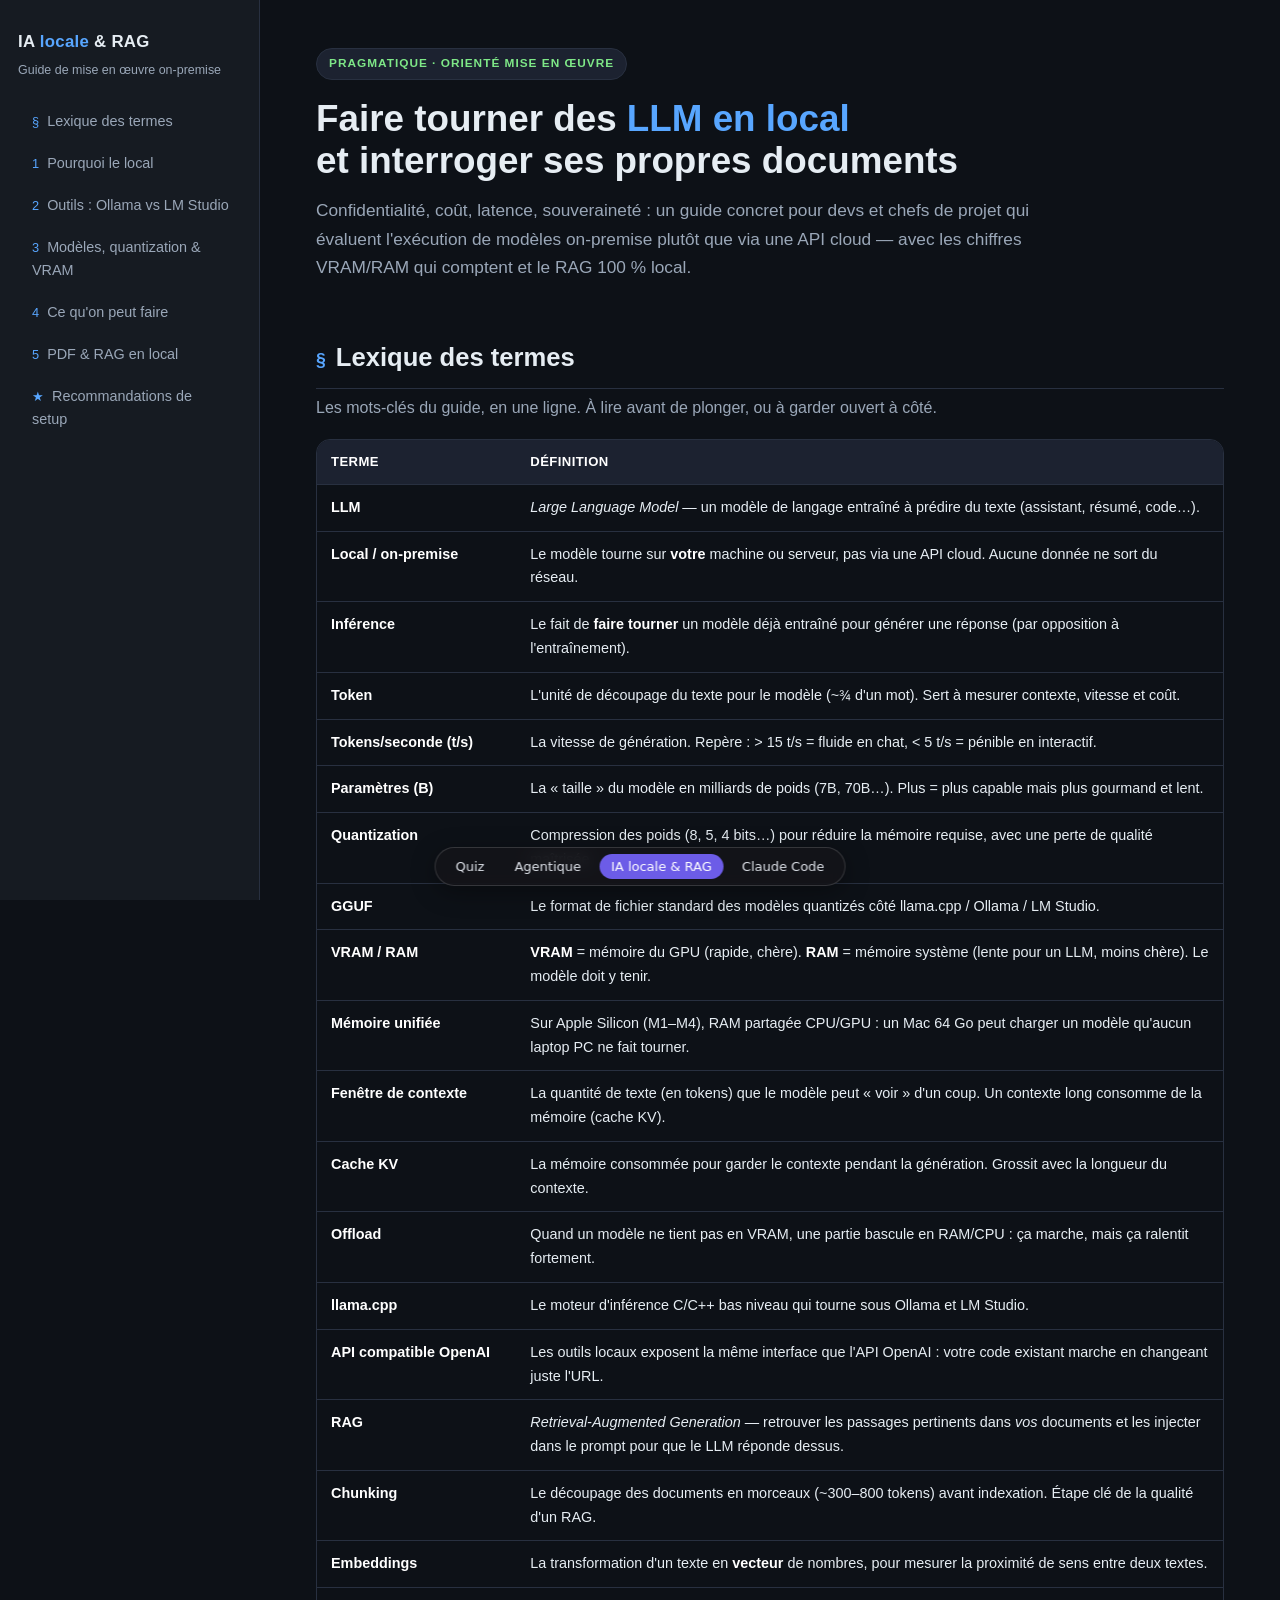
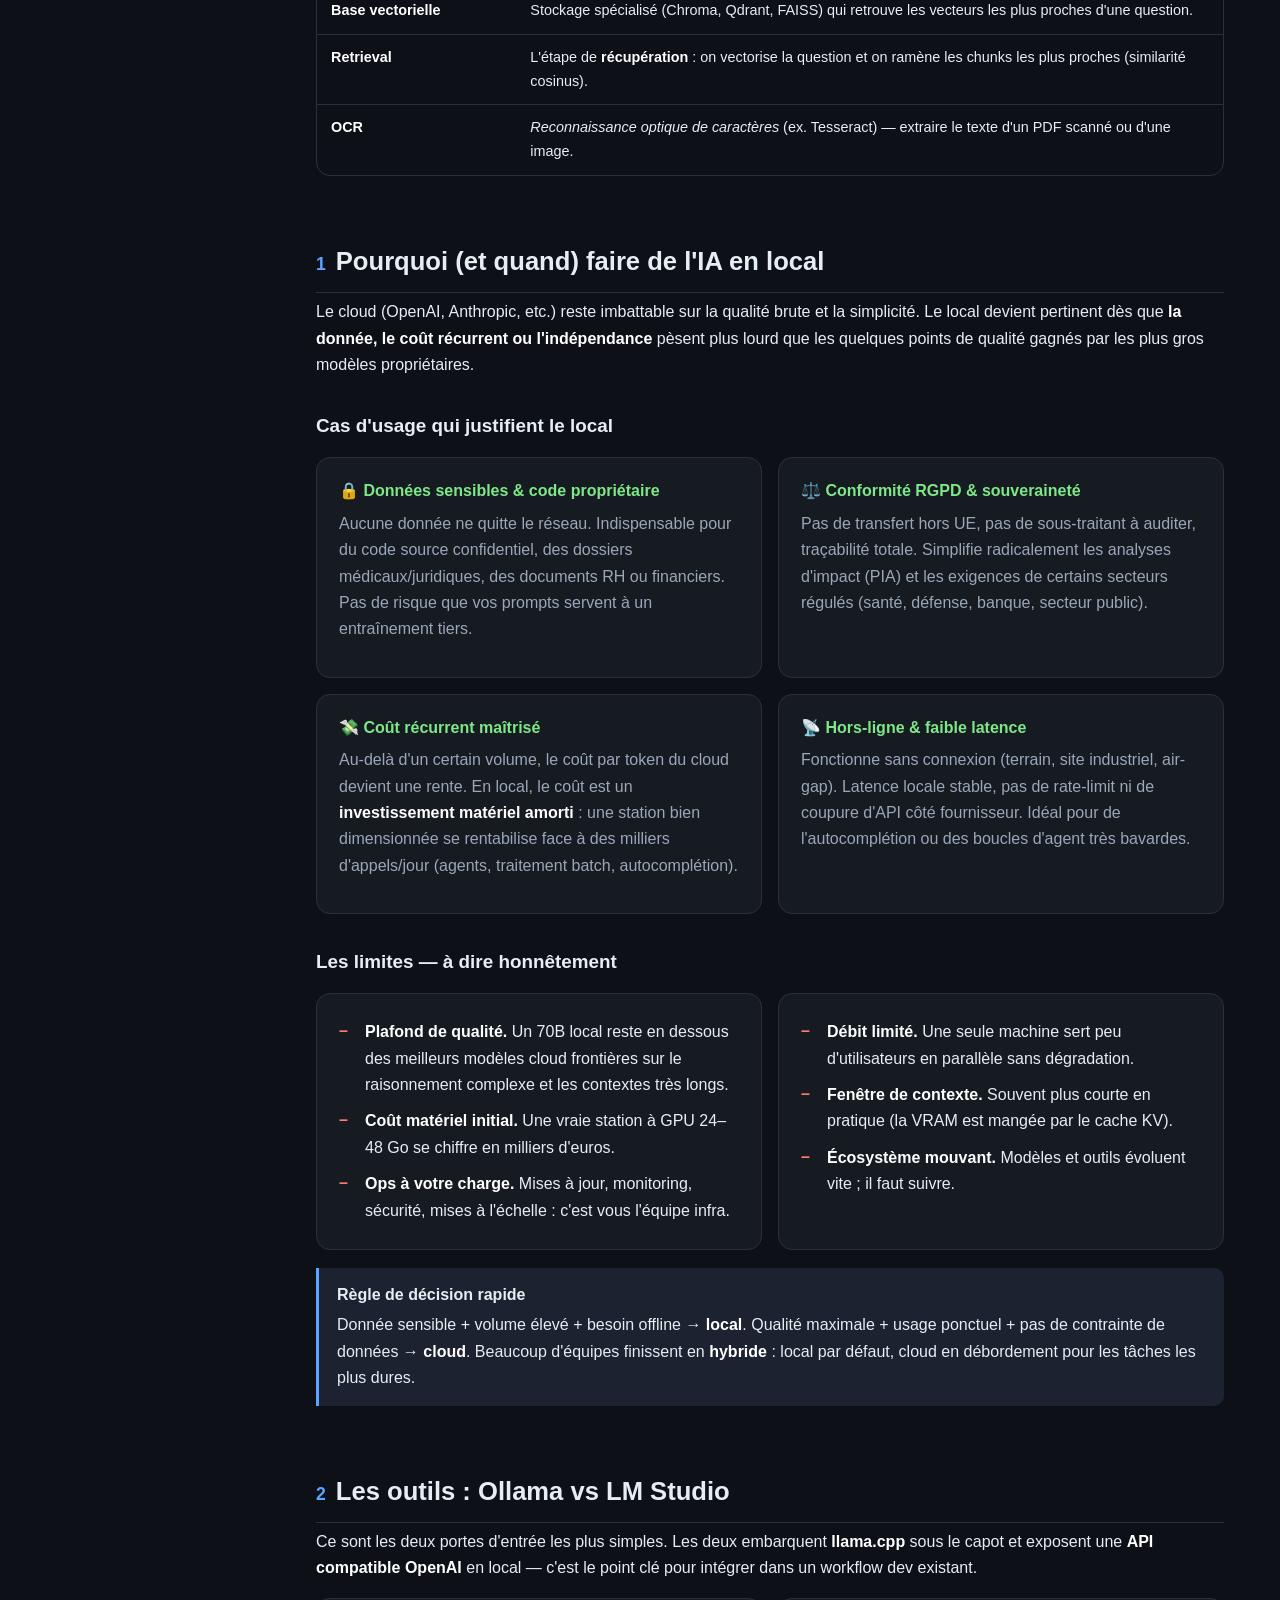
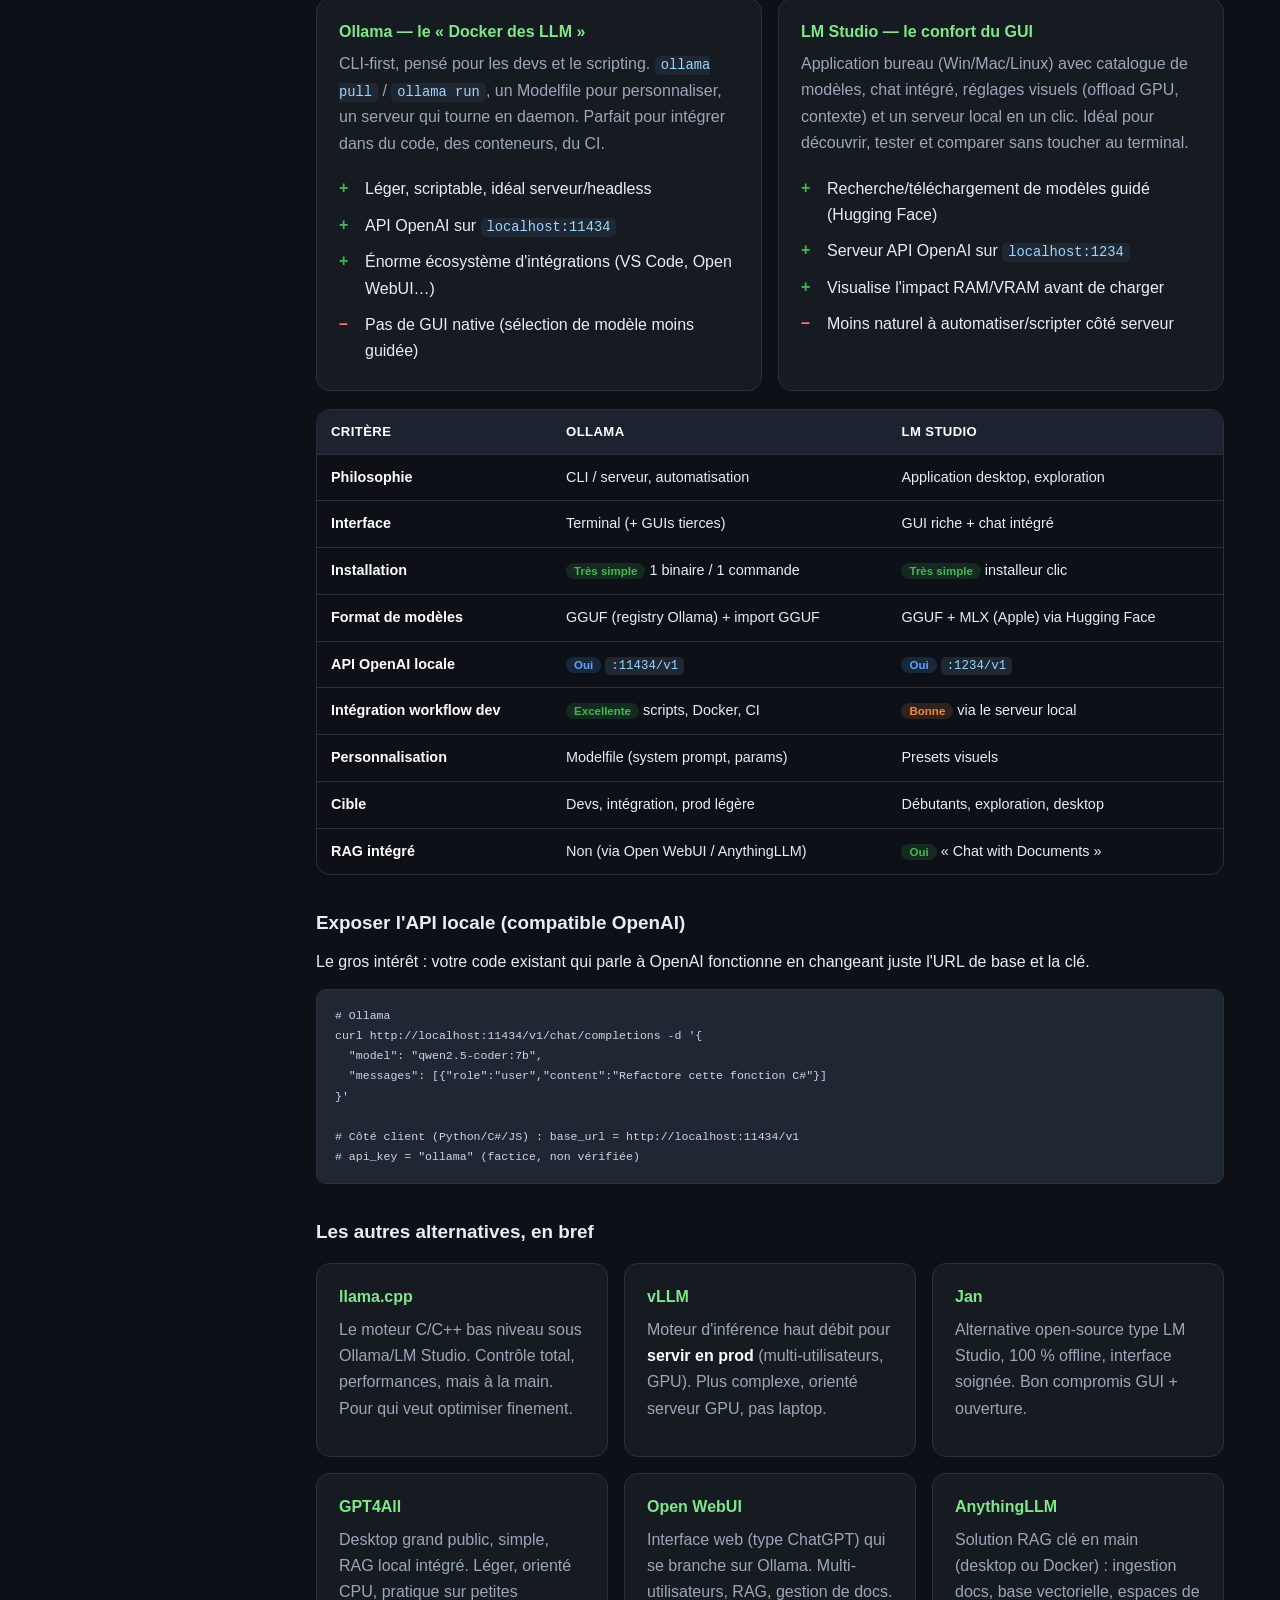
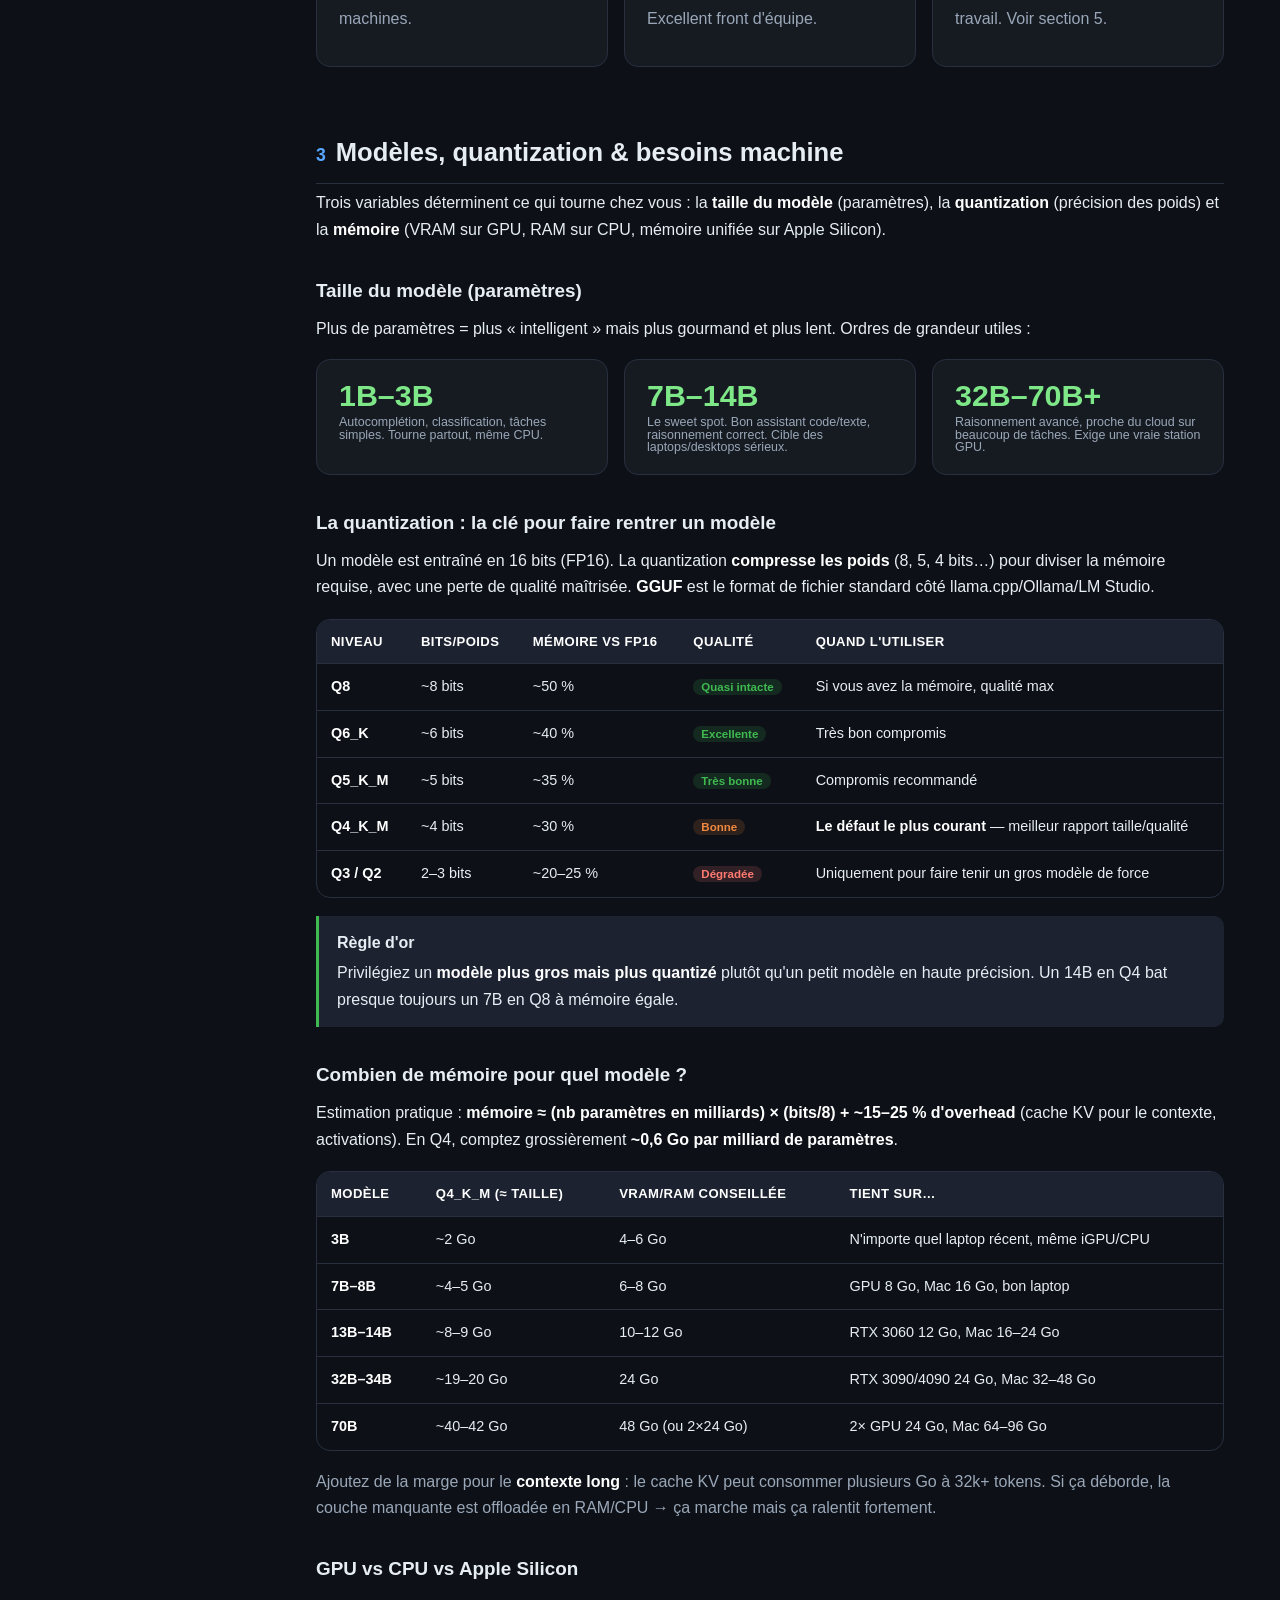
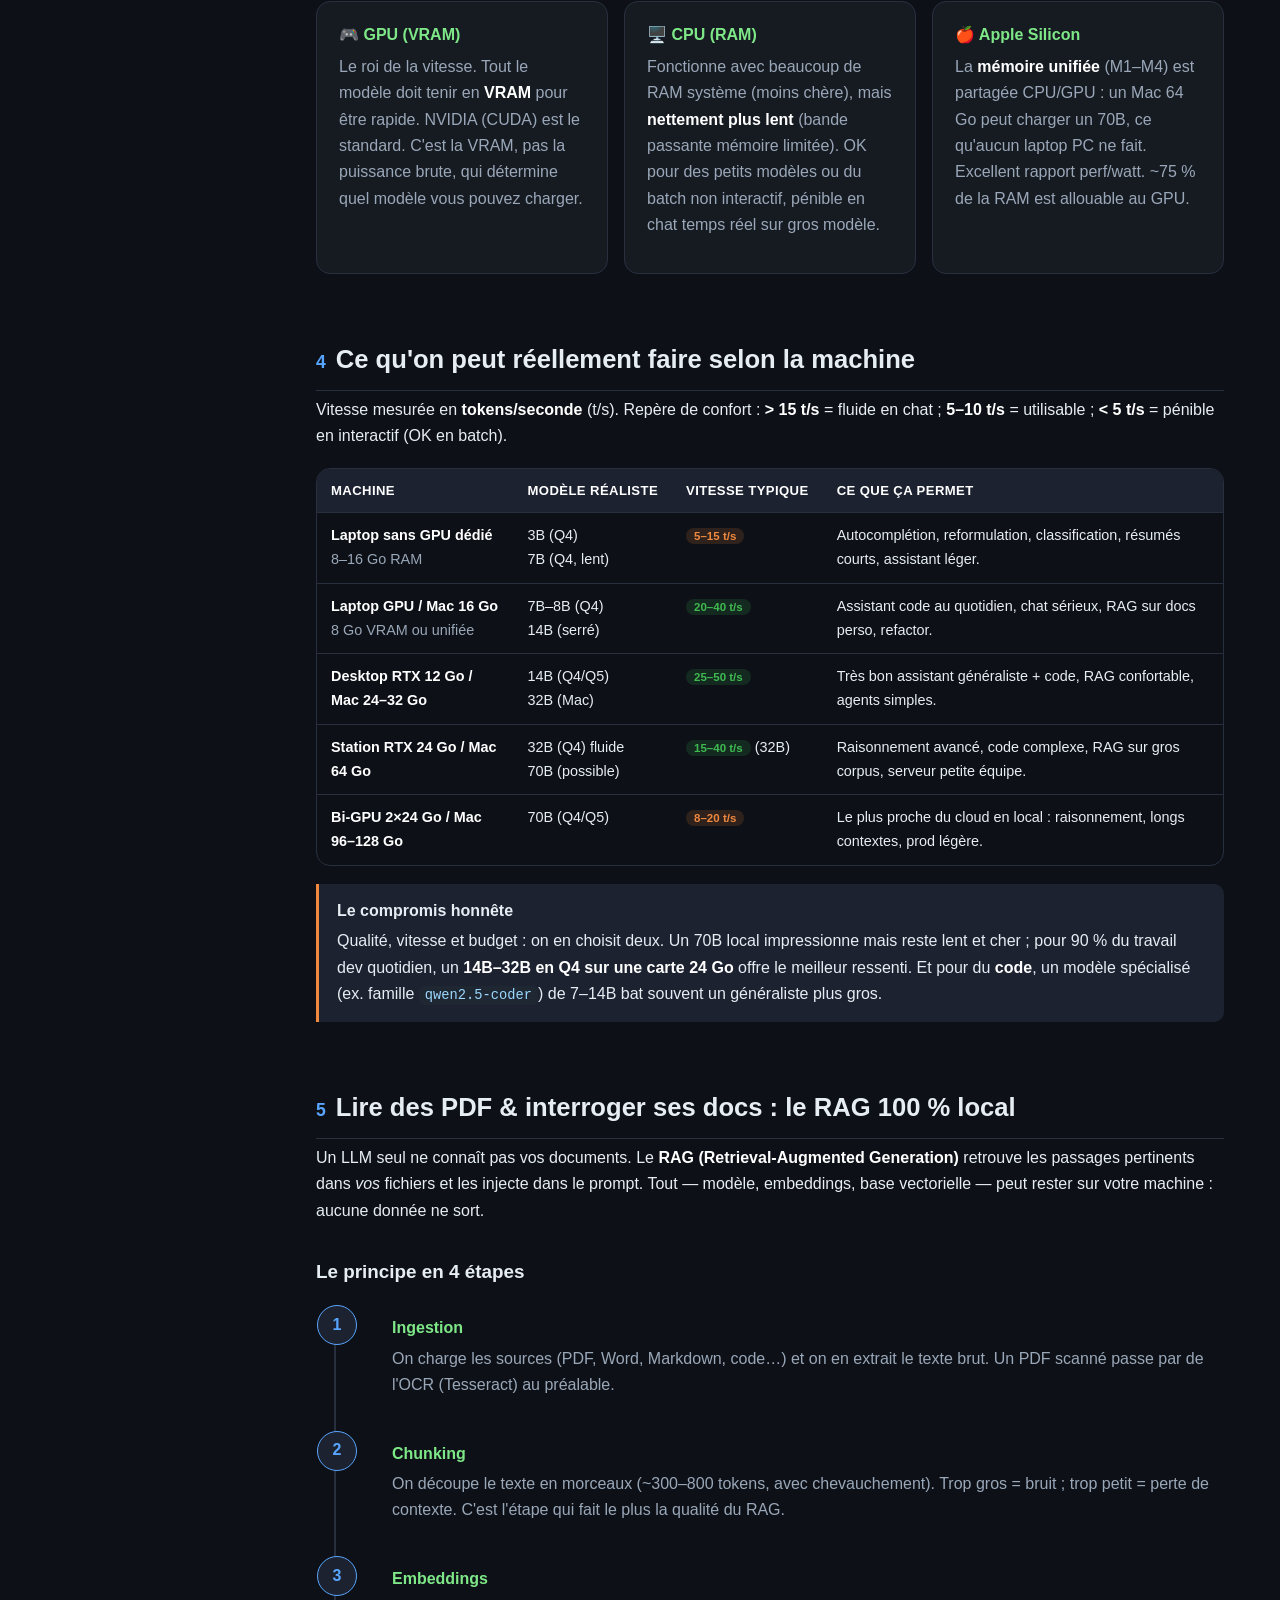
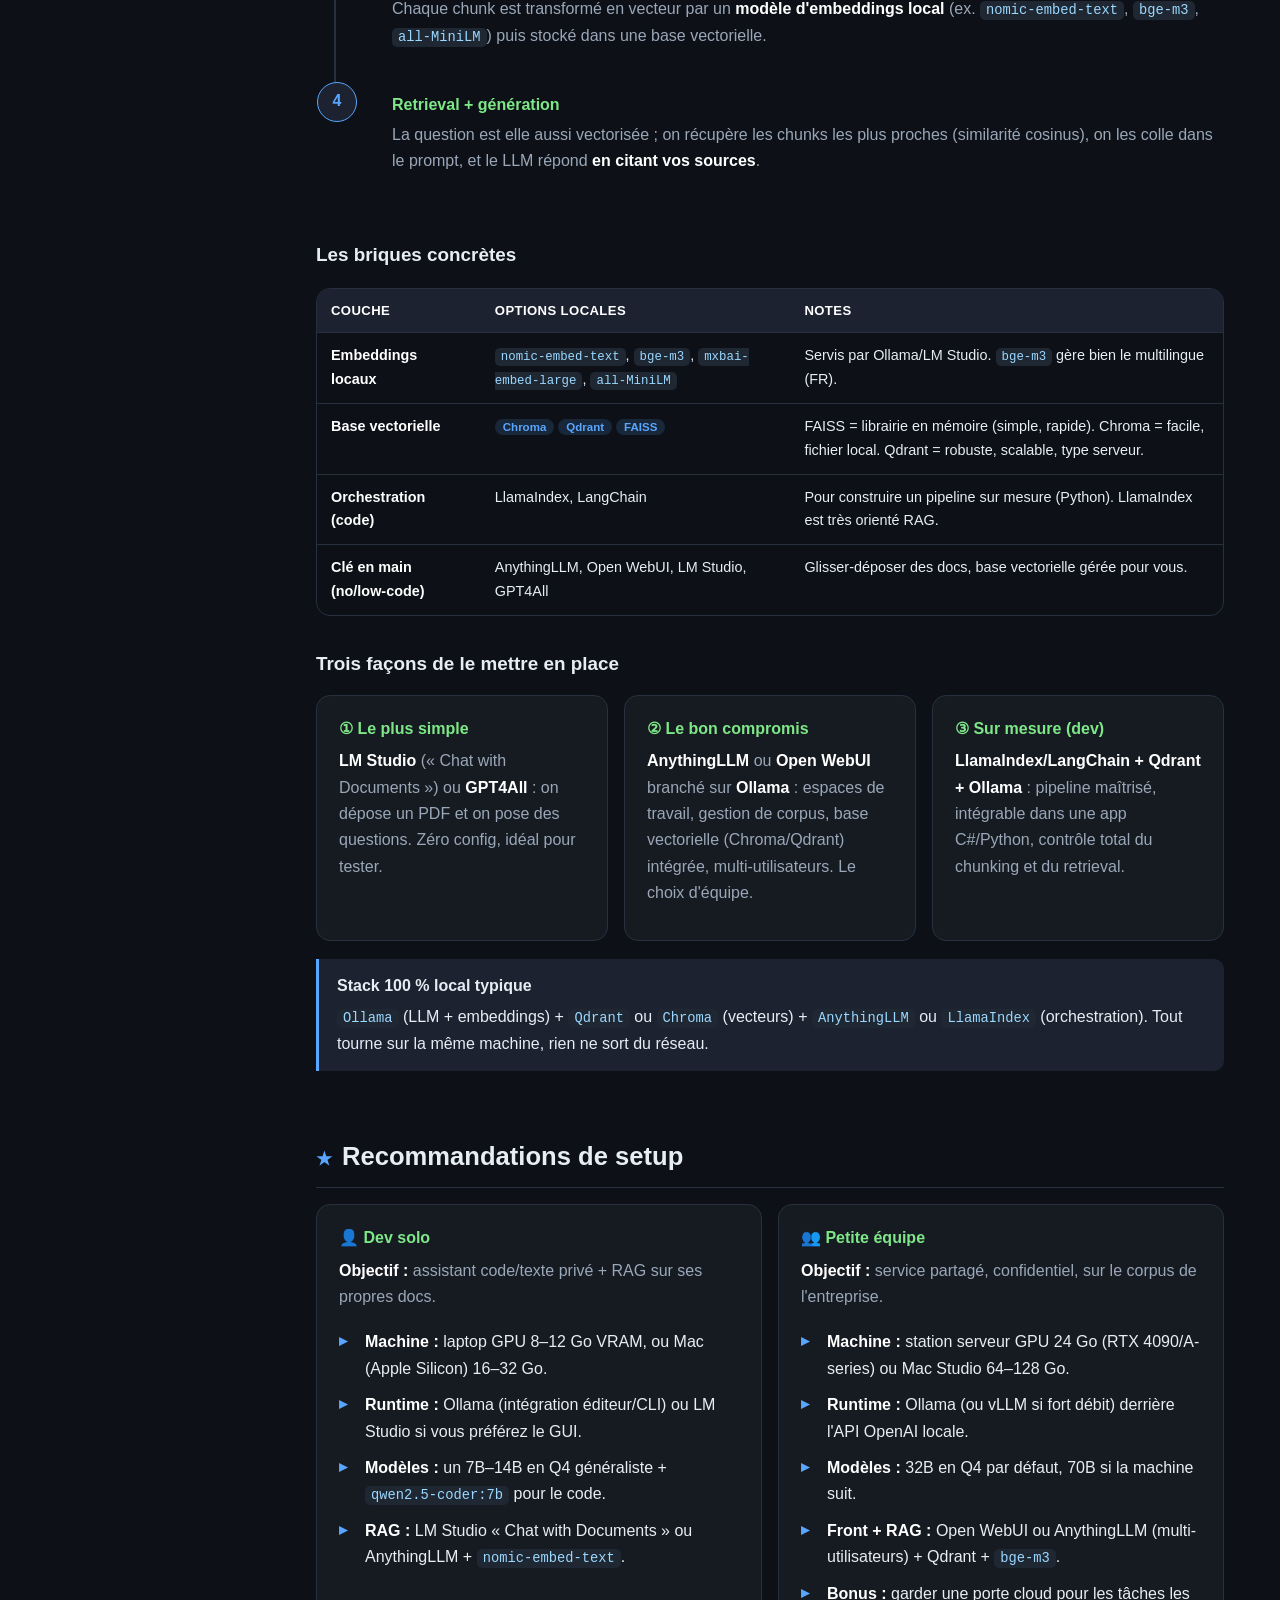
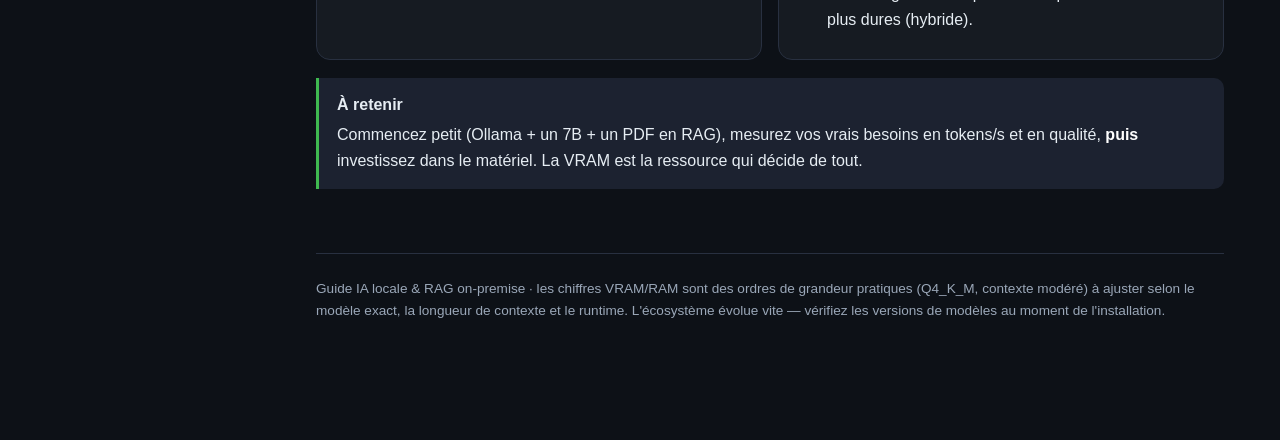
<file: ia-locale-rag.html>
<!DOCTYPE html>
<html lang="fr">
<head>
<meta charset="UTF-8">
<meta name="viewport" content="width=device-width, initial-scale=1.0">
<title>IA locale & RAG on-premise — Guide pratique pour devs</title>
<style>
  :root{
    --bg:#0d1117; --bg2:#161b22; --bg3:#1c2230; --card:#161b22;
    --border:#283040; --txt:#e6edf3; --muted:#9aa7b8; --accent:#58a6ff;
    --accent2:#7ee787; --warn:#f0883e; --bad:#ff7b72; --good:#3fb950;
    --code:#1f2733;
    --radius:14px;
  }
  *{box-sizing:border-box}
  html{scroll-behavior:smooth}
  body{
    margin:0;background:var(--bg);color:var(--txt);
    font-family:-apple-system,BlinkMacSystemFont,"Segoe UI",Roboto,Helvetica,Arial,sans-serif;
    line-height:1.65;font-size:16px;
  }
  .layout{display:flex;max-width:1280px;margin:0 auto}
  /* Sidebar */
  nav.side{
    position:sticky;top:0;align-self:flex-start;height:100vh;overflow-y:auto;
    width:260px;flex-shrink:0;padding:28px 18px;border-right:1px solid var(--border);
    background:var(--bg2);
  }
  nav.side .brand{font-weight:800;font-size:1.05rem;letter-spacing:.3px;margin-bottom:4px}
  nav.side .brand span{color:var(--accent)}
  nav.side .sub{color:var(--muted);font-size:.78rem;margin-bottom:22px}
  nav.side a{
    display:block;color:var(--muted);text-decoration:none;padding:8px 12px;border-radius:8px;
    font-size:.9rem;margin-bottom:2px;border-left:2px solid transparent;
  }
  nav.side a:hover{background:var(--bg3);color:var(--txt)}
  nav.side a .n{color:var(--accent);font-variant-numeric:tabular-nums;margin-right:8px;font-size:.8rem}
  /* Main */
  main{flex:1;min-width:0;padding:48px 56px 120px}
  header.hero{margin-bottom:54px}
  header.hero h1{font-size:2.3rem;line-height:1.15;margin:0 0 14px;font-weight:800}
  header.hero h1 span{color:var(--accent)}
  header.hero p.lead{color:var(--muted);font-size:1.08rem;max-width:760px;margin:0}
  .tagline{display:inline-block;background:var(--bg3);border:1px solid var(--border);
    color:var(--accent2);font-size:.74rem;font-weight:700;letter-spacing:1px;text-transform:uppercase;
    padding:5px 12px;border-radius:999px;margin-bottom:18px}
  section{margin-bottom:64px;scroll-margin-top:24px}
  section h2{font-size:1.6rem;margin:0 0 6px;padding-bottom:10px;border-bottom:1px solid var(--border);font-weight:800}
  section h2 .num{color:var(--accent);font-size:1.1rem;margin-right:10px;font-variant-numeric:tabular-nums}
  section h3{font-size:1.18rem;margin:32px 0 10px;font-weight:700;color:var(--txt)}
  section h4{font-size:1rem;margin:22px 0 6px;font-weight:700;color:var(--accent2)}
  p{margin:0 0 14px}
  .muted{color:var(--muted)}
  strong{color:#fff}
  code{background:var(--code);padding:2px 6px;border-radius:5px;font-size:.86em;
    font-family:"SF Mono",ui-monospace,Menlo,Consolas,monospace;color:#9ad8ff}
  pre{background:var(--code);border:1px solid var(--border);border-radius:10px;padding:16px 18px;
    overflow-x:auto;font-size:.84rem;line-height:1.5;margin:0 0 16px}
  pre code{background:none;padding:0;color:#c9d6e4}
  /* cards / grids */
  .grid{display:grid;gap:16px;margin:16px 0}
  .grid.c2{grid-template-columns:1fr 1fr}
  .grid.c3{grid-template-columns:repeat(3,1fr)}
  .card{background:var(--card);border:1px solid var(--border);border-radius:var(--radius);padding:20px 22px}
  .card h4{margin-top:0}
  /* callouts */
  .note{border-left:3px solid var(--accent);background:var(--bg3);padding:14px 18px;border-radius:0 10px 10px 0;margin:18px 0}
  .note.warn{border-color:var(--warn)}
  .note.good{border-color:var(--good)}
  .note .t{font-weight:700;display:block;margin-bottom:4px}
  /* tables */
  .tablewrap{overflow-x:auto;margin:18px 0;border:1px solid var(--border);border-radius:var(--radius)}
  table{border-collapse:collapse;width:100%;font-size:.9rem}
  th,td{padding:11px 14px;text-align:left;border-bottom:1px solid var(--border);vertical-align:top}
  th{background:var(--bg3);font-weight:700;color:#fff;white-space:nowrap;font-size:.82rem;text-transform:uppercase;letter-spacing:.4px}
  tr:last-child td{border-bottom:none}
  tbody tr:hover{background:rgba(88,166,255,.05)}
  td .pill{font-size:.72rem;padding:2px 8px;border-radius:999px;font-weight:700;white-space:nowrap}
  .pill.green{background:rgba(63,185,80,.15);color:var(--good)}
  .pill.orange{background:rgba(240,136,62,.15);color:var(--warn)}
  .pill.red{background:rgba(255,123,114,.15);color:var(--bad)}
  .pill.blue{background:rgba(88,166,255,.15);color:var(--accent)}
  /* pros cons */
  ul.clean{list-style:none;padding:0;margin:0}
  ul.clean li{padding:5px 0 5px 26px;position:relative}
  ul.clean li::before{position:absolute;left:0;top:4px;font-weight:800}
  ul.pro li::before{content:"+";color:var(--good)}
  ul.con li::before{content:"–";color:var(--bad)}
  ul.dot li::before{content:"▸";color:var(--accent)}
  /* steps */
  .steps{counter-reset:s;margin:18px 0}
  .step{position:relative;padding:4px 0 18px 56px;border-left:2px solid var(--border);margin-left:18px}
  .step:last-child{border-left:2px solid transparent}
  .step::before{counter-increment:s;content:counter(s);position:absolute;left:-19px;top:0;
    width:38px;height:38px;border-radius:50%;background:var(--bg3);border:1px solid var(--accent);
    color:var(--accent);font-weight:800;display:flex;align-items:center;justify-content:center}
  .step h4{margin:6px 0 4px}
  footer{border-top:1px solid var(--border);padding-top:24px;color:var(--muted);font-size:.85rem}
  .kpi{font-size:1.9rem;font-weight:800;color:var(--accent2);line-height:1}
  .kpi small{display:block;font-size:.78rem;color:var(--muted);font-weight:500;margin-top:6px}
  @media(max-width:920px){
    nav.side{display:none}
    main{padding:28px 20px 80px}
    .grid.c2,.grid.c3{grid-template-columns:1fr}
    header.hero h1{font-size:1.8rem}
  }
</style>
</head>
<body>
<nav class="xnav" aria-label="Navigation entre les pages">
  <a href="index.html">Quiz</a>
  <a href="agentique.html">Agentique</a>
  <a href="ia-locale-rag.html" aria-current="page">IA locale &amp; RAG</a>
  <a href="claude-code-presentation.html">Claude Code</a>
</nav>
<style>
.xnav{position:fixed;bottom:14px;left:50%;transform:translateX(-50%);z-index:99999;display:flex;gap:6px;padding:6px 8px;background:rgba(20,20,25,.85);backdrop-filter:blur(8px);border:1px solid rgba(255,255,255,.15);border-radius:999px;font:500 13px/1 system-ui,-apple-system,Segoe UI,Roboto,sans-serif;box-shadow:0 6px 24px rgba(0,0,0,.35)}
.xnav a{color:#dfe3ea;text-decoration:none;padding:6px 12px;border-radius:999px;white-space:nowrap}
.xnav a:hover{background:rgba(255,255,255,.12);color:#fff}
.xnav a[aria-current="page"]{background:#6c5ce7;color:#fff}
@media(max-width:560px){.xnav{font-size:12px;flex-wrap:wrap;justify-content:center;bottom:8px;max-width:94vw}}
</style>
<div class="layout">
  <nav class="side">
    <div class="brand">IA <span>locale</span> & RAG</div>
    <div class="sub">Guide de mise en œuvre on-premise</div>
    <a href="#lexique"><span class="n">§</span>Lexique des termes</a>
    <a href="#intro"><span class="n">1</span>Pourquoi le local</a>
    <a href="#outils"><span class="n">2</span>Outils : Ollama vs LM Studio</a>
    <a href="#modeles"><span class="n">3</span>Modèles, quantization & VRAM</a>
    <a href="#usages"><span class="n">4</span>Ce qu'on peut faire</a>
    <a href="#rag"><span class="n">5</span>PDF & RAG en local</a>
    <a href="#reco"><span class="n">★</span>Recommandations de setup</a>
  </nav>

  <main>
    <header class="hero">
      <span class="tagline">Pragmatique · orienté mise en œuvre</span>
      <h1>Faire tourner des <span>LLM en local</span><br>et interroger ses propres documents</h1>
      <p class="lead">Confidentialité, coût, latence, souveraineté : un guide concret pour devs et chefs de projet qui évaluent l'exécution de modèles on-premise plutôt que via une API cloud — avec les chiffres VRAM/RAM qui comptent et le RAG 100 % local.</p>
    </header>

    <!-- ===================== LEXIQUE ===================== -->
    <section id="lexique">
      <h2><span class="num">§</span>Lexique des termes</h2>
      <p class="muted">Les mots-clés du guide, en une ligne. À lire avant de plonger, ou à garder ouvert à côté.</p>
      <div class="tablewrap">
      <table>
        <thead><tr><th style="width:22%">Terme</th><th>Définition</th></tr></thead>
        <tbody>
          <tr><td><strong>LLM</strong></td><td><em>Large Language Model</em> — un modèle de langage entraîné à prédire du texte (assistant, résumé, code…).</td></tr>
          <tr><td><strong>Local / on-premise</strong></td><td>Le modèle tourne sur <strong>votre</strong> machine ou serveur, pas via une API cloud. Aucune donnée ne sort du réseau.</td></tr>
          <tr><td><strong>Inférence</strong></td><td>Le fait de <strong>faire tourner</strong> un modèle déjà entraîné pour générer une réponse (par opposition à l'entraînement).</td></tr>
          <tr><td><strong>Token</strong></td><td>L'unité de découpage du texte pour le modèle (~¾ d'un mot). Sert à mesurer contexte, vitesse et coût.</td></tr>
          <tr><td><strong>Tokens/seconde (t/s)</strong></td><td>La vitesse de génération. Repère : &gt; 15 t/s = fluide en chat, &lt; 5 t/s = pénible en interactif.</td></tr>
          <tr><td><strong>Paramètres (B)</strong></td><td>La « taille » du modèle en milliards de poids (7B, 70B…). Plus = plus capable mais plus gourmand et lent.</td></tr>
          <tr><td><strong>Quantization</strong></td><td>Compression des poids (8, 5, 4 bits…) pour réduire la mémoire requise, avec une perte de qualité maîtrisée.</td></tr>
          <tr><td><strong>GGUF</strong></td><td>Le format de fichier standard des modèles quantizés côté llama.cpp / Ollama / LM Studio.</td></tr>
          <tr><td><strong>VRAM / RAM</strong></td><td><strong>VRAM</strong> = mémoire du GPU (rapide, chère). <strong>RAM</strong> = mémoire système (lente pour un LLM, moins chère). Le modèle doit y tenir.</td></tr>
          <tr><td><strong>Mémoire unifiée</strong></td><td>Sur Apple Silicon (M1–M4), RAM partagée CPU/GPU : un Mac 64 Go peut charger un modèle qu'aucun laptop PC ne fait tourner.</td></tr>
          <tr><td><strong>Fenêtre de contexte</strong></td><td>La quantité de texte (en tokens) que le modèle peut « voir » d'un coup. Un contexte long consomme de la mémoire (cache KV).</td></tr>
          <tr><td><strong>Cache KV</strong></td><td>La mémoire consommée pour garder le contexte pendant la génération. Grossit avec la longueur du contexte.</td></tr>
          <tr><td><strong>Offload</strong></td><td>Quand un modèle ne tient pas en VRAM, une partie bascule en RAM/CPU : ça marche, mais ça ralentit fortement.</td></tr>
          <tr><td><strong>llama.cpp</strong></td><td>Le moteur d'inférence C/C++ bas niveau qui tourne sous Ollama et LM Studio.</td></tr>
          <tr><td><strong>API compatible OpenAI</strong></td><td>Les outils locaux exposent la même interface que l'API OpenAI : votre code existant marche en changeant juste l'URL.</td></tr>
          <tr><td><strong>RAG</strong></td><td><em>Retrieval-Augmented Generation</em> — retrouver les passages pertinents dans <em>vos</em> documents et les injecter dans le prompt pour que le LLM réponde dessus.</td></tr>
          <tr><td><strong>Chunking</strong></td><td>Le découpage des documents en morceaux (~300–800 tokens) avant indexation. Étape clé de la qualité d'un RAG.</td></tr>
          <tr><td><strong>Embeddings</strong></td><td>La transformation d'un texte en <strong>vecteur</strong> de nombres, pour mesurer la proximité de sens entre deux textes.</td></tr>
          <tr><td><strong>Base vectorielle</strong></td><td>Stockage spécialisé (Chroma, Qdrant, FAISS) qui retrouve les vecteurs les plus proches d'une question.</td></tr>
          <tr><td><strong>Retrieval</strong></td><td>L'étape de <strong>récupération</strong> : on vectorise la question et on ramène les chunks les plus proches (similarité cosinus).</td></tr>
          <tr><td><strong>OCR</strong></td><td><em>Reconnaissance optique de caractères</em> (ex. Tesseract) — extraire le texte d'un PDF scanné ou d'une image.</td></tr>
        </tbody>
      </table>
      </div>
    </section>

    <!-- ===================== 1 ===================== -->
    <section id="intro">
      <h2><span class="num">1</span>Pourquoi (et quand) faire de l'IA en local</h2>
      <p>Le cloud (OpenAI, Anthropic, etc.) reste imbattable sur la qualité brute et la simplicité. Le local devient pertinent dès que <strong>la donnée, le coût récurrent ou l'indépendance</strong> pèsent plus lourd que les quelques points de qualité gagnés par les plus gros modèles propriétaires.</p>

      <h3>Cas d'usage qui justifient le local</h3>
      <div class="grid c2">
        <div class="card">
          <h4>🔒 Données sensibles & code propriétaire</h4>
          <p class="muted">Aucune donnée ne quitte le réseau. Indispensable pour du code source confidentiel, des dossiers médicaux/juridiques, des documents RH ou financiers. Pas de risque que vos prompts servent à un entraînement tiers.</p>
        </div>
        <div class="card">
          <h4>⚖️ Conformité RGPD & souveraineté</h4>
          <p class="muted">Pas de transfert hors UE, pas de sous-traitant à auditer, traçabilité totale. Simplifie radicalement les analyses d'impact (PIA) et les exigences de certains secteurs régulés (santé, défense, banque, secteur public).</p>
        </div>
        <div class="card">
          <h4>💸 Coût récurrent maîtrisé</h4>
          <p class="muted">Au-delà d'un certain volume, le coût par token du cloud devient une rente. En local, le coût est un <strong>investissement matériel amorti</strong> : une station bien dimensionnée se rentabilise face à des milliers d'appels/jour (agents, traitement batch, autocomplétion).</p>
        </div>
        <div class="card">
          <h4>📡 Hors-ligne & faible latence</h4>
          <p class="muted">Fonctionne sans connexion (terrain, site industriel, air-gap). Latence locale stable, pas de rate-limit ni de coupure d'API côté fournisseur. Idéal pour de l'autocomplétion ou des boucles d'agent très bavardes.</p>
        </div>
      </div>

      <h3>Les limites — à dire honnêtement</h3>
      <div class="grid c2">
        <div class="card">
          <ul class="clean con">
            <li><strong>Plafond de qualité.</strong> Un 70B local reste en dessous des meilleurs modèles cloud frontières sur le raisonnement complexe et les contextes très longs.</li>
            <li><strong>Coût matériel initial.</strong> Une vraie station à GPU 24–48 Go se chiffre en milliers d'euros.</li>
            <li><strong>Ops à votre charge.</strong> Mises à jour, monitoring, sécurité, mises à l'échelle : c'est vous l'équipe infra.</li>
          </ul>
        </div>
        <div class="card">
          <ul class="clean con">
            <li><strong>Débit limité.</strong> Une seule machine sert peu d'utilisateurs en parallèle sans dégradation.</li>
            <li><strong>Fenêtre de contexte.</strong> Souvent plus courte en pratique (la VRAM est mangée par le cache KV).</li>
            <li><strong>Écosystème mouvant.</strong> Modèles et outils évoluent vite ; il faut suivre.</li>
          </ul>
        </div>
      </div>
      <div class="note">
        <span class="t">Règle de décision rapide</span>
        Donnée sensible + volume élevé + besoin offline → <strong>local</strong>. Qualité maximale + usage ponctuel + pas de contrainte de données → <strong>cloud</strong>. Beaucoup d'équipes finissent en <strong>hybride</strong> : local par défaut, cloud en débordement pour les tâches les plus dures.
      </div>
    </section>

    <!-- ===================== 2 ===================== -->
    <section id="outils">
      <h2><span class="num">2</span>Les outils : Ollama vs LM Studio</h2>
      <p>Ce sont les deux portes d'entrée les plus simples. Les deux embarquent <strong>llama.cpp</strong> sous le capot et exposent une <strong>API compatible OpenAI</strong> en local — c'est le point clé pour intégrer dans un workflow dev existant.</p>

      <div class="grid c2">
        <div class="card">
          <h4>Ollama — le « Docker des LLM »</h4>
          <p class="muted">CLI-first, pensé pour les devs et le scripting. <code>ollama pull</code> / <code>ollama run</code>, un Modelfile pour personnaliser, un serveur qui tourne en daemon. Parfait pour intégrer dans du code, des conteneurs, du CI.</p>
          <ul class="clean pro">
            <li>Léger, scriptable, idéal serveur/headless</li>
            <li>API OpenAI sur <code>localhost:11434</code></li>
            <li>Énorme écosystème d'intégrations (VS Code, Open WebUI…)</li>
          </ul>
          <ul class="clean con">
            <li>Pas de GUI native (sélection de modèle moins guidée)</li>
          </ul>
        </div>
        <div class="card">
          <h4>LM Studio — le confort du GUI</h4>
          <p class="muted">Application bureau (Win/Mac/Linux) avec catalogue de modèles, chat intégré, réglages visuels (offload GPU, contexte) et un serveur local en un clic. Idéal pour découvrir, tester et comparer sans toucher au terminal.</p>
          <ul class="clean pro">
            <li>Recherche/téléchargement de modèles guidé (Hugging Face)</li>
            <li>Serveur API OpenAI sur <code>localhost:1234</code></li>
            <li>Visualise l'impact RAM/VRAM avant de charger</li>
          </ul>
          <ul class="clean con">
            <li>Moins naturel à automatiser/scripter côté serveur</li>
          </ul>
        </div>
      </div>

      <div class="tablewrap">
      <table>
        <thead><tr>
          <th>Critère</th><th>Ollama</th><th>LM Studio</th>
        </tr></thead>
        <tbody>
          <tr><td><strong>Philosophie</strong></td><td>CLI / serveur, automatisation</td><td>Application desktop, exploration</td></tr>
          <tr><td><strong>Interface</strong></td><td>Terminal (+ GUIs tierces)</td><td>GUI riche + chat intégré</td></tr>
          <tr><td><strong>Installation</strong></td><td><span class="pill green">Très simple</span> 1 binaire / 1 commande</td><td><span class="pill green">Très simple</span> installeur clic</td></tr>
          <tr><td><strong>Format de modèles</strong></td><td>GGUF (registry Ollama) + import GGUF</td><td>GGUF + MLX (Apple) via Hugging Face</td></tr>
          <tr><td><strong>API OpenAI locale</strong></td><td><span class="pill blue">Oui</span> <code>:11434/v1</code></td><td><span class="pill blue">Oui</span> <code>:1234/v1</code></td></tr>
          <tr><td><strong>Intégration workflow dev</strong></td><td><span class="pill green">Excellente</span> scripts, Docker, CI</td><td><span class="pill orange">Bonne</span> via le serveur local</td></tr>
          <tr><td><strong>Personnalisation</strong></td><td>Modelfile (system prompt, params)</td><td>Presets visuels</td></tr>
          <tr><td><strong>Cible</strong></td><td>Devs, intégration, prod légère</td><td>Débutants, exploration, desktop</td></tr>
          <tr><td><strong>RAG intégré</strong></td><td>Non (via Open WebUI / AnythingLLM)</td><td><span class="pill green">Oui</span> « Chat with Documents »</td></tr>
        </tbody>
      </table>
      </div>

      <h3>Exposer l'API locale (compatible OpenAI)</h3>
      <p>Le gros intérêt : votre code existant qui parle à OpenAI fonctionne en changeant juste l'URL de base et la clé.</p>
      <pre><code># Ollama
curl http://localhost:11434/v1/chat/completions -d '{
  "model": "qwen2.5-coder:7b",
  "messages": [{"role":"user","content":"Refactore cette fonction C#"}]
}'

# Côté client (Python/C#/JS) : base_url = http://localhost:11434/v1
# api_key = "ollama" (factice, non vérifiée)</code></pre>

      <h3>Les autres alternatives, en bref</h3>
      <div class="grid c3">
        <div class="card"><h4>llama.cpp</h4><p class="muted">Le moteur C/C++ bas niveau sous Ollama/LM Studio. Contrôle total, performances, mais à la main. Pour qui veut optimiser finement.</p></div>
        <div class="card"><h4>vLLM</h4><p class="muted">Moteur d'inférence haut débit pour <strong>servir en prod</strong> (multi-utilisateurs, GPU). Plus complexe, orienté serveur GPU, pas laptop.</p></div>
        <div class="card"><h4>Jan</h4><p class="muted">Alternative open-source type LM Studio, 100 % offline, interface soignée. Bon compromis GUI + ouverture.</p></div>
        <div class="card"><h4>GPT4All</h4><p class="muted">Desktop grand public, simple, RAG local intégré. Léger, orienté CPU, pratique sur petites machines.</p></div>
        <div class="card"><h4>Open WebUI</h4><p class="muted">Interface web (type ChatGPT) qui se branche sur Ollama. Multi-utilisateurs, RAG, gestion de docs. Excellent front d'équipe.</p></div>
        <div class="card"><h4>AnythingLLM</h4><p class="muted">Solution RAG clé en main (desktop ou Docker) : ingestion docs, base vectorielle, espaces de travail. Voir section 5.</p></div>
      </div>
    </section>

    <!-- ===================== 3 ===================== -->
    <section id="modeles">
      <h2><span class="num">3</span>Modèles, quantization & besoins machine</h2>
      <p>Trois variables déterminent ce qui tourne chez vous : la <strong>taille du modèle</strong> (paramètres), la <strong>quantization</strong> (précision des poids) et la <strong>mémoire</strong> (VRAM sur GPU, RAM sur CPU, mémoire unifiée sur Apple Silicon).</p>

      <h3>Taille du modèle (paramètres)</h3>
      <p>Plus de paramètres = plus « intelligent » mais plus gourmand et plus lent. Ordres de grandeur utiles :</p>
      <div class="grid c3">
        <div class="card"><div class="kpi">1B–3B<small>Autocomplétion, classification, tâches simples. Tourne partout, même CPU.</small></div></div>
        <div class="card"><div class="kpi">7B–14B<small>Le sweet spot. Bon assistant code/texte, raisonnement correct. Cible des laptops/desktops sérieux.</small></div></div>
        <div class="card"><div class="kpi">32B–70B+<small>Raisonnement avancé, proche du cloud sur beaucoup de tâches. Exige une vraie station GPU.</small></div></div>
      </div>

      <h3>La quantization : la clé pour faire rentrer un modèle</h3>
      <p>Un modèle est entraîné en 16 bits (FP16). La quantization <strong>compresse les poids</strong> (8, 5, 4 bits…) pour diviser la mémoire requise, avec une perte de qualité maîtrisée. <strong>GGUF</strong> est le format de fichier standard côté llama.cpp/Ollama/LM Studio.</p>
      <div class="tablewrap">
      <table>
        <thead><tr><th>Niveau</th><th>Bits/poids</th><th>Mémoire vs FP16</th><th>Qualité</th><th>Quand l'utiliser</th></tr></thead>
        <tbody>
          <tr><td><strong>Q8</strong></td><td>~8 bits</td><td>~50 %</td><td><span class="pill green">Quasi intacte</span></td><td>Si vous avez la mémoire, qualité max</td></tr>
          <tr><td><strong>Q6_K</strong></td><td>~6 bits</td><td>~40 %</td><td><span class="pill green">Excellente</span></td><td>Très bon compromis</td></tr>
          <tr><td><strong>Q5_K_M</strong></td><td>~5 bits</td><td>~35 %</td><td><span class="pill green">Très bonne</span></td><td>Compromis recommandé</td></tr>
          <tr><td><strong>Q4_K_M</strong></td><td>~4 bits</td><td>~30 %</td><td><span class="pill orange">Bonne</span></td><td><strong>Le défaut le plus courant</strong> — meilleur rapport taille/qualité</td></tr>
          <tr><td><strong>Q3 / Q2</strong></td><td>2–3 bits</td><td>~20–25 %</td><td><span class="pill red">Dégradée</span></td><td>Uniquement pour faire tenir un gros modèle de force</td></tr>
        </tbody>
      </table>
      </div>
      <div class="note good"><span class="t">Règle d'or</span>Privilégiez un <strong>modèle plus gros mais plus quantizé</strong> plutôt qu'un petit modèle en haute précision. Un 14B en Q4 bat presque toujours un 7B en Q8 à mémoire égale.</div>

      <h3>Combien de mémoire pour quel modèle ?</h3>
      <p>Estimation pratique : <strong>mémoire ≈ (nb paramètres en milliards) × (bits/8) + ~15–25 % d'overhead</strong> (cache KV pour le contexte, activations). En Q4, comptez grossièrement <strong>~0,6 Go par milliard de paramètres</strong>.</p>
      <div class="tablewrap">
      <table>
        <thead><tr><th>Modèle</th><th>Q4_K_M (≈ taille)</th><th>VRAM/RAM conseillée</th><th>Tient sur…</th></tr></thead>
        <tbody>
          <tr><td><strong>3B</strong></td><td>~2 Go</td><td>4–6 Go</td><td>N'importe quel laptop récent, même iGPU/CPU</td></tr>
          <tr><td><strong>7B–8B</strong></td><td>~4–5 Go</td><td>6–8 Go</td><td>GPU 8 Go, Mac 16 Go, bon laptop</td></tr>
          <tr><td><strong>13B–14B</strong></td><td>~8–9 Go</td><td>10–12 Go</td><td>RTX 3060 12 Go, Mac 16–24 Go</td></tr>
          <tr><td><strong>32B–34B</strong></td><td>~19–20 Go</td><td>24 Go</td><td>RTX 3090/4090 24 Go, Mac 32–48 Go</td></tr>
          <tr><td><strong>70B</strong></td><td>~40–42 Go</td><td>48 Go (ou 2×24 Go)</td><td>2× GPU 24 Go, Mac 64–96 Go</td></tr>
        </tbody>
      </table>
      </div>
      <p class="muted">Ajoutez de la marge pour le <strong>contexte long</strong> : le cache KV peut consommer plusieurs Go à 32k+ tokens. Si ça déborde, la couche manquante est offloadée en RAM/CPU → ça marche mais ça ralentit fortement.</p>

      <h3>GPU vs CPU vs Apple Silicon</h3>
      <div class="grid c3">
        <div class="card">
          <h4>🎮 GPU (VRAM)</h4>
          <p class="muted">Le roi de la vitesse. Tout le modèle doit tenir en <strong>VRAM</strong> pour être rapide. NVIDIA (CUDA) est le standard. C'est la VRAM, pas la puissance brute, qui détermine quel modèle vous pouvez charger.</p>
        </div>
        <div class="card">
          <h4>🖥️ CPU (RAM)</h4>
          <p class="muted">Fonctionne avec beaucoup de RAM système (moins chère), mais <strong>nettement plus lent</strong> (bande passante mémoire limitée). OK pour des petits modèles ou du batch non interactif, pénible en chat temps réel sur gros modèle.</p>
        </div>
        <div class="card">
          <h4>🍎 Apple Silicon</h4>
          <p class="muted">La <strong>mémoire unifiée</strong> (M1–M4) est partagée CPU/GPU : un Mac 64 Go peut charger un 70B, ce qu'aucun laptop PC ne fait. Excellent rapport perf/watt. ~75 % de la RAM est allouable au GPU.</p>
        </div>
      </div>
    </section>

    <!-- ===================== 4 ===================== -->
    <section id="usages">
      <h2><span class="num">4</span>Ce qu'on peut réellement faire selon la machine</h2>
      <p>Vitesse mesurée en <strong>tokens/seconde</strong> (t/s). Repère de confort : <strong>&gt; 15 t/s</strong> = fluide en chat ; <strong>5–10 t/s</strong> = utilisable ; <strong>&lt; 5 t/s</strong> = pénible en interactif (OK en batch).</p>
      <div class="tablewrap">
      <table>
        <thead><tr><th>Machine</th><th>Modèle réaliste</th><th>Vitesse typique</th><th>Ce que ça permet</th></tr></thead>
        <tbody>
          <tr>
            <td><strong>Laptop sans GPU dédié</strong><br><span class="muted">8–16 Go RAM</span></td>
            <td>3B (Q4)<br>7B (Q4, lent)</td>
            <td><span class="pill orange">5–15 t/s</span></td>
            <td>Autocomplétion, reformulation, classification, résumés courts, assistant léger.</td>
          </tr>
          <tr>
            <td><strong>Laptop GPU / Mac 16 Go</strong><br><span class="muted">8 Go VRAM ou unifiée</span></td>
            <td>7B–8B (Q4)<br>14B (serré)</td>
            <td><span class="pill green">20–40 t/s</span></td>
            <td>Assistant code au quotidien, chat sérieux, RAG sur docs perso, refactor.</td>
          </tr>
          <tr>
            <td><strong>Desktop RTX 12 Go / Mac 24–32 Go</strong></td>
            <td>14B (Q4/Q5)<br>32B (Mac)</td>
            <td><span class="pill green">25–50 t/s</span></td>
            <td>Très bon assistant généraliste + code, RAG confortable, agents simples.</td>
          </tr>
          <tr>
            <td><strong>Station RTX 24 Go / Mac 64 Go</strong></td>
            <td>32B (Q4) fluide<br>70B (possible)</td>
            <td><span class="pill green">15–40 t/s</span> (32B)</td>
            <td>Raisonnement avancé, code complexe, RAG sur gros corpus, serveur petite équipe.</td>
          </tr>
          <tr>
            <td><strong>Bi-GPU 2×24 Go / Mac 96–128 Go</strong></td>
            <td>70B (Q4/Q5)</td>
            <td><span class="pill orange">8–20 t/s</span></td>
            <td>Le plus proche du cloud en local : raisonnement, longs contextes, prod légère.</td>
          </tr>
        </tbody>
      </table>
      </div>
      <div class="note warn"><span class="t">Le compromis honnête</span>Qualité, vitesse et budget : on en choisit deux. Un 70B local impressionne mais reste lent et cher ; pour 90 % du travail dev quotidien, un <strong>14B–32B en Q4 sur une carte 24 Go</strong> offre le meilleur ressenti. Et pour du <strong>code</strong>, un modèle spécialisé (ex. famille <code>qwen2.5-coder</code>) de 7–14B bat souvent un généraliste plus gros.</div>
    </section>

    <!-- ===================== 5 ===================== -->
    <section id="rag">
      <h2><span class="num">5</span>Lire des PDF & interroger ses docs : le RAG 100 % local</h2>
      <p>Un LLM seul ne connaît pas vos documents. Le <strong>RAG (Retrieval-Augmented Generation)</strong> retrouve les passages pertinents dans <em>vos</em> fichiers et les injecte dans le prompt. Tout — modèle, embeddings, base vectorielle — peut rester sur votre machine : aucune donnée ne sort.</p>

      <h3>Le principe en 4 étapes</h3>
      <div class="steps">
        <div class="step"><h4>Ingestion</h4><p class="muted">On charge les sources (PDF, Word, Markdown, code…) et on en extrait le texte brut. Un PDF scanné passe par de l'OCR (Tesseract) au préalable.</p></div>
        <div class="step"><h4>Chunking</h4><p class="muted">On découpe le texte en morceaux (~300–800 tokens, avec chevauchement). Trop gros = bruit ; trop petit = perte de contexte. C'est l'étape qui fait le plus la qualité du RAG.</p></div>
        <div class="step"><h4>Embeddings</h4><p class="muted">Chaque chunk est transformé en vecteur par un <strong>modèle d'embeddings local</strong> (ex. <code>nomic-embed-text</code>, <code>bge-m3</code>, <code>all-MiniLM</code>) puis stocké dans une base vectorielle.</p></div>
        <div class="step"><h4>Retrieval + génération</h4><p class="muted">La question est elle aussi vectorisée ; on récupère les chunks les plus proches (similarité cosinus), on les colle dans le prompt, et le LLM répond <strong>en citant vos sources</strong>.</p></div>
      </div>

      <h3>Les briques concrètes</h3>
      <div class="tablewrap">
      <table>
        <thead><tr><th>Couche</th><th>Options locales</th><th>Notes</th></tr></thead>
        <tbody>
          <tr><td><strong>Embeddings locaux</strong></td><td><code>nomic-embed-text</code>, <code>bge-m3</code>, <code>mxbai-embed-large</code>, <code>all-MiniLM</code></td><td>Servis par Ollama/LM Studio. <code>bge-m3</code> gère bien le multilingue (FR).</td></tr>
          <tr><td><strong>Base vectorielle</strong></td><td><span class="pill blue">Chroma</span> <span class="pill blue">Qdrant</span> <span class="pill blue">FAISS</span></td><td>FAISS = librairie en mémoire (simple, rapide). Chroma = facile, fichier local. Qdrant = robuste, scalable, type serveur.</td></tr>
          <tr><td><strong>Orchestration (code)</strong></td><td>LlamaIndex, LangChain</td><td>Pour construire un pipeline sur mesure (Python). LlamaIndex est très orienté RAG.</td></tr>
          <tr><td><strong>Clé en main (no/low-code)</strong></td><td>AnythingLLM, Open WebUI, LM Studio, GPT4All</td><td>Glisser-déposer des docs, base vectorielle gérée pour vous.</td></tr>
        </tbody>
      </table>
      </div>

      <h3>Trois façons de le mettre en place</h3>
      <div class="grid c3">
        <div class="card">
          <h4>① Le plus simple</h4>
          <p class="muted"><strong>LM Studio</strong> (« Chat with Documents ») ou <strong>GPT4All</strong> : on dépose un PDF et on pose des questions. Zéro config, idéal pour tester.</p>
        </div>
        <div class="card">
          <h4>② Le bon compromis</h4>
          <p class="muted"><strong>AnythingLLM</strong> ou <strong>Open WebUI</strong> branché sur <strong>Ollama</strong> : espaces de travail, gestion de corpus, base vectorielle (Chroma/Qdrant) intégrée, multi-utilisateurs. Le choix d'équipe.</p>
        </div>
        <div class="card">
          <h4>③ Sur mesure (dev)</h4>
          <p class="muted"><strong>LlamaIndex/LangChain + Qdrant + Ollama</strong> : pipeline maîtrisé, intégrable dans une app C#/Python, contrôle total du chunking et du retrieval.</p>
        </div>
      </div>

      <div class="note"><span class="t">Stack 100 % local typique</span><code>Ollama</code> (LLM + embeddings) + <code>Qdrant</code> ou <code>Chroma</code> (vecteurs) + <code>AnythingLLM</code> ou <code>LlamaIndex</code> (orchestration). Tout tourne sur la même machine, rien ne sort du réseau.</div>
    </section>

    <!-- ===================== RECO ===================== -->
    <section id="reco">
      <h2><span class="num">★</span>Recommandations de setup</h2>
      <div class="grid c2">
        <div class="card">
          <h4>👤 Dev solo</h4>
          <p class="muted"><strong>Objectif :</strong> assistant code/texte privé + RAG sur ses propres docs.</p>
          <ul class="clean dot">
            <li><strong>Machine :</strong> laptop GPU 8–12 Go VRAM, ou Mac (Apple Silicon) 16–32 Go.</li>
            <li><strong>Runtime :</strong> Ollama (intégration éditeur/CLI) ou LM Studio si vous préférez le GUI.</li>
            <li><strong>Modèles :</strong> un 7B–14B en Q4 généraliste + <code>qwen2.5-coder:7b</code> pour le code.</li>
            <li><strong>RAG :</strong> LM Studio « Chat with Documents » ou AnythingLLM + <code>nomic-embed-text</code>.</li>
          </ul>
        </div>
        <div class="card">
          <h4>👥 Petite équipe</h4>
          <p class="muted"><strong>Objectif :</strong> service partagé, confidentiel, sur le corpus de l'entreprise.</p>
          <ul class="clean dot">
            <li><strong>Machine :</strong> station serveur GPU 24 Go (RTX 4090/A-series) ou Mac Studio 64–128 Go.</li>
            <li><strong>Runtime :</strong> Ollama (ou vLLM si fort débit) derrière l'API OpenAI locale.</li>
            <li><strong>Modèles :</strong> 32B en Q4 par défaut, 70B si la machine suit.</li>
            <li><strong>Front + RAG :</strong> Open WebUI ou AnythingLLM (multi-utilisateurs) + Qdrant + <code>bge-m3</code>.</li>
            <li><strong>Bonus :</strong> garder une porte cloud pour les tâches les plus dures (hybride).</li>
          </ul>
        </div>
      </div>
      <div class="note good"><span class="t">À retenir</span>Commencez petit (Ollama + un 7B + un PDF en RAG), mesurez vos vrais besoins en tokens/s et en qualité, <strong>puis</strong> investissez dans le matériel. La VRAM est la ressource qui décide de tout.</div>
    </section>

    <footer>
      Guide IA locale & RAG on-premise · les chiffres VRAM/RAM sont des ordres de grandeur pratiques (Q4_K_M, contexte modéré) à ajuster selon le modèle exact, la longueur de contexte et le runtime. L'écosystème évolue vite — vérifiez les versions de modèles au moment de l'installation.
    </footer>
  </main>
</div>
</body>
</html>
</file>
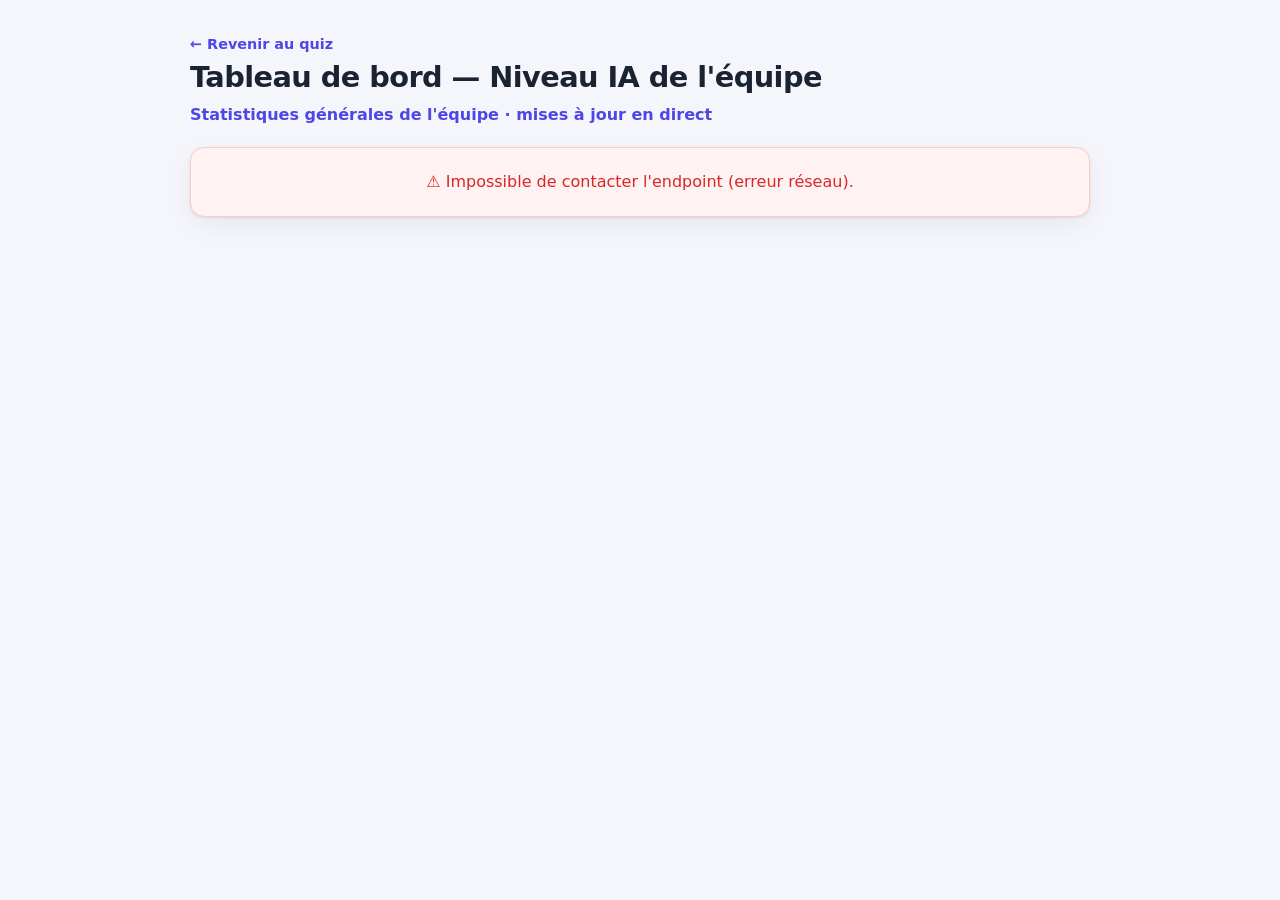
<file: resultats.html>
<!DOCTYPE html>
<html lang="fr">
<head>
  <meta charset="UTF-8" />
  <meta name="viewport" content="width=device-width, initial-scale=1.0" />
  <title>Résultats — Quiz Niveau IA de l'équipe</title>
  <link rel="stylesheet" href="css/styles.css" />
</head>
<body>
  <main class="wrap wrap-dash">
    <header class="hero">
      <a class="back-link" href="index.html">← Revenir au quiz</a>
      <h1>Tableau de bord — Niveau IA de l'équipe</h1>
      <p class="sous-titre">Statistiques générales de l'équipe · mises à jour en direct</p>
    </header>

    <!-- États de chargement -->
    <div id="loading" class="dash-info">Chargement des résultats…</div>
    <div id="erreur" class="dash-info dash-erreur" hidden></div>
    <div id="vide" class="dash-info" hidden>Aucune réponse enregistrée pour l'instant. Reviens ici une fois que l'équipe aura répondu 🙂</div>

    <!-- Contenu (rempli par results.js) -->
    <div id="dash" hidden>

      <!-- KPIs -->
      <section class="kpis" id="kpis"></section>

      <!-- Résultats du test -->
      <section class="dash-bloc">
        <h2>🎯 Résultats du test</h2>
        <div class="card">
          <h3>Distribution des scores (/<span id="scoreTotal">20</span>)</h3>
          <div id="scoreDist" class="bars"></div>
        </div>
        <div class="card">
          <h3>Taux de réussite par question</h3>
          <p class="card-aide">En rouge : les notions à retravailler en équipe.</p>
          <div id="parQuestion" class="bars bars-q"></div>
        </div>
      </section>

      <!-- Profil -->
      <section class="dash-bloc">
        <h2>👤 Profil de l'équipe</h2>
        <div class="grid-cards">
          <div class="card"><h3>Rôles</h3><div id="profRole" class="bars"></div></div>
          <div class="card"><h3>Aisance ressentie (1→5)</h3><div id="profAisance" class="bars"></div></div>
          <div class="card"><h3>Fréquence d'usage IA</h3><div id="profFrequence" class="bars"></div></div>
        </div>
      </section>

      <!-- Usage / abonnements IA -->
      <section class="dash-bloc">
        <h2>🧰 Usage & abonnements IA</h2>
        <div class="card">
          <p class="card-aide">Nombre de personnes par outil et type d'accès.</p>
          <div id="usageTable" class="usage-wrap"></div>
        </div>
      </section>

      <p class="dash-footer">
        <button id="refreshBtn" class="btn-secondary">↻ Actualiser</button>
        <span id="maj" class="submit-state"></span>
      </p>
    </div>
  </main>

  <script src="js/quiz-data.js"></script>
  <script src="js/config.js"></script>
  <script src="js/results.js"></script>
</body>
</html>
</file>
<file: css/styles.css>
:root {
  --bg: #f4f6fb;
  --card: #ffffff;
  --ink: #1b2333;
  --muted: #667085;
  --brand: #4f46e5;
  --brand-d: #4338ca;
  --ok: #16a34a;
  --ok-bg: #ecfdf3;
  --ko: #dc2626;
  --ko-bg: #fef2f2;
  --line: #e5e7eb;
  --radius: 14px;
  --shadow: 0 1px 3px rgba(16, 24, 40, .08), 0 8px 24px rgba(16, 24, 40, .06);
}

* { box-sizing: border-box; }

body {
  margin: 0;
  font-family: system-ui, -apple-system, "Segoe UI", Roboto, Helvetica, Arial, sans-serif;
  color: var(--ink);
  background: var(--bg);
  line-height: 1.5;
}

.wrap {
  max-width: 780px;
  margin: 0 auto;
  padding: 32px 20px 64px;
}

/* --- En-tête --- */
.hero { margin-bottom: 20px; }
.hero h1 { font-size: 1.8rem; margin: 0 0 4px; letter-spacing: -.02em; }
.sous-titre { color: var(--brand); font-weight: 600; margin: 0 0 14px; }
.intro { color: var(--muted); margin: 0; }

/* --- Progression --- */
.progress {
  position: sticky; top: 0; z-index: 5;
  height: 8px; background: var(--line);
  border-radius: 999px; overflow: hidden; margin: 18px 0 26px;
}
.progress-bar { height: 100%; width: 0; background: var(--brand); transition: width .25s ease; }

/* --- Blocs & questions --- */
.bloc { margin-bottom: 30px; }
.bloc-titre { font-size: 1.25rem; margin: 0 0 4px; padding-top: 8px; }
.bloc-aide { color: var(--muted); margin: 0 0 16px; font-size: .95rem; }

.q {
  background: var(--card);
  border: 1px solid var(--line);
  border-radius: var(--radius);
  box-shadow: var(--shadow);
  padding: 18px 20px;
  margin: 0 0 14px;
}
.q-note { border-left: 4px solid var(--brand); }
.q-invalide { border-color: var(--ko); box-shadow: 0 0 0 3px rgba(220, 38, 38, .12); }
.q-titre { font-weight: 600; padding: 0; }
.q-aide { color: var(--muted); font-size: .9rem; margin: 4px 0 10px; }
.req { color: var(--ko); }
.q-erreur { color: var(--ko); font-size: .88rem; margin: 8px 0 0; }

/* --- Champs texte --- */
.in {
  width: 100%; padding: 10px 12px; font: inherit;
  border: 1px solid var(--line); border-radius: 10px; background: #fff;
  margin-top: 8px;
}
.in:focus { outline: none; border-color: var(--brand); box-shadow: 0 0 0 3px rgba(79, 70, 229, .15); }
.in-autre { width: auto; flex: 1; margin: 0 0 0 8px; }

/* --- Choix (radio / checkbox) --- */
.choices { display: flex; flex-direction: column; gap: 8px; margin-top: 10px; }
.choice {
  display: flex; align-items: flex-start; gap: 10px;
  padding: 10px 12px; border: 1px solid var(--line); border-radius: 10px;
  cursor: pointer; transition: border-color .12s, background .12s;
}
.choice:hover { border-color: #c7cbff; background: #fafaff; }
.choice input { margin-top: 3px; accent-color: var(--brand); flex: none; }
.choice:has(input:checked) { border-color: var(--brand); background: #f5f5ff; }
.choice-autre { align-items: center; }

/* --- Échelle --- */
.scale { display: flex; align-items: center; gap: 14px; margin-top: 12px; flex-wrap: wrap; }
.scale-lbl { color: var(--muted); font-size: .85rem; }
.scale-opts { display: flex; gap: 10px; }
.scale-opt { display: flex; flex-direction: column; align-items: center; gap: 4px; cursor: pointer; }
.scale-opt input { accent-color: var(--brand); }

/* --- Grille (tableau) --- */
.grid-wrap { overflow-x: auto; margin-top: 12px; }
.grid { border-collapse: collapse; width: 100%; min-width: 520px; font-size: .92rem; }
.grid th, .grid td { padding: 8px 10px; text-align: center; border-bottom: 1px solid var(--line); }
.grid thead th { color: var(--muted); font-weight: 600; vertical-align: bottom; }
.grid th[scope="row"] { text-align: left; font-weight: 500; }
.grid td input { accent-color: var(--brand); }
.grid tbody tr:hover { background: #fafaff; }

/* --- Actions --- */
.actions { display: flex; align-items: center; gap: 14px; margin-top: 24px; }
.btn-primary, .btn-secondary {
  font: inherit; font-weight: 600; cursor: pointer;
  padding: 12px 22px; border-radius: 10px; border: none;
}
.btn-primary { background: var(--brand); color: #fff; }
.btn-primary:hover { background: var(--brand-d); }
.btn-primary:disabled { opacity: .6; cursor: default; }
.btn-secondary { background: #fff; color: var(--brand); border: 1px solid var(--brand); margin-top: 22px; }
.btn-secondary:hover { background: #f5f5ff; }
.submit-state { color: var(--muted); font-size: .9rem; }

.erreur-globale {
  margin-top: 18px; padding: 12px 14px; border-radius: 10px;
  background: var(--ko-bg); color: var(--ko); border: 1px solid #fecaca;
}

/* --- Résultats --- */
.resultats { margin-top: 10px; }
.score-card {
  background: var(--card); border: 1px solid var(--line); border-radius: var(--radius);
  box-shadow: var(--shadow); padding: 26px; text-align: center; margin-bottom: 20px;
}
.score-num { font-size: 3rem; font-weight: 800; color: var(--brand); line-height: 1; }
.score-den { font-size: 1.3rem; color: var(--muted); font-weight: 600; margin-left: 6px; }
.score-pct { font-size: 1.1rem; color: var(--muted); margin-top: 6px; }
.score-msg { margin: 12px 0 0; font-weight: 600; }
.confirmation { color: var(--muted); margin: 0 0 24px; }

.correction { display: flex; flex-direction: column; gap: 10px; margin-bottom: 24px; }
.corr-item { border: 1px solid var(--line); border-radius: 12px; padding: 14px 16px; }
.corr-ok { background: var(--ok-bg); border-color: #bbf7d0; }
.corr-ko { background: var(--ko-bg); border-color: #fecaca; }
.corr-head { font-weight: 600; margin-bottom: 6px; }
.corr-body { font-size: .92rem; color: #374151; display: flex; flex-direction: column; gap: 3px; }
.corr-lbl { color: var(--muted); font-weight: 600; }
.corr-fb { margin-top: 4px; font-style: italic; color: #475467; }

.footer { margin-top: 40px; color: var(--muted); font-size: .85rem; text-align: center; }

@media (max-width: 520px) {
  .hero h1 { font-size: 1.45rem; }
  .actions { flex-direction: column; align-items: stretch; }
  .btn-primary { width: 100%; }
}

/* ==========================================================================
   TABLEAU DE BORD (resultats.html)
   ========================================================================== */
.wrap-dash { max-width: 940px; }
.back-link { color: var(--brand); text-decoration: none; font-weight: 600; font-size: .9rem; }
.back-link:hover { text-decoration: underline; }

.dash-info {
  background: var(--card); border: 1px solid var(--line); border-radius: var(--radius);
  box-shadow: var(--shadow); padding: 22px; text-align: center; color: var(--muted);
}
.dash-erreur { background: var(--ko-bg); border-color: #fecaca; color: var(--ko); }

.dash-bloc { margin-top: 30px; }
.dash-bloc > h2 { font-size: 1.3rem; margin: 0 0 14px; }

/* KPIs */
.kpis { display: grid; grid-template-columns: repeat(4, 1fr); gap: 14px; margin-top: 10px; }
.kpi {
  background: var(--card); border: 1px solid var(--line); border-radius: var(--radius);
  box-shadow: var(--shadow); padding: 18px; text-align: center;
}
.kpi-val { font-size: 1.9rem; font-weight: 800; color: var(--brand); line-height: 1.1; }
.kpi-lbl { color: var(--muted); font-size: .85rem; margin-top: 4px; }
.kpi-sub { color: var(--ok); font-size: .8rem; font-weight: 600; margin-top: 2px; }

/* Cartes */
.card {
  background: var(--card); border: 1px solid var(--line); border-radius: var(--radius);
  box-shadow: var(--shadow); padding: 20px; margin-bottom: 16px;
}
.card h3 { margin: 0 0 4px; font-size: 1.02rem; }
.card-aide { color: var(--muted); font-size: .88rem; margin: 0 0 14px; }
.grid-cards { display: grid; grid-template-columns: repeat(auto-fit, minmax(260px, 1fr)); gap: 16px; }
.grid-cards .card { margin-bottom: 0; }

/* Barres horizontales */
.bars { display: flex; flex-direction: column; gap: 9px; margin-top: 12px; }
.bar-row { display: grid; grid-template-columns: minmax(90px, 240px) 1fr auto; align-items: center; gap: 10px; }
.bars-q .bar-row { grid-template-columns: minmax(140px, 360px) 1fr auto; }
.bar-label {
  font-size: .86rem; color: #374151;
  overflow: hidden; text-overflow: ellipsis; white-space: nowrap;
}
.bars-q .bar-label { white-space: normal; line-height: 1.25; }
.bar-track { background: #eef0f6; border-radius: 999px; height: 16px; overflow: hidden; }
.bar-fill { height: 100%; border-radius: 999px; transition: width .5s ease; min-width: 2px; }
.bar-val { font-size: .82rem; font-weight: 700; color: var(--ink); min-width: 34px; text-align: right; }

/* Tableau usage IA */
.usage-wrap { overflow-x: auto; }
.usage { border-collapse: collapse; width: 100%; min-width: 560px; font-size: .9rem; }
.usage th, .usage td { padding: 9px 10px; text-align: center; border-bottom: 1px solid var(--line); }
.usage thead th { color: var(--muted); font-weight: 600; font-size: .82rem; }
.usage th[scope="row"] { text-align: left; font-weight: 500; white-space: nowrap; }
.usage .u-zero { color: #cbd0da; }
.usage .u-has { font-weight: 700; border-radius: 6px; }
.usage .u-lvl-pro   { background: #dcfce7; color: #15803d; }
.usage .u-lvl-perso { background: #e0e7ff; color: #4338ca; }
.usage .u-lvl-free  { background: #f1f5f9; color: #475569; }
.usage .u-lvl-none  { color: #cbd0da; }

.dash-footer { display: flex; align-items: center; gap: 14px; margin-top: 24px; }
.dash-footer .btn-secondary { margin-top: 0; }

@media (max-width: 640px) {
  .kpis { grid-template-columns: repeat(2, 1fr); }
  .bar-row { grid-template-columns: minmax(80px, 130px) 1fr auto; }
}
</file>
